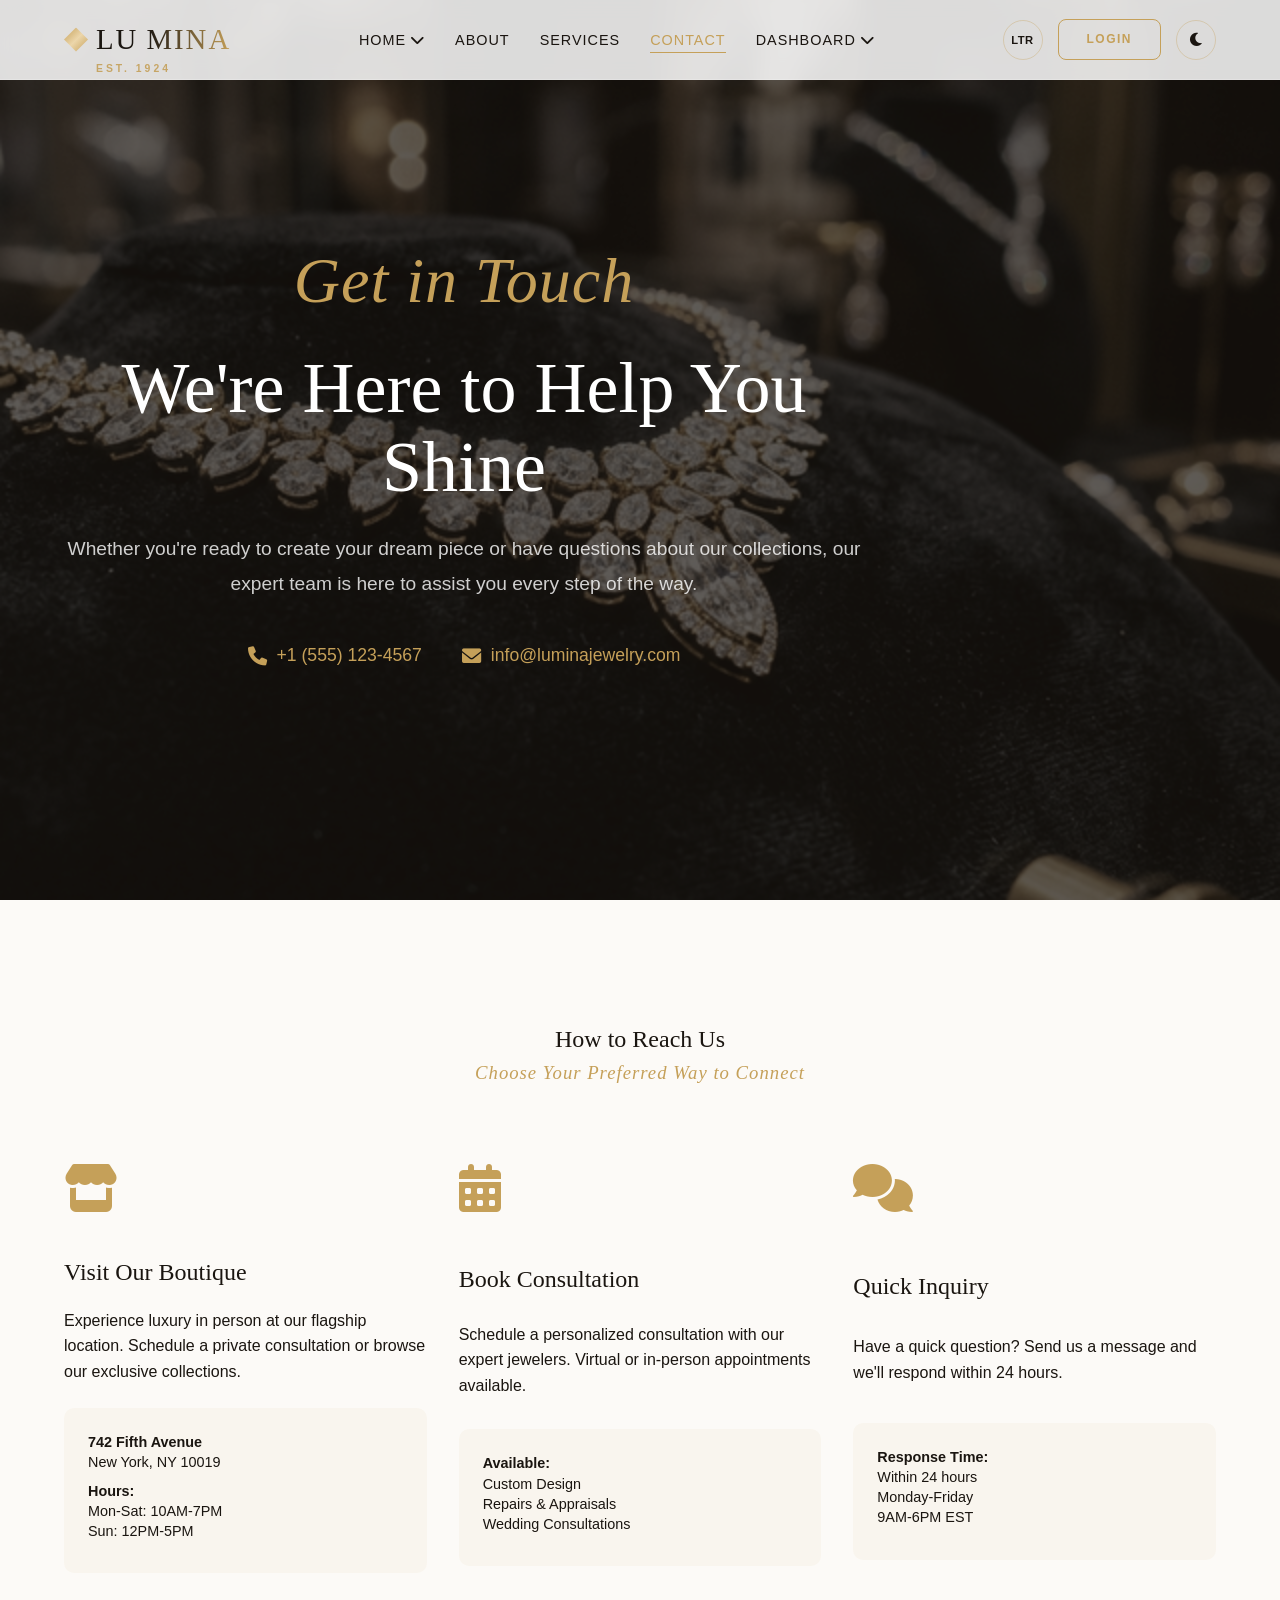
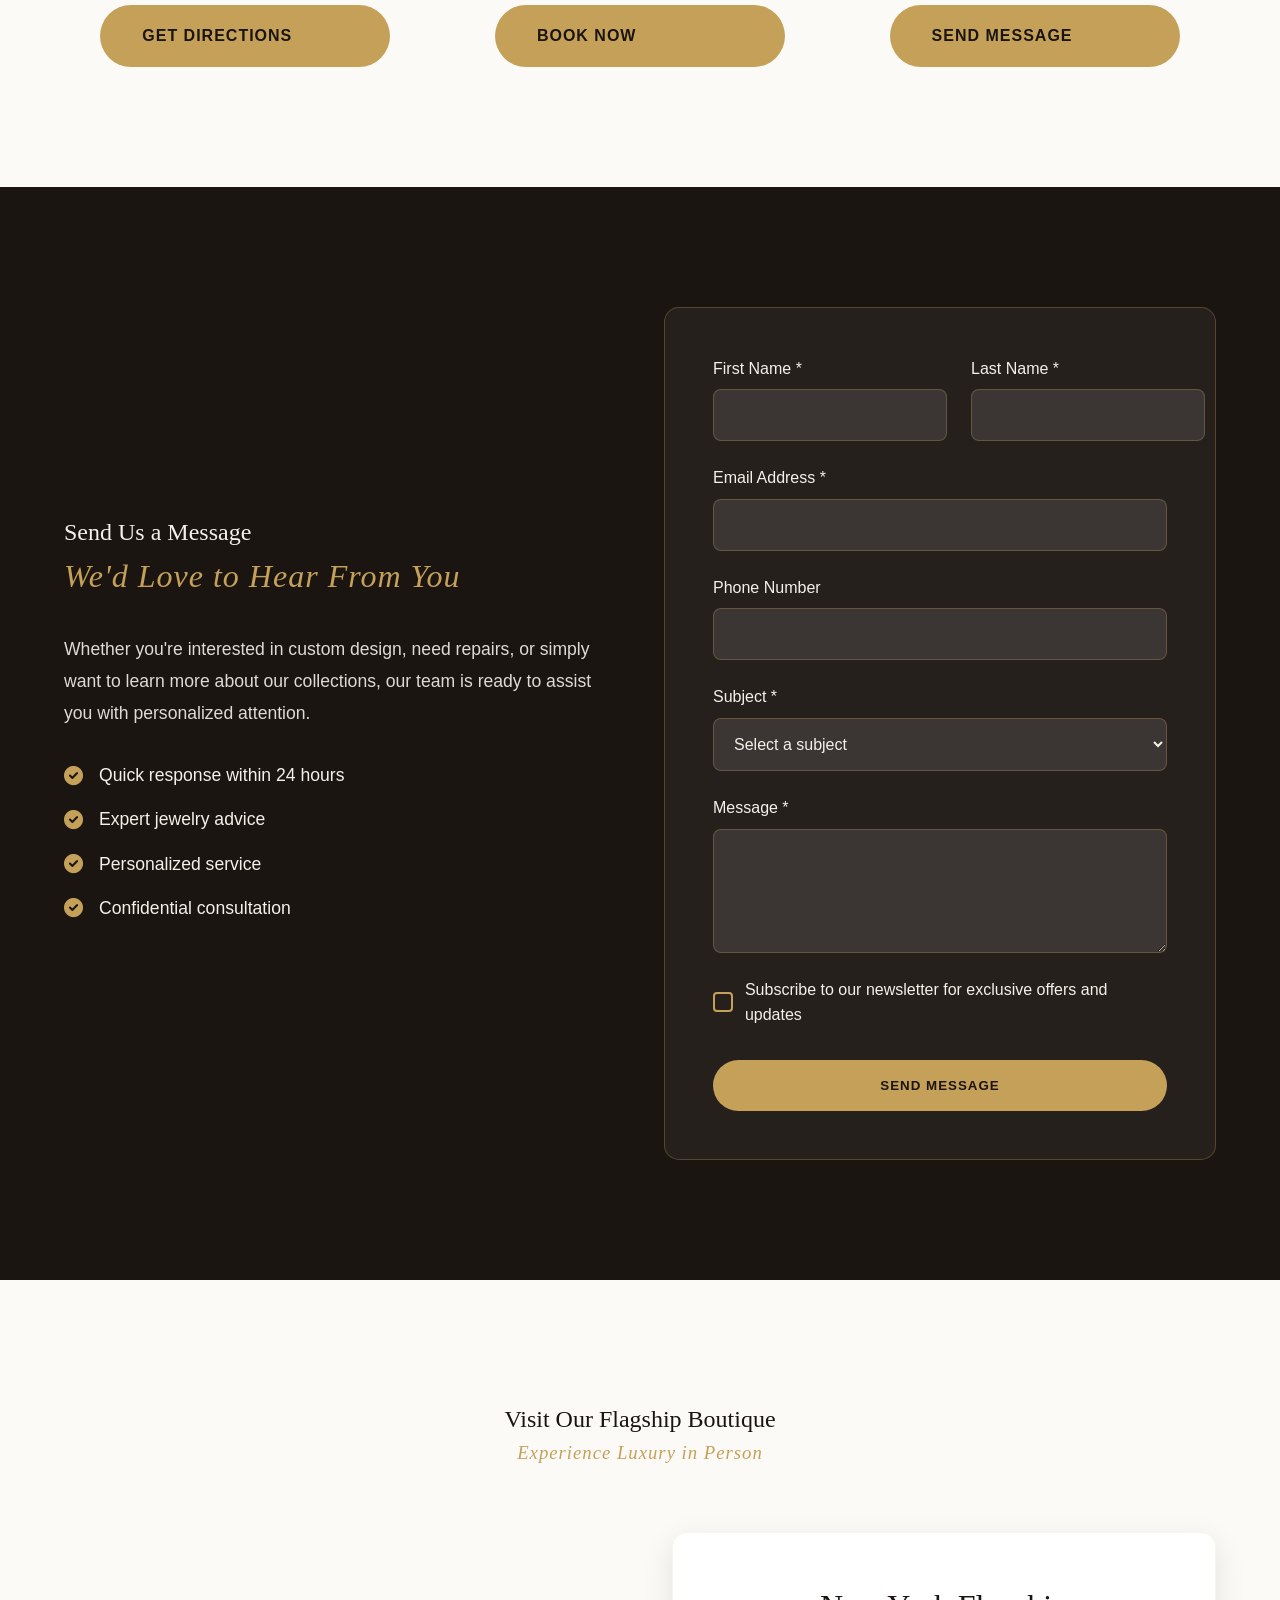
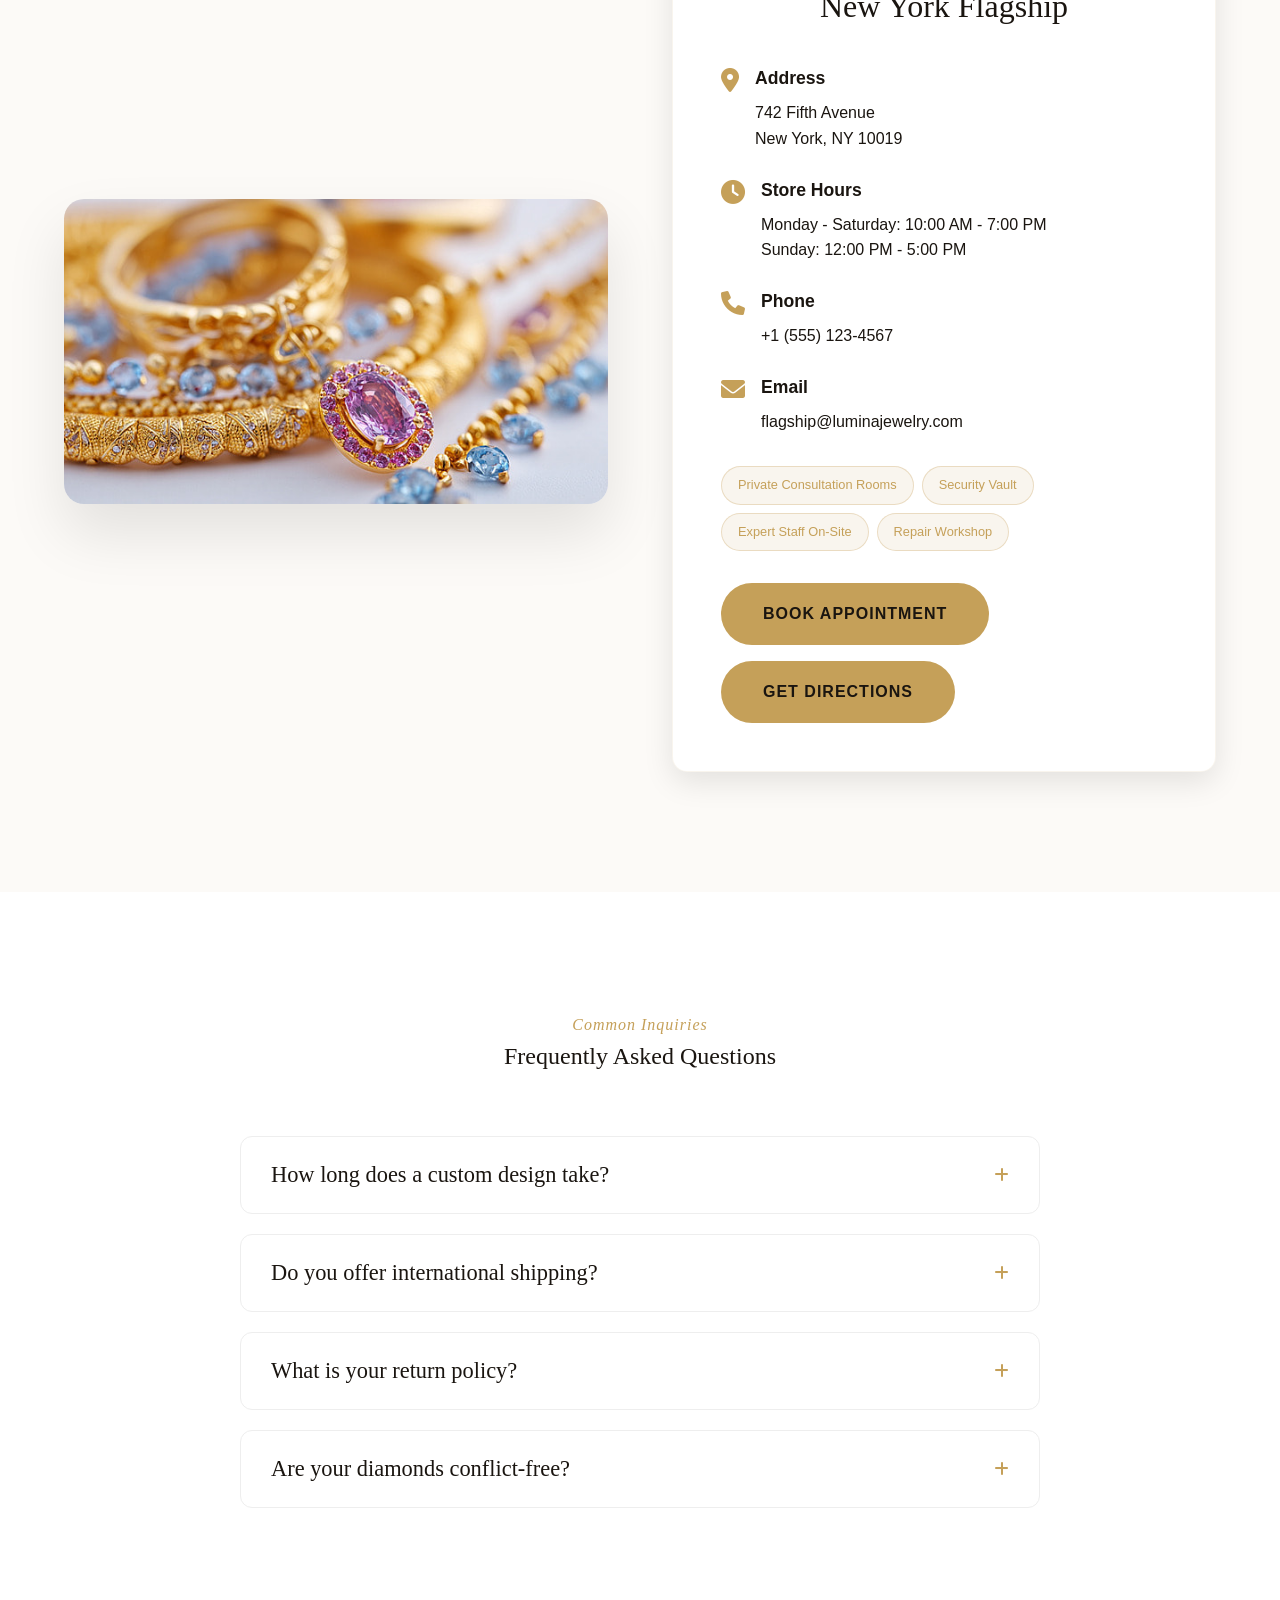
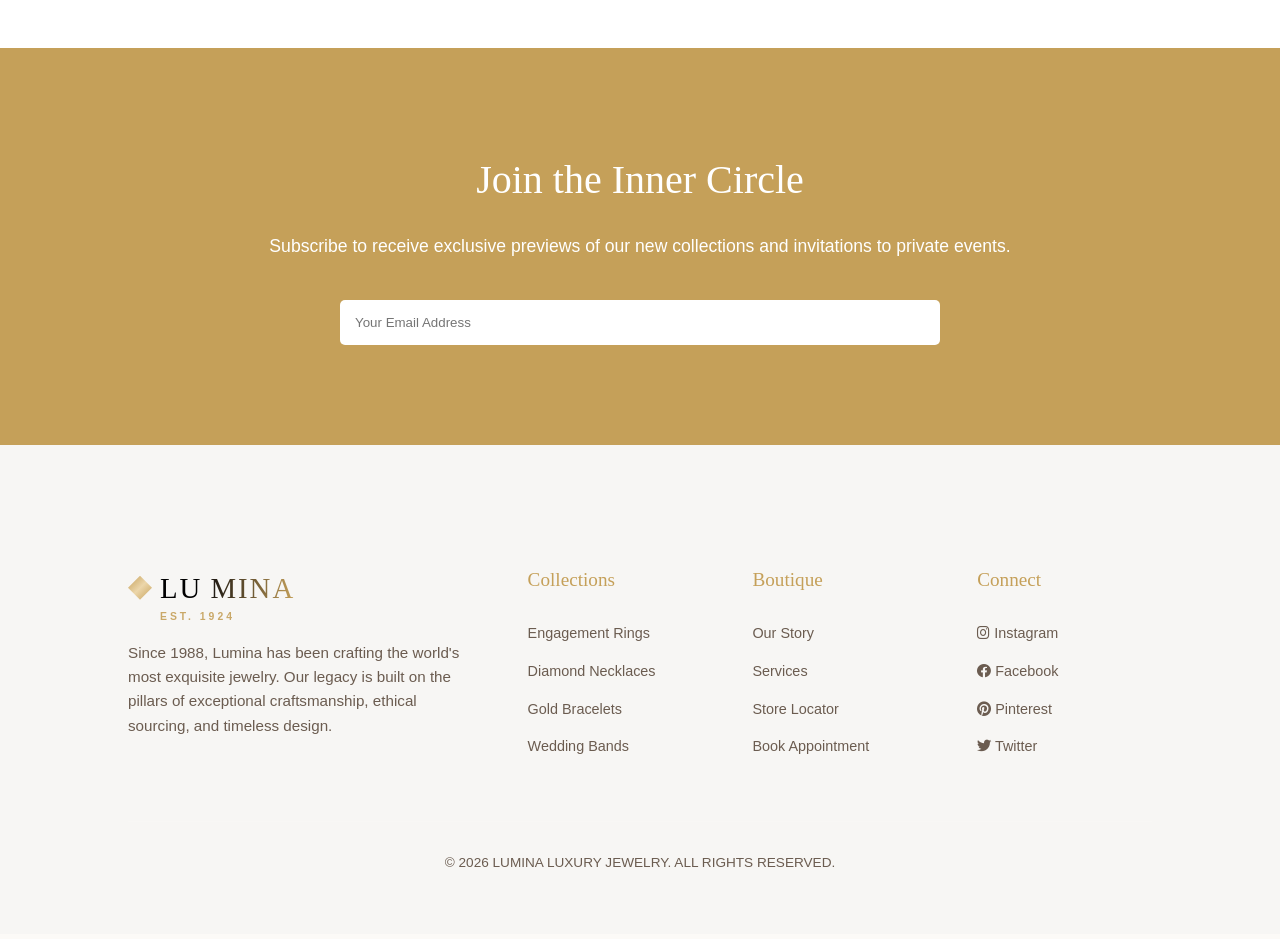
<file: contact.html>
<!DOCTYPE html>
<html lang="en" dir="ltr">

<head>
    <meta charset="UTF-8">
    <meta name="viewport" content="width=device-width, initial-scale=1.0">
    <title>Contact | LUMINA Luxury Jewelry</title>

    <!-- Favicon -->
    <link rel="icon" type="image/svg+xml" href="favicon.svg">
    <link rel="icon" type="image/png" sizes="32x32" href="favicon.png">
    <link rel="apple-touch-icon" sizes="180x180" href="favicon.png">

    <meta name="description"
        content="Contact LUMINA Luxury Jewelry. Visit our boutique, schedule a consultation, or reach out to our expert team.">
    <!-- CSS Links -->
    <link rel="stylesheet" href="css/style.css">
    <link rel="stylesheet" href="css/animations.css">
    <link rel="stylesheet" href="css/rtl.css">
    <link rel="stylesheet" href="css/mobile-nav.css">
    <link rel="stylesheet" href="css/contact.css">
    <link rel="stylesheet" href="css/contact-faq.css">
    <link rel="stylesheet" href="css/theme.css">

    <!-- Font Awesome for Icons -->
    <link rel="stylesheet" href="https://cdnjs.cloudflare.com/ajax/libs/font-awesome/6.0.0/css/all.min.css">
</head>

<body>

    <!-- Header -->
    <header id="main-header">
        <a href="home1.html" class="logo">LU<span>MINA</span></a>

        <nav>
            <ul>
                <li class="dropdown">
                    <a href="#" class="nav-link">Home <i class="fas fa-chevron-down"></i></a>
                    <ul class="dropdown-menu">
                        <li><a href="home1.html">Home 1</a></li>
                        <li><a href="home2.html">Home 2</a></li>
                    </ul>
                </li>
                <li><a href="about.html" class="nav-link">About</a></li>
                <li><a href="services.html" class="nav-link">Services</a></li>
                <li><a href="contact.html" class="nav-link active">Contact</a></li>
                <li class="dropdown">
                    <a href="#" class="nav-link">Dashboard <i class="fas fa-chevron-down"></i></a>
                    <ul class="dropdown-menu">
                        <li><a href="user-dashboard.html">User Dashboard</a></li>
                        <li><a href="admin-dashboard.html">Admin Dashboard</a></li>
                    </ul>
                </li>
                <li class="mobile-only">
                    <a href="login.html" class="nav-login-btn">Login</a>
                </li>
            </ul>
        </nav>

        <div class="header-utils">
            <div class="desktop-only">
                <button class="lang-toggle" title="Toggle RTL/LTR">LTR</button>
            </div>
            <a href="login.html" class="login-btn desktop-only">Login</a>
            <div class="mobile-globe">
                <button class="lang-toggle" title="Toggle RTL/LTR">LTR</button>
            </div>
            <button class="theme-toggle" id="theme-toggle" aria-label="Toggle dark/light mode" title="Toggle theme">
                <i class="fas fa-moon icon-moon"></i>
                <i class="fas fa-sun icon-sun"></i>
            </button>
            <button class="mobile-menu-toggle" id="menu-toggle" aria-label="Open navigation menu" aria-expanded="false">
                <span class="bar"></span>
                <span class="bar"></span>
                <span class="bar"></span>
            </button>
        </div>

    </header>

    <main>
        <!-- Section 1: Hero Banner -->
        <section class="contact-hero">
            <div class="hero-background"></div>
            <div class="container">
                <div class="hero-layout-centered">
                    <div class="hero-content text-center">
                        <span class="accent-font reveal-up">Get in Touch</span>
                        <h1 class="reveal-up">We're Here to Help You Shine</h1>
                        <p class="reveal-up">Whether you're ready to create your dream piece or have questions about
                            our collections, our expert team is here to assist you every step of the way.</p>
                        <div class="contact-info-row reveal-up">
                            <div class="info-item">
                                <i class="fas fa-phone"></i>
                                <span>+1 (555) 123-4567</span>
                            </div>
                            <div class="info-item">
                                <i class="fas fa-envelope"></i>
                                <span>info@luminajewelry.com</span>
                            </div>
                        </div>
                    </div>
                </div>
            </div>
        </section>

        <!-- Section 2: Contact Options -->
        <section class="contact-options">
            <div class="container">
                <h2 class="section-title text-center fade-in-up">How to Reach Us</h2>
                <h3 class="accent-font text-center fade-in-up">Choose Your Preferred Way to Connect</h3>
                <div class="options-grid">
                    <div class="option-card hover-lift">
                        <div class="option-icon">
                            <i class="fas fa-store"></i>
                        </div>
                        <h4>Visit Our Boutique</h4>
                        <p>Experience luxury in person at our flagship location. Schedule a private consultation or
                            browse our exclusive collections.</p>
                        <div class="option-details">
                            <p><strong>742 Fifth Avenue</strong><br>New York, NY 10019</p>
                            <p><strong>Hours:</strong><br>Mon-Sat: 10AM-7PM<br>Sun: 12PM-5PM</p>
                        </div>
                        <a href="#boutique" class="btn btn-primary">Get Directions</a>
                    </div>
                    <div class="option-card hover-lift">
                        <div class="option-icon">
                            <i class="fas fa-calendar-alt"></i>
                        </div>
                        <h4>Book Consultation</h4>
                        <p>Schedule a personalized consultation with our expert jewelers. Virtual or in-person
                            appointments available.</p>
                        <div class="option-details">
                            <p><strong>Available:</strong><br>Custom Design<br>Repairs & Appraisals<br>Wedding
                                Consultations</p>
                        </div>
                        <a href="#consultation" class="btn btn-primary">Book Now</a>
                    </div>
                    <div class="option-card hover-lift">
                        <div class="option-icon">
                            <i class="fas fa-comments"></i>
                        </div>
                        <h4>Quick Inquiry</h4>
                        <p>Have a quick question? Send us a message and we'll respond within 24 hours.</p>
                        <div class="option-details">
                            <p><strong>Response Time:</strong><br>Within 24 hours<br>Monday-Friday<br>9AM-6PM EST</p>
                        </div>
                        <a href="#inquiry" class="btn btn-primary">Send Message</a>
                    </div>
                </div>
            </div>
        </section>

        <!-- Section 3: Contact Form -->
        <section class="contact-form-section" id="inquiry">
            <div class="container">
                <div class="row">
                    <div class="col-md-6">
                        <div class="form-content fade-in-up">
                            <h2 class="section-title">Send Us a Message</h2>
                            <h3 class="accent-font">We'd Love to Hear From You</h3>
                            <p>Whether you're interested in custom design, need repairs, or simply want to learn more
                                about our collections, our team is ready to assist you with personalized attention.</p>
                            <div class="contact-features">
                                <div class="feature-item">
                                    <i class="fas fa-check-circle"></i>
                                    <span>Quick response within 24 hours</span>
                                </div>
                                <div class="feature-item">
                                    <i class="fas fa-check-circle"></i>
                                    <span>Expert jewelry advice</span>
                                </div>
                                <div class="feature-item">
                                    <i class="fas fa-check-circle"></i>
                                    <span>Personalized service</span>
                                </div>
                                <div class="feature-item">
                                    <i class="fas fa-check-circle"></i>
                                    <span>Confidential consultation</span>
                                </div>
                            </div>
                        </div>
                    </div>
                    <div class="col-md-6">
                        <div class="form-wrapper fade-in-right">
                            <form class="contact-form" id="contactForm">
                                <div class="form-row">
                                    <div class="form-group">
                                        <label for="firstName">First Name *</label>
                                        <input type="text" id="firstName" name="firstName" required>
                                    </div>
                                    <div class="form-group">
                                        <label for="lastName">Last Name *</label>
                                        <input type="text" id="lastName" name="lastName" required>
                                    </div>
                                </div>
                                <div class="form-group">
                                    <label for="email">Email Address *</label>
                                    <input type="email" id="email" name="email" required>
                                </div>
                                <div class="form-group">
                                    <label for="phone">Phone Number</label>
                                    <input type="tel" id="phone" name="phone">
                                </div>
                                <div class="form-group">
                                    <label for="subject">Subject *</label>
                                    <select id="subject" name="subject" required>
                                        <option value="">Select a subject</option>
                                        <option value="custom-design">Custom Design Inquiry</option>
                                        <option value="repair">Jewelry Repair</option>
                                        <option value="appraisal">Appraisal Service</option>
                                        <option value="wedding">Wedding & Engagement</option>
                                        <option value="general">General Question</option>
                                        <option value="feedback">Feedback</option>
                                    </select>
                                </div>
                                <div class="form-group">
                                    <label for="message">Message *</label>
                                    <textarea id="message" name="message" rows="5" required></textarea>
                                </div>
                                <div class="form-group checkbox-group">
                                    <label class="checkbox-label">
                                        <input type="checkbox" id="newsletter" name="newsletter">
                                        <span class="checkmark"></span>
                                        Subscribe to our newsletter for exclusive offers and updates
                                    </label>
                                </div>
                                <button type="submit" class="btn btn-primary">Send Message</button>
                            </form>
                        </div>
                    </div>
                </div>
            </div>
        </section>

        <!-- Section 4: Boutique Information -->
        <section class="boutique-section" id="boutique">
            <div class="container">
                <h2 class="section-title text-center fade-in-up">Visit Our Flagship Boutique</h2>
                <h3 class="accent-font text-center fade-in-up">Experience Luxury in Person</h3>
                <div class="boutique-showcase">
                    <div class="boutique-image fade-in-left">
                        <img src="assets/h8.jpg" alt="LUMINA Boutique">
                    </div>
                    <div class="boutique-info fade-in-right">
                        <div class="location-card">
                            <h4>New York Flagship</h4>
                            <div class="location-details">
                                <div class="detail-item">
                                    <i class="fas fa-map-marker-alt"></i>
                                    <div class="detail-content">
                                        <h5>Address</h5>
                                        <p>742 Fifth Avenue<br>New York, NY 10019</p>
                                    </div>
                                </div>
                                <div class="detail-item">
                                    <i class="fas fa-clock"></i>
                                    <div class="detail-content">
                                        <h5>Store Hours</h5>
                                        <p>Monday - Saturday: 10:00 AM - 7:00 PM<br>Sunday: 12:00 PM - 5:00 PM</p>
                                    </div>
                                </div>
                                <div class="detail-item">
                                    <i class="fas fa-phone"></i>
                                    <div class="detail-content">
                                        <h5>Phone</h5>
                                        <p>+1 (555) 123-4567</p>
                                    </div>
                                </div>
                                <div class="detail-item">
                                    <i class="fas fa-envelope"></i>
                                    <div class="detail-content">
                                        <h5>Email</h5>
                                        <p>flagship@luminajewelry.com</p>
                                    </div>
                                </div>
                            </div>
                            <div class="boutique-features">
                                <div class="feature-tag">Private Consultation Rooms</div>
                                <div class="feature-tag">Security Vault</div>
                                <div class="feature-tag">Expert Staff On-Site</div>
                                <div class="feature-tag">Repair Workshop</div>
                            </div>
                            <div class="boutique-actions">
                                <a href="#consultation" class="btn btn-primary">Book Appointment</a>
                                <a href="#" class="btn btn-primary">Get Directions</a>
                            </div>
                        </div>
                    </div>
                </div>
            </div>
        </section>

        <!-- Section 5: FAQ Section -->
        <section class="contact-faq-section">
            <div class="container">
                <div class="section-header text-center">
                    <span class="accent-font">Common Inquiries</span>
                    <h2>Frequently Asked Questions</h2>
                </div>
                
                <div class="accordion-container">
                    <div class="accordion-item">
                        <button class="accordion-header">
                            <span>How long does a custom design take?</span>
                            <i class="fas fa-plus"></i>
                        </button>
                        <div class="accordion-content">
                            <p>Typically, the process takes 4-6 weeks from the initial consultation to final delivery, depending on the complexity of the design and stone sourcing.</p>
                        </div>
                    </div>

                    <div class="accordion-item">
                        <button class="accordion-header">
                            <span>Do you offer international shipping?</span>
                            <i class="fas fa-plus"></i>
                        </button>
                        <div class="accordion-content">
                            <p>Yes, we offer fully insured international shipping to most countries worldwide via our premium logistics partners like Ferrari Group and Malca-Amit.</p>
                        </div>
                    </div>

                    <div class="accordion-item">
                        <button class="accordion-header">
                            <span>What is your return policy?</span>
                            <i class="fas fa-plus"></i>
                        </button>
                        <div class="accordion-content">
                            <p>We offer a 30-day return policy for all ready-to-wear collections in original condition. Custom pieces are non-refundable but include a lifetime craftsmanship guarantee.</p>
                        </div>
                    </div>

                    <div class="accordion-item">
                        <button class="accordion-header">
                            <span>Are your diamonds conflict-free?</span>
                            <i class="fas fa-plus"></i>
                        </button>
                        <div class="accordion-content">
                            <p>Absolutely. Every diamond in our collection is sourced through the Kimberley Process, ensuring they are 100% conflict-free and ethically mined.</p>
                        </div>
                    </div>
                </div>
            </div>
        </section>

        <!-- Section 6: Newsletter Section -->
        <section class="contact-newsletter" style="padding: 100px 0; background: var(--accent-gold); color: #fff; text-align: center;">
            <div class="container">
                <h2 style="font-size: 2.5rem; margin-bottom: 20px;">Join the Inner Circle</h2>
                <p style="margin-bottom: 40px; font-size: 1.1rem;">Subscribe to receive exclusive previews of our new collections and invitations to private events.</p>
                <form style="max-width: 600px; margin: 0 auto;">
                    <input type="email" placeholder="Your Email Address" style="width: 100%; padding: 15px; border: none; border-radius: 5px;">
                </form>
            </div>
        </section>

    </main>

    <!-- Footer -->
    <footer style="background: #0f0d0c; padding: 120px 10% 60px; color: white;">
        <div class="footer-grid">
            <div class="footer-brand">
                <a href="home1.html" class="logo">LU<span>MINA</span></a>
                <p>Since 1988, Lumina has been crafting the world's most exquisite jewelry. Our legacy is built on
                    the pillars of exceptional craftsmanship, ethical sourcing, and timeless design.</p>
            </div>
            <div class="footer-links">
                <h4>Collections</h4>
                <ul>
                    <li><a href="#">Engagement Rings</a></li>
                    <li><a href="#">Diamond Necklaces</a></li>
                    <li><a href="#">Gold Bracelets</a></li>
                    <li><a href="#">Wedding Bands</a></li>
                </ul>
            </div>
            <div class="footer-links">
                <h4>Boutique</h4>
                <ul>
                    <li><a href="about.html">Our Story</a></li>
                    <li><a href="services.html">Services</a></li>
                    <li><a href="contact.html">Store Locator</a></li>
                    <li><a href="#">Book Appointment</a></li>
                </ul>
            </div>
            <div class="footer-links">
                <h4>Connect</h4>
                <ul>
                    <li><a href="#"><i class="fab fa-instagram"></i> Instagram</a></li>
                    <li><a href="#"><i class="fab fa-facebook"></i> Facebook</a></li>
                    <li><a href="#"><i class="fab fa-pinterest"></i> Pinterest</a></li>
                    <li><a href="#"><i class="fab fa-twitter"></i> Twitter</a></li>
                </ul>
            </div>
        </div>
        <div class="footer-bottom">
            &copy; 2026 LUMINA LUXURY JEWELRY. ALL RIGHTS RESERVED.
        </div>
    </footer>

    <script src="js/script.js"></script>

</body>

</html>
</file>
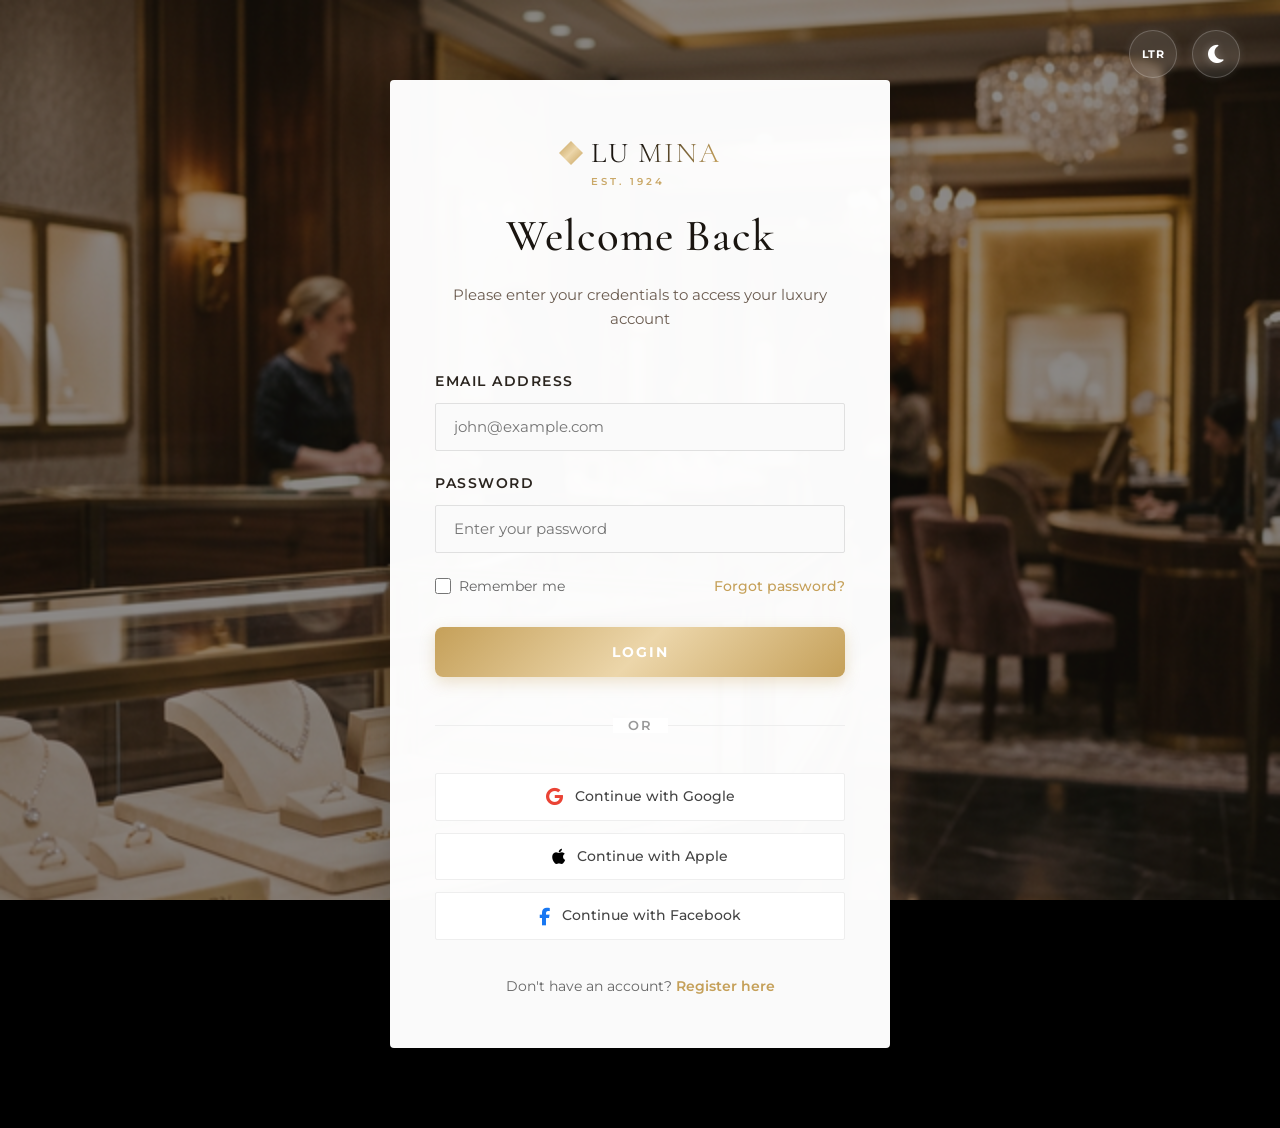
<file: login.html>
<!DOCTYPE html>
<html lang="en" dir="ltr" class="auth-active">

<head>
    <meta charset="UTF-8">
    <meta name="viewport" content="width=device-width, initial-scale=1.0">
    <title>Login | LUMINA Premium Jewelry</title>
    <!-- Fonts -->
    <link rel="preconnect" href="https://fonts.googleapis.com">
    <link rel="preconnect" href="https://fonts.gstatic.com" crossorigin>
    <!-- Favicon -->
    <link rel="icon" type="image/svg+xml" href="favicon.svg">
    <link rel="icon" type="image/png" sizes="32x32" href="favicon.png">
    <link rel="apple-touch-icon" sizes="180x180" href="favicon.png">
    <link
        href="https://fonts.googleapis.com/css2?family=Cormorant+Garamond:wght@400;500;600&family=Montserrat:wght@300;400;500;600;700&display=swap"
        rel="stylesheet">
    <!-- Font Awesome -->
    <link rel="stylesheet" href="https://cdnjs.cloudflare.com/ajax/libs/font-awesome/6.4.0/css/all.min.css">
    <!-- Custom CSS -->
    <link rel="stylesheet" href="css/style.css">
    <link rel="stylesheet" href="css/auth.css">
    <link rel="stylesheet" href="css/theme.css">
</head>

<body class="auth-active">

    <div class="auth-page">
        <!-- Background Layer -->
        <div class="auth-bg-image"></div>

        <!-- Top Utilities -->
        <div class="auth-header-utils">
            <button class="lang-toggle" title="Toggle RTL/LTR">LTR</button>
            <button class="theme-toggle" id="theme-toggle" aria-label="Toggle dark/light mode" title="Toggle theme">
                <i class="fas fa-moon icon-moon"></i>
                <i class="fas fa-sun icon-sun"></i>
            </button>
        </div>

        <div class="auth-card">
            <!-- Branding -->
            <div class="auth-brand">
                <div class="logo-wrapper">
                    <a href="home1.html" class="logo">LU<span>MINA</span></a>
                </div>
                <h1 class="auth-title">Welcome Back</h1>
                <p class="auth-subtitle">Please enter your credentials to access your luxury account</p>
            </div>

            <form action="user-dashboard.html" class="auth-form">
                <!-- Email Address -->
                <div class="auth-form-group">
                    <label for="email">Email Address</label>
                    <div class="auth-input-wrapper">
                        <input type="email" id="email" class="auth-input" placeholder="john@example.com" required>
                    </div>
                </div>

                <!-- Password -->
                <div class="auth-form-group">
                    <label for="password">Password</label>
                    <div class="auth-input-wrapper">
                        <input type="password" id="password" class="auth-input" placeholder="Enter your password"
                            required>
                    </div>
                </div>

                <!-- Remember me / Forgot password -->
                <div class="auth-form-row">
                    <label class="remember-me">
                        <input type="checkbox">
                        Remember me
                    </label>
                    <a href="#" class="forgot-link">Forgot password?</a>
                </div>

                <!-- Login Button -->
                <button type="submit" class="auth-btn-submit">LOGIN</button>

                <!-- Divider -->
                <div class="auth-divider">
                    <span>OR</span>
                </div>

                <!-- Social Logins -->
                <div class="auth-social-btns">
                    <a href="#" class="social-btn">
                        <i class="fab fa-google google-icon"></i>
                        Continue with Google
                    </a>
                    <a href="#" class="social-btn">
                        <i class="fab fa-apple apple-icon"></i>
                        Continue with Apple
                    </a>
                    <a href="#" class="social-btn">
                        <i class="fab fa-facebook-f fb-icon"></i>
                        Continue with Facebook
                    </a>
                </div>

                <!-- Register Link -->
                <div class="auth-footer">
                    Don't have an account? <a href="register.html">Register here</a>
                </div>
            </form>
        </div>
    </div>

    <!-- JS Scripts -->
    <script src="js/script.js"></script>
</body>

</html>
</file>
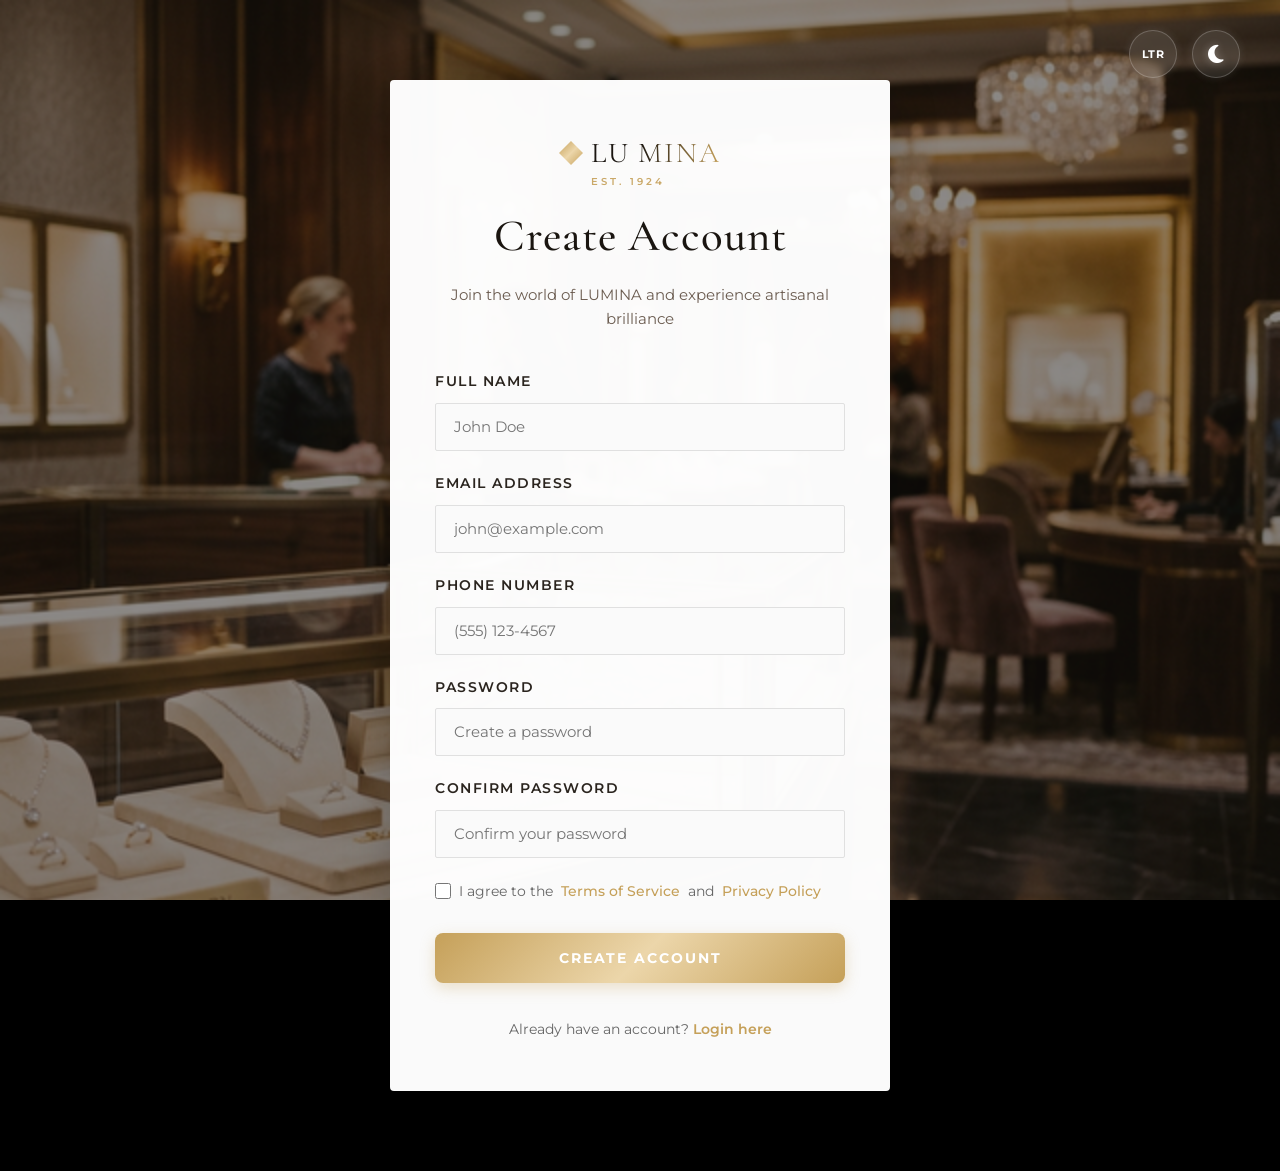
<file: register.html>
<!DOCTYPE html>
<html lang="en" dir="ltr" class="auth-active">

<head>
    <meta charset="UTF-8">
    <meta name="viewport" content="width=device-width, initial-scale=1.0">
    <title>Register | LUMINA Premium Jewelry</title>
    <!-- Fonts -->
    <link rel="preconnect" href="https://fonts.googleapis.com">
    <link rel="preconnect" href="https://fonts.gstatic.com" crossorigin>

    <!-- Favicon -->
    <link rel="icon" type="image/svg+xml" href="favicon.svg">
    <link rel="icon" type="image/png" sizes="32x32" href="favicon.png">
    <link rel="apple-touch-icon" sizes="180x180" href="favicon.png">

    <link
        href="https://fonts.googleapis.com/css2?family=Cormorant+Garamond:wght@400;500;600&family=Montserrat:wght@300;400;500;600;700&display=swap"
        rel="stylesheet">
    <!-- Font Awesome -->
    <link rel="stylesheet" href="https://cdnjs.cloudflare.com/ajax/libs/font-awesome/6.4.0/css/all.min.css">
    <!-- Custom CSS -->
    <link rel="stylesheet" href="css/style.css">
    <link rel="stylesheet" href="css/auth.css">
    <link rel="stylesheet" href="css/theme.css">
</head>

<body class="auth-active">

    <div class="auth-page">
        <!-- Background Layer -->
        <div class="auth-bg-image"></div>

        <!-- Top Utilities -->
        <div class="auth-header-utils">
            <button class="lang-toggle" title="Toggle RTL/LTR">LTR</button>
            <button class="theme-toggle" id="theme-toggle" aria-label="Toggle dark/light mode" title="Toggle theme">
                <i class="fas fa-moon icon-moon"></i>
                <i class="fas fa-sun icon-sun"></i>
            </button>
        </div>

        <div class="auth-card">
            <!-- Branding -->
            <div class="auth-brand">
                <div class="logo-wrapper">
                    <a href="home1.html" class="logo">LU<span>MINA</span></a>
                </div>
                <h1 class="auth-title">Create Account</h1>
                <p class="auth-subtitle">Join the world of LUMINA and experience artisanal brilliance</p>
            </div>

            <form action="user-dashboard.html" class="auth-form">
                <!-- Full Name -->
                <div class="auth-form-group">
                    <label for="name">Full Name</label>
                    <div class="auth-input-wrapper">
                        <input type="text" id="name" class="auth-input" placeholder="John Doe" required>
                    </div>
                </div>

                <!-- Email Address -->
                <div class="auth-form-group">
                    <label for="email">Email Address</label>
                    <div class="auth-input-wrapper">
                        <input type="email" id="email" class="auth-input" placeholder="john@example.com" required>
                    </div>
                </div>

                <!-- Phone Number -->
                <div class="auth-form-group">
                    <label for="phone">Phone Number</label>
                    <div class="auth-input-wrapper">
                        <input type="tel" id="phone" class="auth-input" placeholder="(555) 123-4567" required>
                    </div>
                </div>

                <!-- Password -->
                <div class="auth-form-group">
                    <label for="password">Password</label>
                    <div class="auth-input-wrapper">
                        <input type="password" id="password" class="auth-input" placeholder="Create a password"
                            required>
                    </div>
                </div>

                <!-- Confirm Password -->
                <div class="auth-form-group">
                    <label for="confirm-password">Confirm Password</label>
                    <div class="auth-input-wrapper">
                        <input type="password" id="confirm-password" class="auth-input"
                            placeholder="Confirm your password" required>
                    </div>
                </div>

                <!-- Terms -->
                <div class="auth-form-row">
                    <label class="remember-me">
                        <input type="checkbox" required>
                        I agree to the <a href="#" class="forgot-link">Terms of Service</a> and <a href="#"
                            class="forgot-link">Privacy Policy</a>
                    </label>
                </div>

                <!-- Create Button -->
                <button type="submit" class="auth-btn-submit">CREATE ACCOUNT</button>

                <!-- Login Link -->
                <div class="auth-footer">
                    Already have an account? <a href="login.html">Login here</a>
                </div>
            </form>
        </div>
    </div>

    <!-- JS Scripts -->
    <script src="js/script.js"></script>
</body>

</html>
</file>
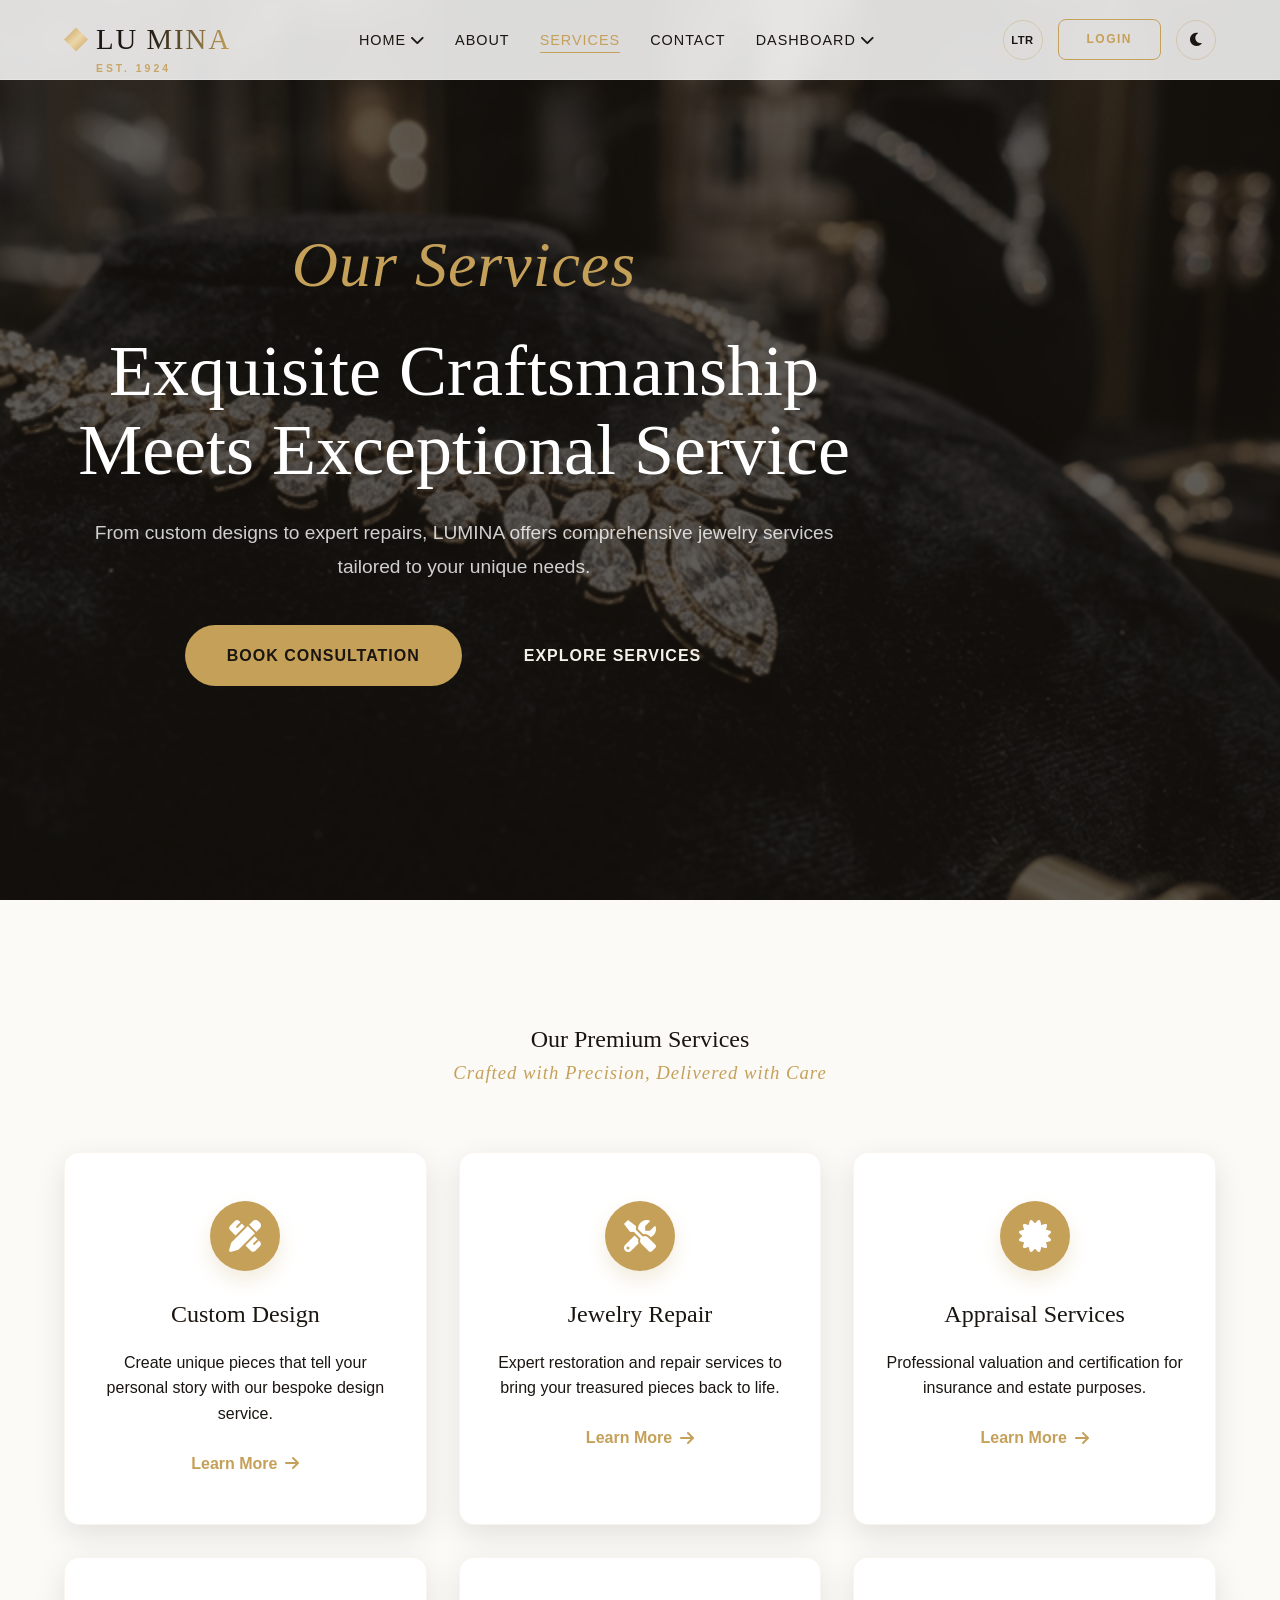
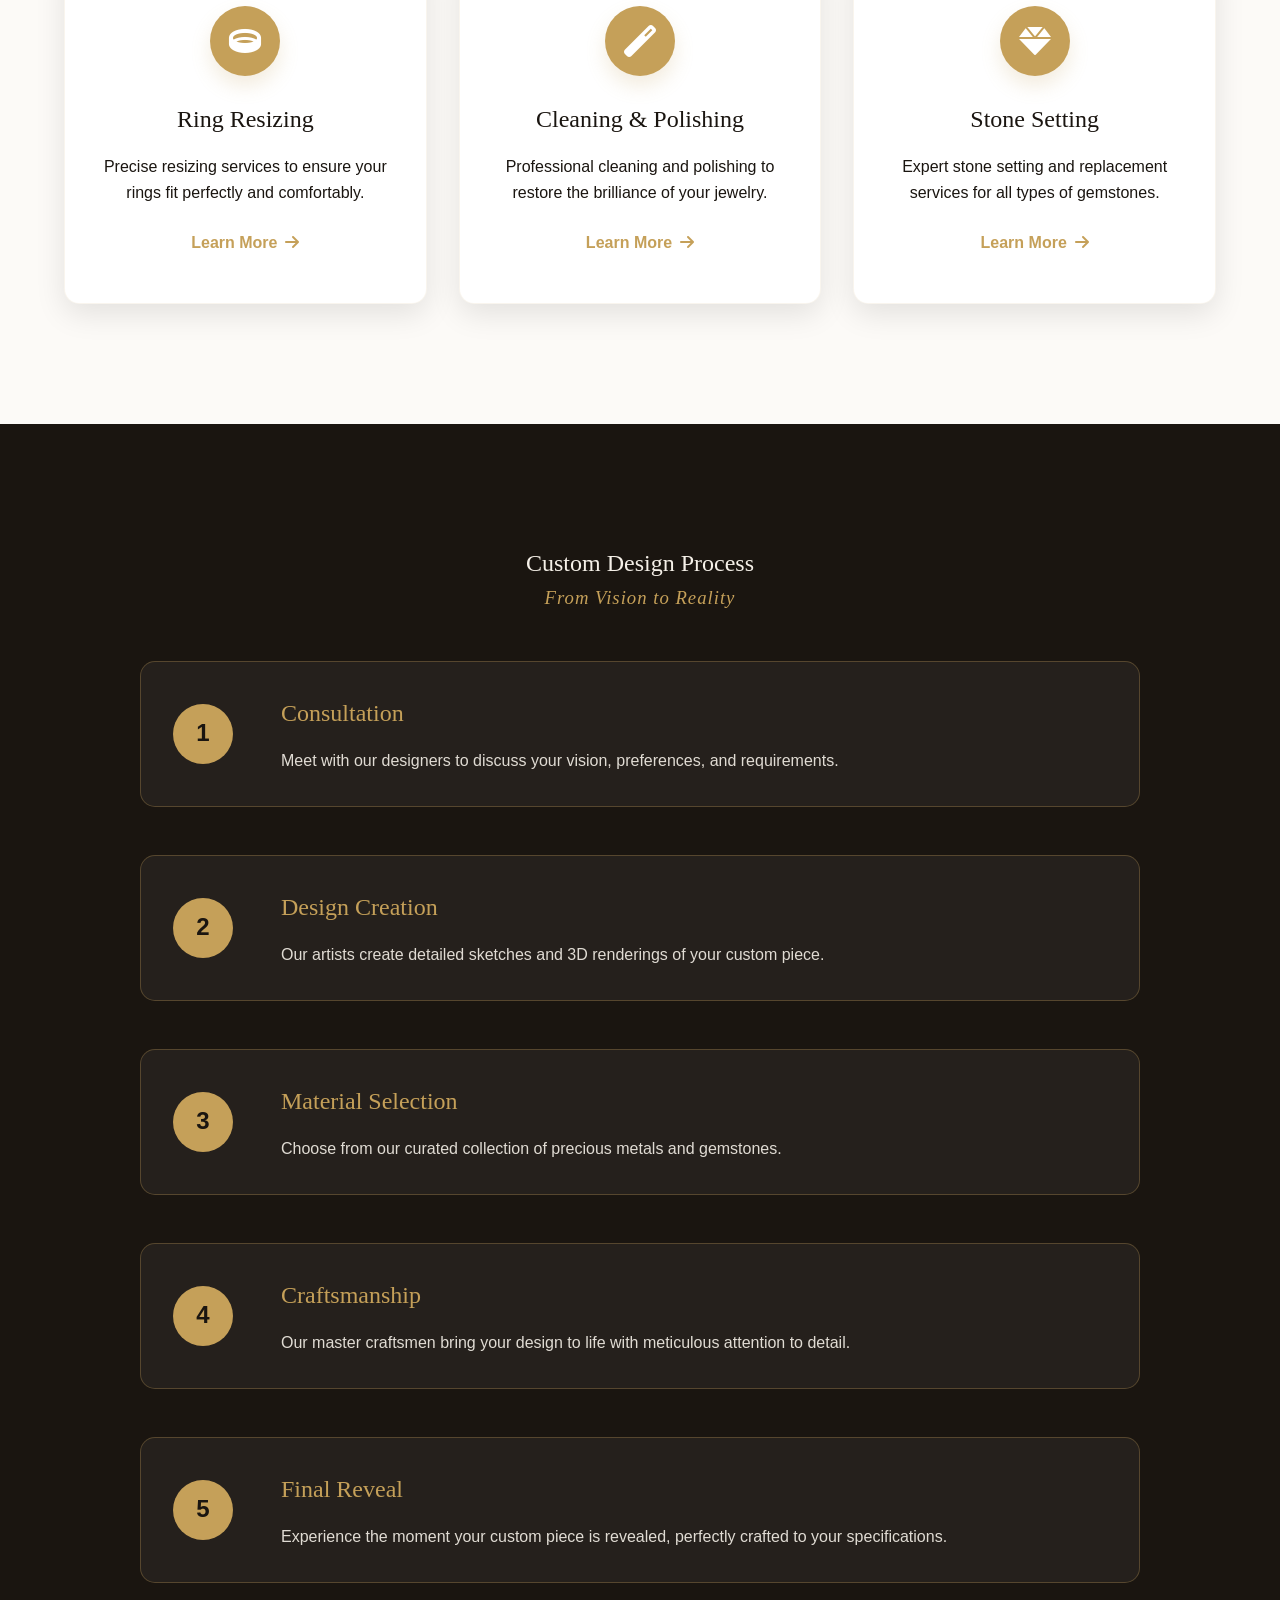
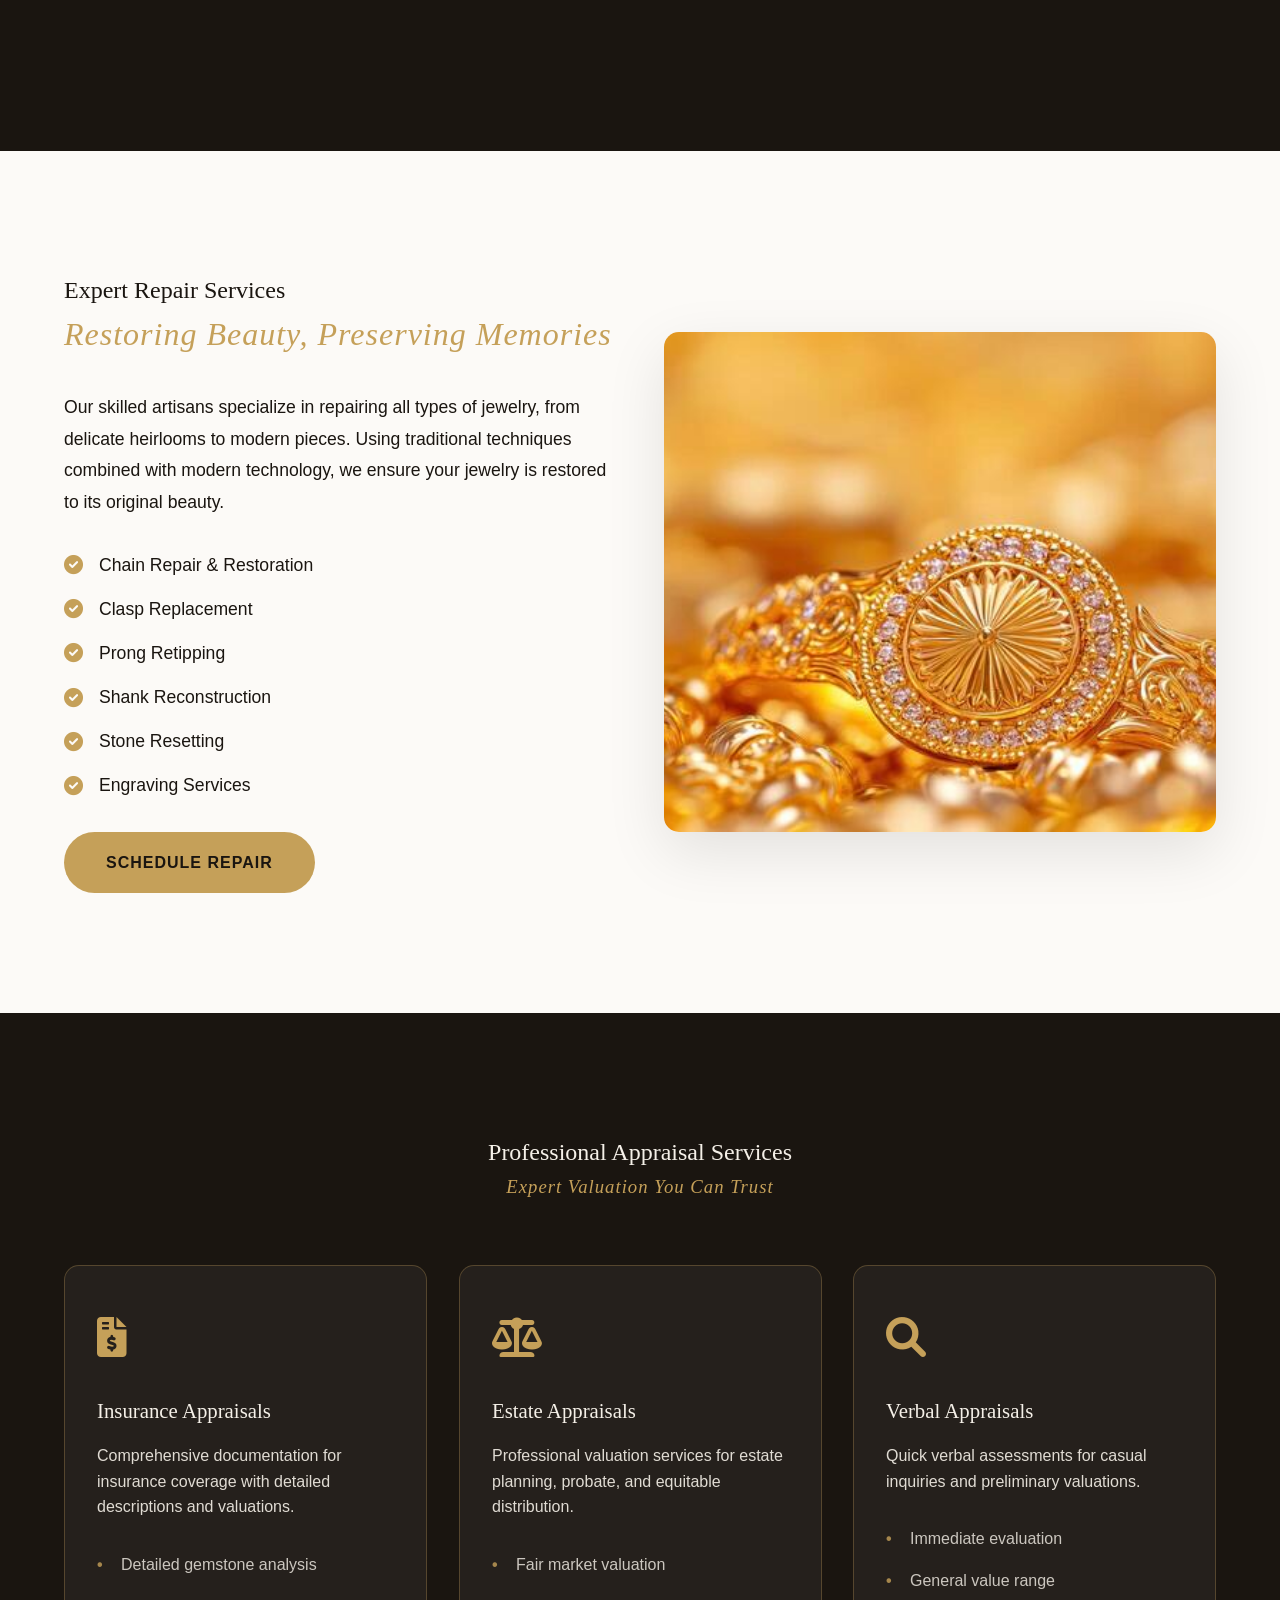
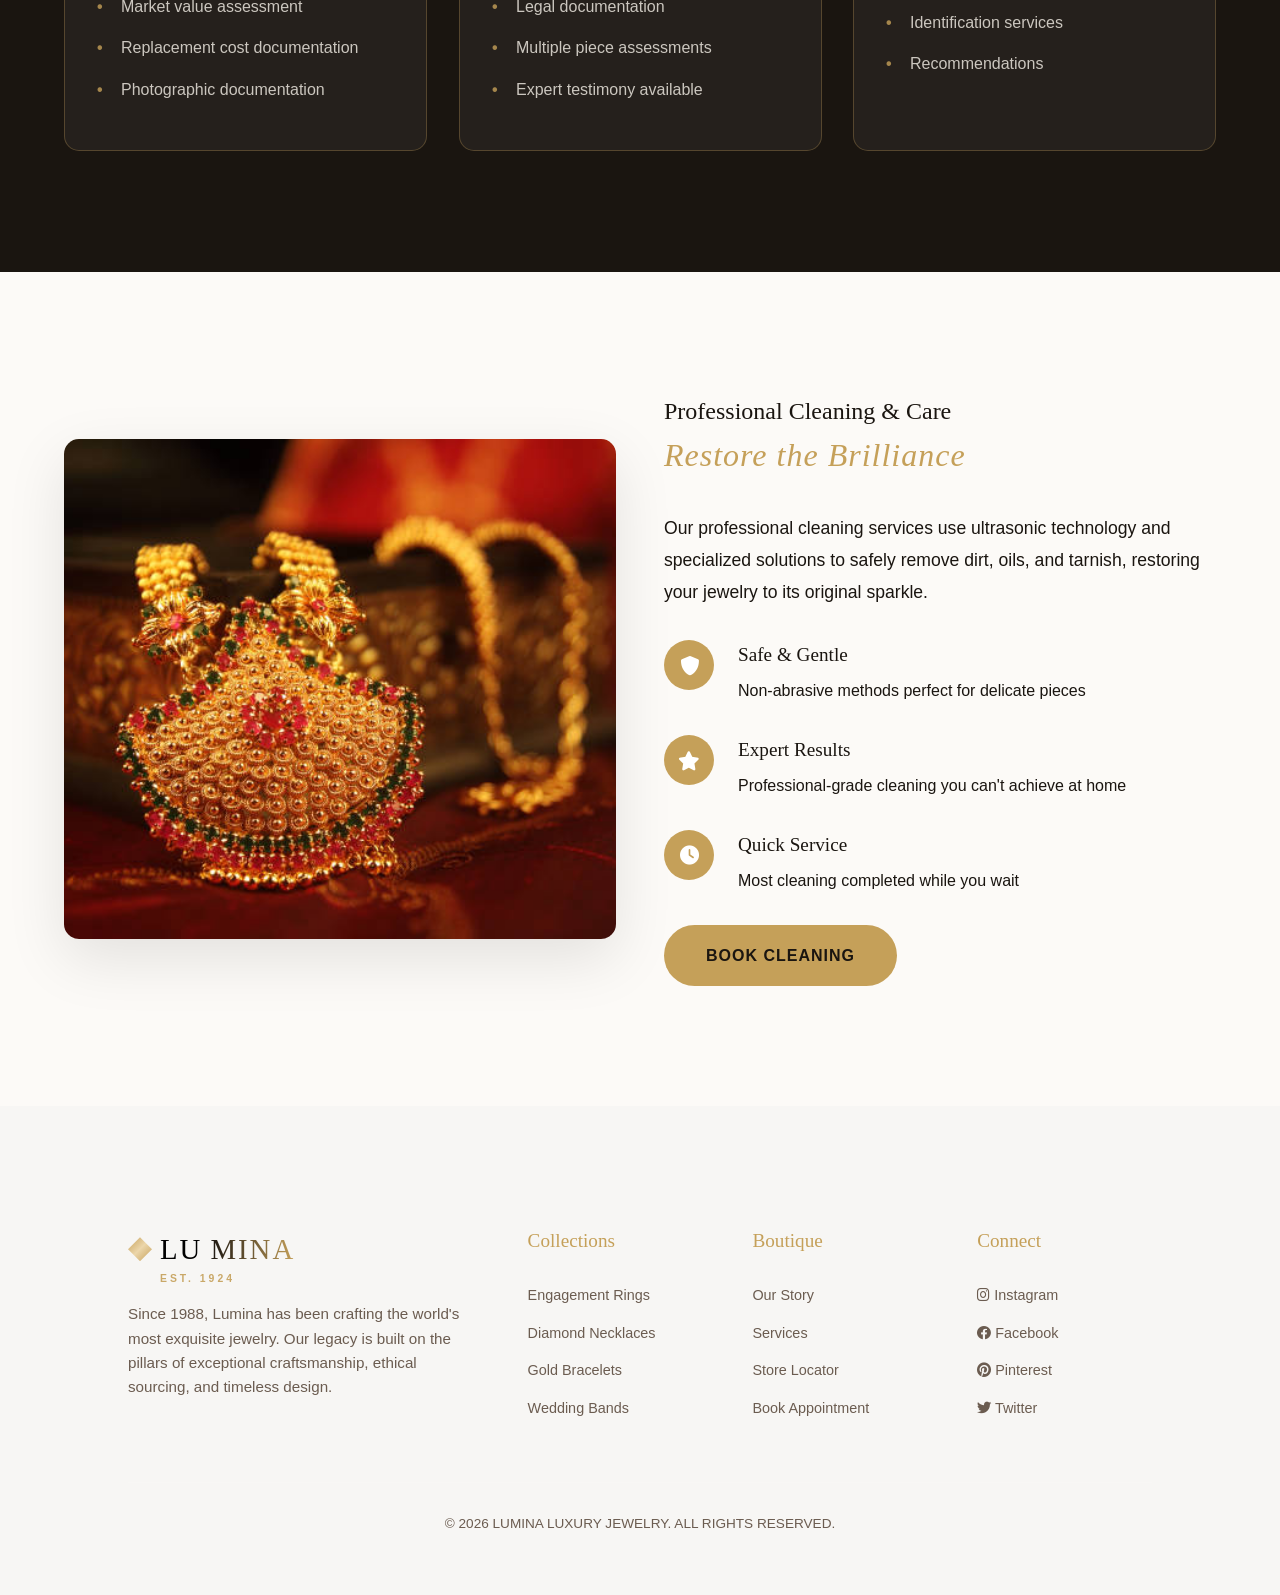
<file: services.html>
<!DOCTYPE html>
<html lang="en" dir="ltr">

<head>
    <meta charset="UTF-8">
    <meta name="viewport" content="width=device-width, initial-scale=1.0">
    <title>Services | LUMINA Luxury Jewelry</title>
    <meta name="description"
        content="Discover LUMINA's premium jewelry services including custom design, repairs, appraisals, and more.">

    <!-- Favicon -->
    <link rel="icon" type="image/svg+xml" href="favicon.svg">
    <link rel="icon" type="image/png" sizes="32x32" href="favicon.png">
    <link rel="apple-touch-icon" sizes="180x180" href="favicon.png">

    <!-- CSS Links -->
    <link rel="stylesheet" href="css/style.css">
    <link rel="stylesheet" href="css/animations.css">
    <link rel="stylesheet" href="css/rtl.css">
    <link rel="stylesheet" href="css/mobile-nav.css">
    <link rel="stylesheet" href="css/services.css">
    <link rel="stylesheet" href="css/theme.css">

    <!-- Font Awesome for Icons -->
    <link rel="stylesheet" href="https://cdnjs.cloudflare.com/ajax/libs/font-awesome/6.0.0/css/all.min.css">
</head>

<body>

    <!-- Header -->
    <header id="main-header">
        <a href="home1.html" class="logo">LU<span>MINA</span></a>

        <nav>
            <ul>
                <li class="dropdown">
                    <a href="#" class="nav-link">Home <i class="fas fa-chevron-down"></i></a>
                    <ul class="dropdown-menu">
                        <li><a href="home1.html">Home 1</a></li>
                        <li><a href="home2.html">Home 2</a></li>
                    </ul>
                </li>
                <li><a href="about.html" class="nav-link">About</a></li>
                <li><a href="services.html" class="nav-link active">Services</a></li>
                <li><a href="contact.html" class="nav-link">Contact</a></li>
                <li class="dropdown">
                    <a href="#" class="nav-link">Dashboard <i class="fas fa-chevron-down"></i></a>
                    <ul class="dropdown-menu">
                        <li><a href="user-dashboard.html">User Dashboard</a></li>
                        <li><a href="admin-dashboard.html">Admin Dashboard</a></li>
                    </ul>
                </li>
                <li class="mobile-only">
                    <a href="login.html" class="nav-login-btn">Login</a>
                </li>
            </ul>
        </nav>

        <div class="header-utils">
            <div class="desktop-only">
                <button class="lang-toggle" title="Toggle RTL/LTR">LTR</button>
            </div>
            <a href="login.html" class="login-btn desktop-only">Login</a>
            <div class="mobile-globe">
                <button class="lang-toggle" title="Toggle RTL/LTR">LTR</button>
            </div>
            <button class="theme-toggle" id="theme-toggle" aria-label="Toggle dark/light mode" title="Toggle theme">
                <i class="fas fa-moon icon-moon"></i>
                <i class="fas fa-sun icon-sun"></i>
            </button>
            <button class="mobile-menu-toggle" id="menu-toggle" aria-label="Open navigation menu" aria-expanded="false">
                <span class="bar"></span>
                <span class="bar"></span>
                <span class="bar"></span>
            </button>
        </div>

    </header>

    <main>
        <!-- Section 1: Hero Banner -->
        <section class="services-hero">
            <div class="hero-background"></div>
            <div class="container">
                <div class="hero-layout-centered">
                    <div class="hero-content text-center">
                        <span class="accent-font reveal-up">Our Services</span>
                        <h1 class="reveal-up">Exquisite Craftsmanship Meets Exceptional Service</h1>
                        <p class="reveal-up">From custom designs to expert repairs, LUMINA offers comprehensive jewelry
                            services tailored to your unique needs.</p>
                        <div class="hero-buttons-centered reveal-up">
                            <a href="#consultation" class="btn btn-primary">Book Consultation</a>
                            <a href="#services" class="btn btn-outline">Explore Services</a>
                        </div>
                    </div>
                </div>
            </div>
        </section>

        <!-- Section 2: Services Overview -->
        <section class="services-overview">
            <div class="container">
                <h2 class="section-title text-center fade-in-up">Our Premium Services</h2>
                <h3 class="accent-font text-center fade-in-up">Crafted with Precision, Delivered with Care</h3>
                <div class="services-grid">
                    <div class="service-card hover-lift">
                        <div class="service-icon">
                            <i class="fas fa-pencil-ruler"></i>
                        </div>
                        <h4>Custom Design</h4>
                        <p>Create unique pieces that tell your personal story with our bespoke design service.</p>
                        <a href="#" class="service-link">Learn More <i class="fas fa-arrow-right"></i></a>
                    </div>
                    <div class="service-card hover-lift">
                        <div class="service-icon">
                            <i class="fas fa-tools"></i>
                        </div>
                        <h4>Jewelry Repair</h4>
                        <p>Expert restoration and repair services to bring your treasured pieces back to life.</p>
                        <a href="#" class="service-link">Learn More <i class="fas fa-arrow-right"></i></a>
                    </div>
                    <div class="service-card hover-lift">
                        <div class="service-icon">
                            <i class="fas fa-certificate"></i>
                        </div>
                        <h4>Appraisal Services</h4>
                        <p>Professional valuation and certification for insurance and estate purposes.</p>
                        <a href="#" class="service-link">Learn More <i class="fas fa-arrow-right"></i></a>
                    </div>
                    <div class="service-card hover-lift">
                        <div class="service-icon">
                            <i class="fas fa-ring"></i>
                        </div>
                        <h4>Ring Resizing</h4>
                        <p>Precise resizing services to ensure your rings fit perfectly and comfortably.</p>
                        <a href="#" class="service-link">Learn More <i class="fas fa-arrow-right"></i></a>
                    </div>
                    <div class="service-card hover-lift">
                        <div class="service-icon">
                            <i class="fas fa-magic"></i>
                        </div>
                        <h4>Cleaning & Polishing</h4>
                        <p>Professional cleaning and polishing to restore the brilliance of your jewelry.</p>
                        <a href="#" class="service-link">Learn More <i class="fas fa-arrow-right"></i></a>
                    </div>
                    <div class="service-card hover-lift">
                        <div class="service-icon">
                            <i class="fas fa-gem"></i>
                        </div>
                        <h4>Stone Setting</h4>
                        <p>Expert stone setting and replacement services for all types of gemstones.</p>
                        <a href="#" class="service-link">Learn More <i class="fas fa-arrow-right"></i></a>
                    </div>
                </div>
            </div>
        </section>

        <!-- Section 3: Custom Design Process -->
        <section class="design-process">
            <div class="container">
                <h2 class="section-title text-center fade-in-up">Custom Design Process</h2>
                <h3 class="accent-font text-center fade-in-up">From Vision to Reality</h3>
                <div class="process-timeline">
                    <div class="process-step slide-in-left">
                        <div class="step-number">1</div>
                        <div class="step-content">
                            <h4>Consultation</h4>
                            <p>Meet with our designers to discuss your vision, preferences, and requirements.</p>
                        </div>
                    </div>
                    <div class="process-step slide-in-right">
                        <div class="step-number">2</div>
                        <div class="step-content">
                            <h4>Design Creation</h4>
                            <p>Our artists create detailed sketches and 3D renderings of your custom piece.</p>
                        </div>
                    </div>
                    <div class="process-step slide-in-left">
                        <div class="step-number">3</div>
                        <div class="step-content">
                            <h4>Material Selection</h4>
                            <p>Choose from our curated collection of precious metals and gemstones.</p>
                        </div>
                    </div>
                    <div class="process-step slide-in-right">
                        <div class="step-number">4</div>
                        <div class="step-content">
                            <h4>Craftsmanship</h4>
                            <p>Our master craftsmen bring your design to life with meticulous attention to detail.</p>
                        </div>
                    </div>
                    <div class="process-step slide-in-left">
                        <div class="step-number">5</div>
                        <div class="step-content">
                            <h4>Final Reveal</h4>
                            <p>Experience the moment your custom piece is revealed, perfectly crafted to your
                                specifications.</p>
                        </div>
                    </div>
                </div>
            </div>
        </section>

        <!-- Section 4: Repair Services -->
        <section class="repair-services">
            <div class="container">
                <div class="row">
                    <div class="col-md-6">
                        <div class="repair-content fade-in-up">
                            <h2 class="section-title">Expert Repair Services</h2>
                            <h3 class="accent-font">Restoring Beauty, Preserving Memories</h3>
                            <p>Our skilled artisans specialize in repairing all types of jewelry, from delicate
                                heirlooms to modern pieces. Using traditional techniques combined with modern
                                technology, we ensure your jewelry is restored to its original beauty.</p>
                            <div class="repair-types">
                                <div class="repair-type">
                                    <i class="fas fa-check-circle"></i>
                                    <span>Chain Repair & Restoration</span>
                                </div>
                                <div class="repair-type">
                                    <i class="fas fa-check-circle"></i>
                                    <span>Clasp Replacement</span>
                                </div>
                                <div class="repair-type">
                                    <i class="fas fa-check-circle"></i>
                                    <span>Prong Retipping</span>
                                </div>
                                <div class="repair-type">
                                    <i class="fas fa-check-circle"></i>
                                    <span>Shank Reconstruction</span>
                                </div>
                                <div class="repair-type">
                                    <i class="fas fa-check-circle"></i>
                                    <span>Stone Resetting</span>
                                </div>
                                <div class="repair-type">
                                    <i class="fas fa-check-circle"></i>
                                    <span>Engraving Services</span>
                                </div>
                            </div>
                            <a href="#consultation" class="btn btn-primary">Schedule Repair</a>
                        </div>
                    </div>
                    <div class="col-md-6">
                        <div class="repair-image fade-in-right">
                            <img src="assets/h2.jpeg" alt="Jewelry Repair">
                        </div>
                    </div>
                </div>
            </div>
        </section>

        <!-- Section 5: Appraisal Services -->
        <section class="appraisal-services">
            <div class="container">
                <h2 class="section-title text-center fade-in-up">Professional Appraisal Services</h2>
                <h3 class="accent-font text-center fade-in-up">Expert Valuation You Can Trust</h3>
                <div class="appraisal-grid">
                    <div class="appraisal-card scale-in">
                        <div class="card-icon">
                            <i class="fas fa-file-invoice-dollar"></i>
                        </div>
                        <h4>Insurance Appraisals</h4>
                        <p>Comprehensive documentation for insurance coverage with detailed descriptions and valuations.
                        </p>
                        <ul class="appraisal-features">
                            <li>Detailed gemstone analysis</li>
                            <li>Market value assessment</li>
                            <li>Replacement cost documentation</li>
                            <li>Photographic documentation</li>
                        </ul>
                    </div>
                    <div class="appraisal-card scale-in">
                        <div class="card-icon">
                            <i class="fas fa-balance-scale"></i>
                        </div>
                        <h4>Estate Appraisals</h4>
                        <p>Professional valuation services for estate planning, probate, and equitable distribution.</p>
                        <ul class="appraisal-features">
                            <li>Fair market valuation</li>
                            <li>Legal documentation</li>
                            <li>Multiple piece assessments</li>
                            <li>Expert testimony available</li>
                        </ul>
                    </div>
                    <div class="appraisal-card scale-in">
                        <div class="card-icon">
                            <i class="fas fa-search"></i>
                        </div>
                        <h4>Verbal Appraisals</h4>
                        <p>Quick verbal assessments for casual inquiries and preliminary valuations.</p>
                        <ul class="appraisal-features">
                            <li>Immediate evaluation</li>
                            <li>General value range</li>
                            <li>Identification services</li>
                            <li>Recommendations</li>
                        </ul>
                    </div>
                </div>
            </div>
        </section>

        <!-- Section 6: Cleaning & Care -->
        <section class="cleaning-services">
            <div class="container">
                <div class="row">
                    <div class="col-md-6">
                        <div class="cleaning-image fade-in-left">
                            <img src="assets/h3.jpg" alt="Jewelry Cleaning">
                        </div>
                    </div>
                    <div class="col-md-6">
                        <div class="cleaning-content fade-in-up">
                            <h2 class="section-title">Professional Cleaning & Care</h2>
                            <h3 class="accent-font">Restore the Brilliance</h3>
                            <p>Our professional cleaning services use ultrasonic technology and specialized solutions to
                                safely remove dirt, oils, and tarnish, restoring your jewelry to its original sparkle.
                            </p>
                            <div class="cleaning-benefits">
                                <div class="benefit-item">
                                    <div class="benefit-icon">
                                        <i class="fas fa-shield-alt"></i>
                                    </div>
                                    <div class="benefit-text">
                                        <h4>Safe & Gentle</h4>
                                        <p>Non-abrasive methods perfect for delicate pieces</p>
                                    </div>
                                </div>
                                <div class="benefit-item">
                                    <div class="benefit-icon">
                                        <i class="fas fa-star"></i>
                                    </div>
                                    <div class="benefit-text">
                                        <h4>Expert Results</h4>
                                        <p>Professional-grade cleaning you can't achieve at home</p>
                                    </div>
                                </div>
                                <div class="benefit-item">
                                    <div class="benefit-icon">
                                        <i class="fas fa-clock"></i>
                                    </div>
                                    <div class="benefit-text">
                                        <h4>Quick Service</h4>
                                        <p>Most cleaning completed while you wait</p>
                                    </div>
                                </div>
                            </div>
                            <a href="#consultation" class="btn btn-primary">Book Cleaning</a>
                        </div>
                    </div>
                </div>
            </div>
        </section>

    </main>

    <!-- Footer -->
    <footer style="background: #0f0d0c; padding: 120px 10% 60px; color: white;">
        <div class="footer-grid">
            <div class="footer-brand">
                <a href="home1.html" class="logo">LU<span>MINA</span></a>
                <p>Since 1988, Lumina has been crafting the world's most exquisite jewelry. Our legacy is built on
                    the pillars of exceptional craftsmanship, ethical sourcing, and timeless design.</p>
            </div>
            <div class="footer-links">
                <h4>Collections</h4>
                <ul>
                    <li><a href="#">Engagement Rings</a></li>
                    <li><a href="#">Diamond Necklaces</a></li>
                    <li><a href="#">Gold Bracelets</a></li>
                    <li><a href="#">Wedding Bands</a></li>
                </ul>
            </div>
            <div class="footer-links">
                <h4>Boutique</h4>
                <ul>
                    <li><a href="about.html">Our Story</a></li>
                    <li><a href="services.html">Services</a></li>
                    <li><a href="contact.html">Store Locator</a></li>
                    <li><a href="#">Book Appointment</a></li>
                </ul>
            </div>
            <div class="footer-links">
                <h4>Connect</h4>
                <ul>
                    <li><a href="#"><i class="fab fa-instagram"></i> Instagram</a></li>
                    <li><a href="#"><i class="fab fa-facebook"></i> Facebook</a></li>
                    <li><a href="#"><i class="fab fa-pinterest"></i> Pinterest</a></li>
                    <li><a href="#"><i class="fab fa-twitter"></i> Twitter</a></li>
                </ul>
            </div>
        </div>
        <div class="footer-bottom">
            &copy; 2026 LUMINA LUXURY JEWELRY. ALL RIGHTS RESERVED.
        </div>
    </footer>

    <script src="js/script.js"></script>
</body>

</html>
</file>
<file: css/style.css>
footer {
    background-color: #f7f6f4 !important;
    /* Match header background */
}



/* 
   Jewelry Store - Premium Design System
   Colors: Gold, Ivory, Deep Dark, Rose Gold
   Fonts: Cormorant Garamond (Serif), Montserrat (Sans), Great Vibes (Signature)
*/

@import url('https://fonts.googleapis.com/css2?family=Cormorant+Garamond:ital,wght@0,300;0,400;0,500;0,600;0,700;1,400&family=Great+Vibes&family=Montserrat:wght@200;300;400;500;600&display=swap');

/* Import About Page Styles */
@import url('about.css');

:root {
    --primary-bg: #fcfaf7; /* Slightly more vibrant ivory */
    --secondary-bg: #1a1510;
    --accent-gold: #c5a059;
    --accent-gold-light: #e6c98c;
    --text-dark: #1a1510; /* Shared Hero Centered Layout */
.hero-layout-centered {
    display: flex;
    justify-content: center;
    align-items: center;
    min-height: 70vh;
    padding: 100px 0;
    position: relative;
    z-index: 2;
}

.hero-layout-centered .hero-content {
    max-width: 800px;
}

.hero-layout-centered h1 {
    font-size: clamp(3rem, 6vw, 4.5rem);
    font-family: var(--font-serif);
    color: white;
    margin-bottom: 25px;
    line-height: 1.1;
}

.hero-layout-centered p {
    font-size: 1.2rem;
    color: rgba(255, 255, 255, 0.8);
    margin-bottom: 40px;
    line-height: 1.8;
}

.hero-buttons-centered {
    display: flex;
    gap: 20px;
    justify-content: center;
}

.contact-info-row {
    display: flex;
    gap: 40px;
    justify-content: center;
    margin-top: 30px;
    color: var(--accent-gold);
}

.contact-info-row .info-item {
    display: flex;
    align-items: center;
    gap: 10px;
    font-size: 1.1rem;
}

/* Page Heros Backgrounds */
.services-hero, .contact-hero, .about-hero {
    position: relative;
    background: var(--secondary-bg);
    overflow: hidden;
}

.services-hero .hero-background,
.contact-hero .hero-background,
.about-hero .hero-background {
    position: absolute;
    inset: 0;
    background: url('../assets/hero-bg.png') center/cover no-repeat;
    opacity: 0.3;
    filter: grayscale(0.5);
}
    --text-light: #f5f0e8;
    --text-muted: #6b5c50; /* Improved contrast */
    --glass-bg: rgba(255, 255, 255, 0.85);
    --glass-border: rgba(255, 255, 255, 0.2);
    --font-serif: 'Cormorant Garamond', serif;
    --font-sans: 'Montserrat', sans-serif;
    --font-accent: 'Montserrat', sans-serif; /* Replaced Great Vibes with clean font */
    --header-height: 80px;
    --transition-slow: 0.6s cubic-bezier(0.4, 0, 0.2, 1);
    --transition-fast: 0.3s ease;
    --border-radius: 8px; /* Standardized corner radius */
}

[dir="rtl"] {
    --font-serif: 'Cormorant Garamond', serif;
    /* Would ideally use a premium Arabic font if text was Arabic */
}

* {
    margin: 0;
    padding: 0;
    box-sizing: border-box;
}

html {
    scroll-behavior: smooth;
    font-size: 16px;
}

body {
    background-color: var(--primary-bg);
    color: var(--text-dark);
    font-family: var(--font-sans);
    line-height: 1.6;
    overflow-x: hidden;
}

h1,
h2,
h3,
h4,
.serif {
    font-family: var(--font-serif);
    font-weight: 500;
}

.accent-font {
    font-family: var(--font-serif); /* Changed to serif for elegant look */
    font-weight: 400;
    font-style: italic;
    color: var(--accent-gold);
    letter-spacing: 1px;
}

a {
    text-decoration: none;
    color: inherit;
    transition: var(--transition-fast);
}

ul {
    list-style: none;
}

img {
    max-width: 100%;
    display: block;
}

section {
    padding: 100px 5%;
    position: relative;
    overflow: hidden;
}

/* RTL Header Layout - Only swap logo and globe, keep nav centered */
[dir="rtl"] header {
    flex-direction: row;
    transition: all 0.3s ease;
}

[dir="rtl"] header .logo {
    order: 3;
    transition: order 0.3s ease;
}

[dir="rtl"] header .header-utils {
    order: 1;
    transition: order 0.3s ease;
}

[dir="rtl"] header nav {
    order: 2;
    transition: order 0.3s ease;
}

/* RTL Desktop Navigation */
[dir="rtl"] nav>ul {
    flex-direction: row-reverse;
    transition: flex-direction 0.3s ease;
}

[dir="rtl"] .nav-link {
    text-align: right;
    transition: text-align 0.3s ease;
}

[dir="rtl"] .nav-link::after {
    left: auto;
    right: 0;
    transition: all 0.3s ease;
}

[dir="rtl"] .nav-link:hover::after {
    width: 100%;
}

/* RTL Desktop Dropdown Menu */
[dir="rtl"] .dropdown-menu {
    left: auto;
    right: 50%;
    transform: translateX(50%) translateY(10px);
    transition: all 0.3s ease;
}

[dir="rtl"] .dropdown:hover .dropdown-menu {
    transform: translateX(50%) translateY(0);
}

/* RTL Desktop Chevron Positioning */
[dir="rtl"] .nav-link .fa-chevron-down {
    margin-left: 5px;
    margin-right: 0;
    transition: all 0.3s ease;
}

/* Smooth transitions for all header elements */
header {
    transition: all 0.3s ease;
}

header .logo {
    transition: all 0.3s ease;
}

header .header-utils {
    transition: all 0.3s ease;
}

header nav {
    transition: all 0.3s ease;
}

nav>ul {
    transition: all 0.3s ease;
}

.nav-link {
    transition: all 0.3s ease;
}

.nav-link::after {
    transition: all 0.3s ease;
}

.dropdown-menu {
    transition: all 0.3s ease;
}

.nav-link .fa-chevron-down {
    transition: all 0.3s ease;
}

/* RTL Content Direction - affects all sections with smooth transitions */
[dir="rtl"] body,
[dir="rtl"] main,
[dir="rtl"] section {
    direction: rtl;
    text-align: right;
    transition: direction 0.3s ease, text-align 0.3s ease;
}

[dir="rtl"] h1,
[dir="rtl"] h2,
[dir="rtl"] h3,
[dir="rtl"] h4,
[dir="rtl"] p {
    text-align: right;
    transition: text-align 0.3s ease;
}

[dir="rtl"] .container,
[dir="rtl"] .row {
    direction: rtl;
    transition: direction 0.3s ease;
}

/* Smooth transitions for all text elements */
h1,
h2,
h3,
h4,
h5,
h6,
p,
span,
div {
    transition: text-align 0.3s ease, direction 0.3s ease;
}

/* Smooth transitions for layout containers */
.container,
.row,
.col-md-6,
.col-md-4,
.col-md-8 {
    transition: direction 0.3s ease, text-align 0.3s ease;
}

/* Smooth transitions for sections */
section {
    transition: direction 0.3s ease, text-align 0.3s ease;
}

/* Smooth transitions for body */
body {
    transition: direction 0.3s ease;
}

/* Smooth transitions for main content */
main {
    transition: direction 0.3s ease;
}

/* RTL About Section */
[dir="rtl"] .about-section {
    direction: rtl;
    text-align: right;
}

[dir="rtl"] .about-section .container {
    direction: rtl;
}

[dir="rtl"] .about-section .row {
    direction: rtl;
    justify-content: flex-end;
}

[dir="rtl"] .about-section h2,
[dir="rtl"] .about-section h3,
[dir="rtl"] .about-section p {
    text-align: right;
    direction: rtl;
}

[dir="rtl"] .about-section .text-content {
    text-align: right;
    direction: rtl;
}

[dir="rtl"] .about-section .image-content {
    order: 1;
}

[dir="rtl"] .about-section .text-content {
    order: 2;
}

/* RTL Features Section */
[dir="rtl"] .features-section {
    direction: rtl;
    text-align: right;
}

[dir="rtl"] .features-section h2,
[dir="rtl"] .features-section h3,
[dir="rtl"] .features-section p {
    text-align: right;
    direction: rtl;
}

[dir="rtl"] .features-section .feature-item {
    text-align: right;
    direction: rtl;
}

/* RTL Services Section */
[dir="rtl"] .services-section {
    direction: rtl;
    text-align: right;
}

[dir="rtl"] .services-section h2,
[dir="rtl"] .services-section h3,
[dir="rtl"] .services-section p {
    text-align: right;
    direction: rtl;
}

[dir="rtl"] .services-section .service-item {
    text-align: right;
    direction: rtl;
}

/* RTL Contact Section */
[dir="rtl"] .contact-section {
    direction: rtl;
    text-align: right;
}

[dir="rtl"] .contact-section h2,
[dir="rtl"] .contact-section h3,
[dir="rtl"] .contact-section p {
    text-align: right;
    direction: rtl;
}

[dir="rtl"] .contact-section .contact-form {
    text-align: right;
    direction: rtl;
}

[dir="rtl"] .contact-section input,
[dir="rtl"] .contact-section textarea {
    text-align: right;
    direction: rtl;
}

/* RTL Footer */
[dir="rtl"] footer {
    direction: rtl;
    text-align: right;
}

[dir="rtl"] footer h4,
[dir="rtl"] footer p,
[dir="rtl"] footer a {
    text-align: right;
    direction: rtl;
}

[dir="rtl"] .footer-grid {
    direction: rtl;
}

[dir="rtl"] .footer-brand {
    text-align: right;
    direction: rtl;
}

/* Header & Navigation */
header {
    position: fixed;
    top: 0;
    left: 0;
    width: 100%;
    height: var(--header-height);
    background: var(--glass-bg);
    backdrop-filter: blur(10px);
    border-bottom: 1px solid var(--glass-border);
    z-index: 1000;
    display: flex;
    justify-content: space-between;
    align-items: center;
    padding: 0 5%;
    transition: var(--transition-fast);
}

header.scrolled {
    height: 70px;
    background: rgba(255, 255, 255, 0.9);
    box-shadow: 0 5px 20px rgba(0, 0, 0, 0.05);
}

.logo {
    display: flex;
    align-items: center;
    gap: 8px; /* Reduced gap */
    font-family: var(--font-serif);
    font-size: 1.8rem; /* Slightly reduced size */
    font-weight: 400;
    letter-spacing: 2px; /* Reduced letter spacing */
    text-transform: uppercase;
    color: inherit;
    text-decoration: none;
    position: relative;
}

/* Stylized Diamond Icon */
.logo::before {
    content: '';
    width: 24px;
    height: 24px;
    background: linear-gradient(135deg, #c5a059 0%, #ecd6aa 50%, #c5a059 100%);
    clip-path: polygon(50% 0%, 100% 50%, 50% 100%, 0% 50%);
    display: inline-block;
    animation: goldShimmer 3s infinite linear;
    box-shadow: 0 0 10px rgba(197, 160, 89, 0.4);
}

.logo span {
    font-weight: 300;
    background: linear-gradient(90deg, #1a1510 0%, #c5a059 50%, #1a1510 100%);
    background-size: 200% auto;
    -webkit-background-clip: text;
    background-clip: text;
    -webkit-text-fill-color: transparent;
    animation: textShimmer 5s infinite linear;
}

@keyframes goldShimmer {
    0% {
        transform: scale(1) rotate(0deg);
        opacity: 0.8;
    }

    50% {
        transform: scale(1.1) rotate(45deg);
        opacity: 1;
    }

    100% {
        transform: scale(1) rotate(0deg);
        opacity: 0.8;
    }
}

@keyframes textShimmer {
    to {
        background-position: 200% center;
    }
}

/* Optional tagline for a very premium feel */
.logo::after {
    content: 'EST. 1924';
    position: absolute;
    bottom: -15px;
    left: 32px;
    font-size: 0.65rem; /* Increased size for clarity */
    letter-spacing: 3px;
    color: var(--accent-gold); /* Darker gold for better visibility */
    font-weight: 600;
    opacity: 0.9;
    font-family: var(--font-sans);
}

@media (max-width: 480px) {
    .logo::after {
        left: 0;
        width: 100%;
        text-align: center;
    }
}

nav>ul {
    display: flex;
    gap: 30px;
    align-items: center;
}

.nav-link {
    font-size: 0.9rem;
    font-weight: 500;
    text-transform: uppercase;
    letter-spacing: 1px;
    position: relative;
}

.nav-link::after {
    content: '';
    position: absolute;
    bottom: -5px;
    left: 0;
    width: 0;
    height: 1px;
    background: var(--accent-gold);
    transition: var(--transition-fast);
}

.nav-link:hover::after,
.nav-link.active::after {
    width: 100%;
}

.nav-link.active {
    color: var(--accent-gold);
}

/* Dropdowns */
.dropdown {
    position: relative;
}

.dropdown-menu {
    display: flex;
    flex-direction: column;
    gap: 0;
    position: absolute;
    top: 100%;
    left: 50%;
    transform: translateX(-50%) translateY(10px);
    background: white;
    box-shadow: 0 10px 30px rgba(0, 0, 0, 0.1);
    padding: 15px 0;
    min-width: 200px;
    opacity: 0;
    visibility: hidden;
    transition: var(--transition-fast);
    border-top: 2px solid var(--accent-gold);
}

.dropdown:hover .dropdown-menu {
    opacity: 1;
    visibility: visible;
    transform: translateX(-50%) translateY(0);
}

.dropdown-menu li a {
    display: block;
    padding: 10px 25px;
    font-size: 0.85rem;
    text-transform: capitalize;
}

.dropdown-menu li a:hover,
.dropdown-menu li a.active {
    background: var(--primary-bg);
    color: var(--accent-gold);
}

/* Desktop Globe Icon */
.globe-icon {
    cursor: pointer;
    font-size: 1.4rem;
    color: var(--text-dark);
    padding: 8px;
    border-radius: 0;
    transition: color 0.3s ease;
    background: transparent;
    border: none;
    min-width: auto;
    min-height: auto;
    display: flex;
    align-items: center;
    justify-content: center;
    position: relative;
}



.globe-icon:active {
    transform: none;
}

.globe-icon::before {
    display: none;
}

.globe-icon i {
    color: var(--text-dark);
    text-shadow: none;
    transition: color 0.3s ease;
}



/* Desktop vs Mobile Utilities */
.desktop-only {
    display: inline-block;
}

.mobile-globe {
    display: none;
}

.mobile-globe .globe-icon {
    position: relative;
    z-index: 10001;
    pointer-events: auto;
    -webkit-tap-highlight-color: transparent;
    touch-action: manipulation;
}

@media (max-width: 768px) {
    .desktop-only {
        display: none !important;
    }

    .mobile-globe {
        display: block;
    }
}

/* ── Header Utilities Container ── */
.header-utils {
    display: flex;
    align-items: center;
    gap: 15px;
    z-index: 10002;
    /* Above nav */
}

/* ── Desktop Header Login Button ── */
.login-btn {
    display: none;
    align-items: center;
    gap: 6px;
    padding: 10px 28px;
    border: 1px solid var(--accent-gold);
    color: var(--accent-gold);
    font-family: var(--font-sans);
    font-size: 0.75rem;
    font-weight: 600;
    letter-spacing: 1.5px;
    text-transform: uppercase;
    text-decoration: none;
    background: transparent;
    cursor: pointer;
    white-space: nowrap;
    transition: all 0.3s ease;
    position: relative;
    overflow: hidden;
    border-radius: var(--border-radius); /* Applied consistent radius */
}

.login-btn:hover {
    background: var(--accent-gold);
    color: white;
    box-shadow: 0 4px 15px rgba(197, 160, 89, 0.25);
}

@media (min-width: 769px) {
    .login-btn {
        display: flex;
    }
}

/* ── Hamburger Toggle Button ── */
.mobile-menu-toggle {
    display: none;
    width: 44px;
    height: 44px;
    min-width: 44px;
    min-height: 44px;
    flex-direction: column;
    justify-content: center;
    align-items: center;
    gap: 6px;
    cursor: pointer;
    z-index: 10000;
    /* Higher than header z-index */
    position: relative;
    pointer-events: all;
    /* Ensure clickable */
    /* Reset native <button> styles */
    background: none;
    border: none;
    padding: 0;
    outline: none;
    -webkit-tap-highlight-color: transparent;
    /* Ensure proper touch target size */
    touch-action: manipulation;
}

.mobile-menu-toggle .bar {
    display: block;
    width: 24px;
    height: 2px;
    background: var(--text-dark);
    border-radius: 2px;
    transition: transform 0.4s cubic-bezier(0.4, 0, 0.2, 1),
        opacity 0.3s ease,
        width 0.3s ease;
    transform-origin: center;
}

/* Morph to × when active */
.mobile-menu-toggle.active .bar:nth-child(1) {
    transform: translateY(8px) rotate(45deg);
    background: #8B4513;
    box-shadow: 0 0 10px rgba(139, 69, 19, 0.5);
}

.mobile-menu-toggle.active .bar:nth-child(2) {
    opacity: 0;
    width: 0;
}

.mobile-menu-toggle.active .bar:nth-child(3) {
    transform: translateY(-8px) rotate(-45deg);
    background: #8B4513;
    box-shadow: 0 0 10px rgba(139, 69, 19, 0.5);
}

@media (max-width: 768px) {
    .mobile-menu-toggle {
        display: flex;
        /* Ensure proper spacing on mobile */
    }

    /* Prevent zoom on tap for iOS */
    .mobile-menu-toggle:active {
        transform: scale(0.95);
    }

    /* Hide desktop nav on mobile */
    nav {
        display: none !important;
    }
}

/* Header Adjustments */
@media (max-width: 768px) {
    header {
        padding: 0 15px;
        justify-content: space-between;
        align-items: center;
    }

    .logo {
        font-size: 1.4rem;
        order: 1;
        color: var(--secondary-bg);
        transition: all 0.3s ease;
    }

    /* Mobile RTL Header Layout - Logo moves right, globe+hamburger move left */
    [dir="rtl"] header {
        flex-direction: row;
        justify-content: space-between;
        align-items: center;
        transition: all 0.3s ease;
    }

    [dir="rtl"] header .logo {
        order: 3 !important;
        transition: order 0.3s ease;
    }

    [dir="rtl"] header .header-utils {
        order: 1 !important;
        display: flex;
        align-items: center;
        gap: 8px;
        transition: order 0.3s ease;
    }

    [dir="rtl"] header .mobile-globe {
        order: 1 !important;
        transition: order 0.3s ease;
    }

    [dir="rtl"] header .mobile-menu-toggle {
        order: 2 !important;
        transition: order 0.3s ease;
    }

    /* Ensure proper spacing for header utils */
    .header-utils {
        display: flex;
        align-items: center;
        gap: 8px;
        order: 2;
        transition: all 0.3s ease;
    }

    /* Additional RTL specificity */
    html[dir="rtl"] header .logo {
        order: 3 !important;
        transition: order 0.3s ease;
    }

    html[dir="rtl"] header .header-utils {
        order: 1 !important;
        transition: order 0.3s ease;
    }

    html[dir="rtl"] header .mobile-globe {
        order: 1 !important;
        transition: order 0.3s ease;
    }

    html[dir="rtl"] header .mobile-menu-toggle {
        order: 2 !important;
        transition: order 0.3s ease;
    }
}

/* ── Mobile nav panel, dropdowns & RTL handled in css/mobile-nav.css ── */


.footer-grid {
    display: grid;
    grid-template-columns: 2fr 1fr 1fr 1fr;
    gap: 50px;
    margin-bottom: 50px;
}

.footer-brand .logo {
    color: #000000 !important;
    margin-bottom: 30px;
}

.footer-brand p {
    color: var(--text-muted);
    font-size: 0.95rem;
}

.footer-links h4 {
    color: var(--accent-gold);
    margin-bottom: 25px;
    font-size: 1.2rem;
}

.footer-links ul li {
    margin-bottom: 12px;
}

.footer-links ul li a {
    color: var(--text-muted);
    font-size: 0.9rem;
}

.footer-links ul li a:hover {
    color: var(--accent-gold);
    padding-left: 5px;
}

.footer-bottom {
    padding-top: 30px;
    border-top: 1px solid rgba(255, 255, 255, 0.1);
    text-align: center;
    font-size: 0.85rem;
    color: var(--text-muted);
}

/* Responsive */
@media (max-width: 1024px) {
    .footer-grid {
        grid-template-columns: 1fr 1fr;
    }

    section {
        padding: 80px 5%;
    }
}

@media (max-width: 768px) {
    section {
        padding: 60px 20px;
    }

    h1 {
        font-size: 2.8rem !important; /* Slightly smaller for mobile */
    }

    .hero-layout-centered {
        min-height: 60vh;
        padding: 80px 20px;
    }

    .hero-buttons-centered {
        flex-direction: column;
        width: 100%;
        gap: 15px;
    }

    .hero-buttons-centered .btn {
        width: 100%;
    }

    .contact-info-row {
        flex-direction: column;
        gap: 15px;
        align-items: center;
    }

    .logo {
        font-size: 1.5rem;
    }
    
    .logo::after {
        display: none; /* Hide tagline on small mobile to avoid overlap */
    }

    .btn-gold {
        padding: 12px 30px;
        width: 100%;
        text-align: center;
    }

    .footer-grid {
        grid-template-columns: 1fr;
        gap: 30px;
    }

    /* Global width protection */
    body {
        width: 100%;
        overflow-x: hidden;
    }
}
</file>
<file: css/animations.css>
/* 
   Jewelry Store - Animation System
   Sections are always visible. Animations are purely CSS entrance effects.
*/

/* === ENTRANCE ANIMATIONS via CSS (no JS required) === */

/* Fade up — used on most sections */
.reveal {
    opacity: 1;
    transform: translateY(0);
    animation: fadeUp 0.9s ease both;
}

/* Slide from left */
.reveal-left {
    opacity: 1;
    transform: translateX(0);
    animation: slideLeft 0.9s ease both;
}

/* Slide from right */
.reveal-right {
    opacity: 1;
    transform: translateX(0);
    animation: slideRight 0.9s ease both;
}

/* Cinematic Reveal Up */
.reveal-up {
    opacity: 0;
    animation: heroFadeUp 1.2s cubic-bezier(0.22, 1, 0.36, 1) forwards;
}

/* Stagger delays using --order CSS custom property */
.reveal,
.reveal-left,
.reveal-right {
    animation-delay: calc(var(--order, 0) * 0.15s);
}

/* Hover Zoom */
.hover-zoom {
    overflow: hidden;
}

.hover-zoom img,
.hover-zoom>img {
    transition: transform 0.6s ease;
}

.hover-zoom:hover img,
.hover-zoom:hover>img {
    transform: scale(1.08);
}

/* Gold Glow on hover */
.gold-glow {
    transition: box-shadow 0.3s ease;
}

.gold-glow:hover {
    box-shadow: 0 0 30px rgba(197, 160, 89, 0.5);
}

/* Shimmer for cards */
.shimmer {
    position: relative;
    overflow: hidden;
}

.shimmer::after {
    content: '';
    position: absolute;
    top: -50%;
    left: -75%;
    width: 50%;
    height: 200%;
    background: linear-gradient(to right, transparent, rgba(255, 255, 255, 0.3), transparent);
    transform: skewX(-20deg);
    animation: shimmer 3s infinite;
}

/* Marquee ribbon */
.marquee-track {
    display: flex;
    gap: 60px;
    animation: marquee 25s linear infinite;
    white-space: nowrap;
}

/* Float effect for icons */
.float-icon {
    animation: float 3s ease-in-out infinite;
}

/* ======================== KEYFRAMES ======================== */

@keyframes fadeUp {
    from {
        opacity: 0;
        transform: translateY(40px);
    }

    to {
        opacity: 1;
        transform: translateY(0);
    }
}

@keyframes slideLeft {
    from {
        opacity: 0;
        transform: translateX(-60px);
    }

    to {
        opacity: 1;
        transform: translateX(0);
    }
}

@keyframes slideRight {
    from {
        opacity: 0;
        transform: translateX(60px);
    }

    to {
        opacity: 1;
        transform: translateX(0);
    }
}

@keyframes shimmer {
    0% {
        left: -75%;
    }

    100% {
        left: 125%;
    }
}

@keyframes marquee {
    from {
        transform: translateX(0);
    }

    to {
        transform: translateX(-50%);
    }
}

@keyframes float {

    0%,
    100% {
        transform: translateY(0);
    }

    50% {
        transform: translateY(-12px);
    }
}

@keyframes countUp {
    from {
        opacity: 0;
    }

    to {
        opacity: 1;
    }
}

/* ======================== HERO CINEMATIC KEYFRAMES ======================== */

/* Ken Burns — slow zoom on background image */
@keyframes heroBgZoom {
    from {
        transform: scale(1.12);
    }

    to {
        transform: scale(1);
    }
}

/* Gold shimmer sweep across the full hero */
@keyframes heroShimmerSweep {
    from {
        left: -100%;
    }

    to {
        left: 200%;
    }
}

/* Gold lines expand from center outward */
@keyframes lineExpand {
    from {
        width: 0;
        opacity: 0;
    }

    to {
        width: 120px;
        opacity: 1;
    }
}

/* Script tagline drops in from above */
@keyframes heroFadeDown {
    from {
        opacity: 0;
        transform: translateY(-20px);
    }

    to {
        opacity: 1;
        transform: translateY(0);
    }
}

/* h1 rises dramatically from below */
@keyframes heroRiseUp {
    from {
        opacity: 0;
        transform: translateY(60px) scale(0.96);
    }

    to {
        opacity: 1;
        transform: translateY(0) scale(1);
    }
}

/* tagline / buttons fade up */
@keyframes heroFadeUp {
    from {
        opacity: 0;
        transform: translateY(25px);
    }

    to {
        opacity: 1;
        transform: translateY(0);
    }
}

/* Scroll indicator pulse */
@keyframes scrollPulse {

    0%,
    100% {
        opacity: 1;
        transform: scaleY(1);
    }

    50% {
        opacity: 0.3;
        transform: scaleY(0.7);
    }
}
</file>
<file: css/rtl.css>
/* 
   Jewelry Store - RTL (Right-to-Left) Styles
*/

[dir="rtl"] {
    text-align: right;
}

[dir="rtl"] header {
    flex-direction: row-reverse;
}

[dir="rtl"] nav ul {
    flex-direction: row-reverse;
}

[dir="rtl"] .dropdown-menu {
    left: auto;
    right: 50%;
    transform: translateX(50%) translateY(10px);
}

[dir="rtl"] .dropdown:hover .dropdown-menu {
    transform: translateX(50%) translateY(0);
}

[dir="rtl"] .header-utils {
    flex-direction: row-reverse;
}

[dir="rtl"] .footer-grid {
    text-align: right;
}

/* Mirror icons if necessary */
[dir="rtl"] .fa-chevron-right {
    transform: rotate(180deg);
}

[dir="rtl"] .reveal-left {
    transform: translateX(50px);
}

[dir="rtl"] .reveal-right {
    transform: translateX(-50px);
}

/* Flex alignments */
[dir="rtl"] .flex-align-end {
    justify-content: flex-start;
}

/* Grid alignments */
[dir="rtl"] .grid-cols-2 {
    direction: rtl;
}
</file>
<file: css/mobile-nav.css>
/*
 * mobile-nav.css
 * ─────────────────────────────────────────────────────────────────────
 * Premium Mobile Navigation — Self-contained, conflict-free
 * Works for BOTH LTR and RTL with no desktop side-effects.
 * ─────────────────────────────────────────────────────────────────────
 * KEY PRINCIPLE:
 *   Every text property (color, direction, text-align) inside the nav
 *   panel is explicitly declared so nothing is ever inherited from the
 *   global [dir="rtl"] body/section rules. RTL is handled only by
 *   flipping the slide direction and the gold-bar side — nothing else.
 * ─────────────────────────────────────────────────────────────────────
 */

/* Hidden on desktop — only shown inside hamburger panel via media query */
.nav-login-btn,
.mobile-only {
    display: none;
}

/* ════════════════════════════════════════════════════
   1. HAMBURGER BUTTON  (redesigned — premium thin lines)
   ════════════════════════════════════════════════════ */
.mobile-menu-toggle {
    display: none;
    /* hidden by default, shown via media query */
    position: relative;
    width: 44px;
    height: 44px;
    min-width: 44px;
    min-height: 44px;
    flex-direction: column;
    justify-content: center;
    align-items: center;
    gap: 0;
    cursor: pointer;
    z-index: 10001;
    background: none;
    border: none;
    padding: 0;
    outline: none;
    -webkit-tap-highlight-color: transparent;
    touch-action: manipulation;
}

/* Three premium thin lines */
.mobile-menu-toggle .bar {
    display: block;
    height: 1.5px;
    background: #2a241e;
    border-radius: 2px;
    transform-origin: center;
    transition:
        transform 0.42s cubic-bezier(0.4, 0, 0.2, 1),
        opacity 0.28s ease,
        width 0.28s ease,
        background 0.28s ease;
    position: absolute;
}

.mobile-menu-toggle .bar:nth-child(1) {
    width: 24px;
    top: calc(50% - 8px);
}

.mobile-menu-toggle .bar:nth-child(2) {
    width: 18px;
    top: 50%;
    margin-top: -0.75px;
}

.mobile-menu-toggle .bar:nth-child(3) {
    width: 24px;
    top: calc(50% + 7px);
}

/* ── Active state: morph to ×  in gold ── */
.mobile-menu-toggle.active .bar:nth-child(1) {
    transform: translateY(8px) rotate(45deg);
    background: #c5a059;
    width: 24px;
}

.mobile-menu-toggle.active .bar:nth-child(2) {
    opacity: 0;
    width: 0;
}

.mobile-menu-toggle.active .bar:nth-child(3) {
    transform: translateY(-7px) rotate(-45deg);
    background: #c5a059;
    width: 24px;
}

/* ════════════════════════════════════════════════════
   2. SHOW HAMBURGER ON MOBILE ONLY
   ════════════════════════════════════════════════════ */
@media (max-width: 768px) {
    .mobile-menu-toggle {
        display: flex;
    }

    .mobile-menu-toggle:active {
        transform: scale(0.92);
    }
}

/* ════════════════════════════════════════════════════
   3. MOBILE NAV PANEL
   ════════════════════════════════════════════════════ */
@media (max-width: 768px) {

    /* Panel shell */
    nav {
        /* Layout */
        display: block !important;
        position: fixed !important;
        top: 0 !important;
        right: -100% !important;
        /* LTR: slides in from right */
        left: auto !important;
        width: 82% !important;
        max-width: 340px !important;
        height: 100vh !important;
        padding: 88px 0 60px !important;
        overflow-y: auto !important;
        overflow-x: hidden !important;

        /* Visuals */
        background: #fdfbf7 !important;
        border-left: 1px solid rgba(197, 160, 89, .25) !important;
        border-right: none !important;
        box-shadow: -14px 0 50px rgba(0, 0, 0, .10) !important;

        /* Stacking */
        z-index: 9000 !important;

        /* Slide animation */
        transition: right .46s cubic-bezier(.4, 0, .2, 1) !important;

        /* ── CRITICAL: isolate this panel from body direction ── */
        direction: ltr !important;
    }

    /* RTL: panel slides in from LEFT */
    [dir="rtl"] nav {
        right: auto !important;
        left: -100% !important;
        border-right: 1px solid rgba(197, 160, 89, .25) !important;
        border-left: none !important;
        box-shadow: 14px 0 50px rgba(0, 0, 0, .10) !important;
        transition: left .46s cubic-bezier(.4, 0, .2, 1) !important;
        direction: ltr !important;
        /* still keeps content LTR */
    }

    /* ── Open states ── */
    nav.active {
        right: 0 !important;
    }

    [dir="rtl"] nav.active {
        right: auto !important;
        left: 0 !important;
    }

    /* ── Gold top stripe ── */
    nav::after {
        content: '' !important;
        position: absolute !important;
        top: 0 !important;
        left: 0 !important;
        width: 100% !important;
        height: 2px !important;
        background: linear-gradient(90deg, #c5a059, #e6c98c, #c5a059) !important;
        pointer-events: none !important;
    }

    /* ── Backdrop dimmer (click outside to close) ── */
    nav::before {
        content: '' !important;
        position: fixed !important;
        inset: 0 !important;
        left: -100vw !important;
        background: rgba(0, 0, 0, 0) !important;
        transition: background .46s ease, left 0s .46s !important;
        z-index: -1 !important;
        pointer-events: none !important;
    }

    nav.active::before {
        left: 0 !important;
        background: rgba(0, 0, 0, .28) !important;
        transition: background .46s ease !important;
        pointer-events: auto !important;
    }

    /* ════════════════════════════════════════════════════
       4. NAV ITEM LIST
       ════════════════════════════════════════════════════ */
    nav>ul {
        display: flex !important;
        flex-direction: column !important;
        align-items: stretch !important;
        justify-content: flex-start !important;
        gap: 0 !important;
        padding: 0 26px !important;
        margin: 0 !important;
        list-style: none !important;
        width: 100% !important;
        overflow: visible !important;
    }

    /* ════════════════════════════════════════════════════
       5. NAV ITEMS — stagger entrance
       ════════════════════════════════════════════════════ */
    nav>ul>li {
        border-bottom: 1px solid rgba(197, 160, 89, .1) !important;
        opacity: 0 !important;
        transform: translateX(18px) !important;
        /* LTR: slide in from right */
        transition: opacity .4s ease, transform .4s ease !important;
    }

    [dir="rtl"] nav>ul>li {
        transform: translateX(-18px) !important;
        /* RTL: slide in from left */
    }

    nav>ul>li:last-child {
        border-bottom: none !important;
    }

    /* Shown */
    nav.active>ul>li {
        opacity: 1 !important;
        transform: translateX(0) !important;
    }

    /* Stagger delays */
    nav.active>ul>li:nth-child(1) {
        transition-delay: .10s !important;
    }

    nav.active>ul>li:nth-child(2) {
        transition-delay: .17s !important;
    }

    nav.active>ul>li:nth-child(3) {
        transition-delay: .24s !important;
    }

    nav.active>ul>li:nth-child(4) {
        transition-delay: .31s !important;
    }

    nav.active>ul>li:nth-child(5) {
        transition-delay: .38s !important;
    }

    nav.active>ul>li:nth-child(6) {
        transition-delay: .45s !important;
    }

    /* Reset on close */
    nav:not(.active)>ul>li {
        opacity: 0 !important;
        transform: translateX(18px) !important;
        transition: opacity .15s ease, transform .15s ease !important;
        transition-delay: 0s !important;
    }

    [dir="rtl"] nav:not(.active)>ul>li {
        transform: translateX(-18px) !important;
    }

    /* ════════════════════════════════════════════════════
       6. TOP-LEVEL NAV LINKS
       ════════════════════════════════════════════════════ */
    .nav-link {
        /* Explicitly set EVERYTHING — no CSS inheritance allowed */
        display: flex !important;
        flex-direction: row !important;
        align-items: center !important;
        justify-content: space-between !important;
        width: 100% !important;
        padding: 17px 0 !important;
        margin: 0 !important;

        font-family: 'Montserrat', sans-serif !important;
        font-size: 0.78rem !important;
        font-weight: 600 !important;
        letter-spacing: 3px !important;
        text-transform: uppercase !important;
        color: #2a241e !important;
        text-align: left !important;
        direction: ltr !important;

        background: transparent !important;
        border: none !important;
        cursor: pointer !important;
        gap: 8px !important;
    }

    .nav-link.active {
        color: #c5a059 !important;
    }

    /* Hide the underline pseudo */
    .nav-link::after {
        display: none !important;
    }

    /* Chevron icon */
    .nav-link .fa-chevron-down {
        font-size: .6rem !important;
        color: #c5a059 !important;
        flex-shrink: 0 !important;
        margin: 0 !important;
        transition: transform .35s cubic-bezier(.4, 0, .2, 1) !important;
        transform-origin: center !important;
    }

    /* Rotate chevron when dropdown open */
    .dropdown.open>.nav-link .fa-chevron-down {
        transform: rotate(180deg) !important;
    }

    /* ════════════════════════════════════════════════════
       7. DROPDOWN PANEL (accordion)
       ════════════════════════════════════════════════════ */
    .dropdown-menu {
        /* Override ALL desktop positioning */
        position: static !important;
        top: auto !important;
        left: auto !important;
        right: auto !important;
        transform: none !important;
        opacity: 1 !important;
        visibility: visible !important;
        display: block !important;
        pointer-events: auto !important;

        /* Accordion: hidden by default */
        max-height: 0 !important;
        overflow: hidden !important;

        /* Bleed to full panel width beyond 26px padding */
        width: calc(100% + 52px) !important;
        margin-left: -26px !important;
        margin-right: 0 !important;

        /* Visuals */
        background: rgba(197, 160, 89, .045) !important;
        box-shadow: none !important;
        border-top: none !important;
        border-radius: 0 !important;
        padding: 0 !important;
        list-style: none !important;

        /* LTR: gold accent bar on LEFT */
        border-left: 2px solid #c5a059 !important;
        border-right: none !important;

        transition:
            max-height .42s cubic-bezier(.4, 0, .2, 1),
            padding .3s ease !important;
    }

    /* RTL: gold accent bar on RIGHT */
    [dir="rtl"] .dropdown-menu {
        border-left: none !important;
        border-right: 2px solid #c5a059 !important;
        margin-left: 0 !important;
        margin-right: -26px !important;
    }

    /* Open state */
    .dropdown-menu.active {
        max-height: 400px !important;
        padding: 4px 0 14px !important;
    }

    /* ════════════════════════════════════════════════════
       8. DROPDOWN ITEMS — stagger reveal
       ════════════════════════════════════════════════════ */
    .dropdown-menu>li {
        list-style: none !important;
        opacity: 0;
        transform: translateY(-5px);
        transition: opacity .3s ease, transform .3s ease;
    }

    .dropdown-menu.active>li {
        opacity: 1;
        transform: translateY(0);
    }

    .dropdown-menu.active>li:nth-child(1) {
        transition-delay: .06s;
    }

    .dropdown-menu.active>li:nth-child(2) {
        transition-delay: .13s;
    }

    .dropdown-menu.active>li:nth-child(3) {
        transition-delay: .20s;
    }

    .dropdown-menu.active>li:nth-child(4) {
        transition-delay: .27s;
    }

    /* ════════════════════════════════════════════════════
       9. DROPDOWN ITEM LINKS
          All values EXPLICIT — no inheritance whatsoever.
          This is the fix for blank text in RTL mode.
       ════════════════════════════════════════════════════ */
    .dropdown-menu>li>a {
        /* Layout */
        display: flex !important;
        flex-direction: row !important;
        align-items: center !important;
        justify-content: flex-start !important;
        gap: 10px !important;
        width: 100% !important;
        padding: 12px 26px !important;

        /* Typography — never let body/section RTL bleed in */
        font-family: 'Montserrat', sans-serif !important;
        font-size: .74rem !important;
        font-weight: 500 !important;
        letter-spacing: 2px !important;
        text-transform: uppercase !important;
        color: #7d6b5e !important;
        text-align: left !important;
        direction: ltr !important;

        /* Reset */
        text-decoration: none !important;
        background: transparent !important;
        border: none !important;
        white-space: nowrap;

        transition:
            color .22s ease,
            padding-left .22s ease !important;
    }

    /* Gold em-dash prefix */
    .dropdown-menu>li>a::before {
        content: '—' !important;
        color: #c5a059 !important;
        font-size: .5rem !important;
        flex-shrink: 0 !important;
        line-height: 1.2 !important;
        display: inline-block !important;
    }

    /* Hover: indent and gold tint */
    .dropdown-menu>li>a:hover,
    .dropdown-menu>li>a.active {
        color: #c5a059 !important;
        padding-left: 34px !important;
    }

    /* ════════════════════════════════════════════════════
       10. CLOSE "×" BUTTON inside panel (optional quality-of-life)
       ════════════════════════════════════════════════════ */
    .nav-close-btn {
        display: flex !important;
        align-items: center !important;
        justify-content: flex-end !important;
        padding: 22px 22px 0 !important;
        cursor: pointer !important;
        color: #c5a059 !important;
        font-size: 1.4rem !important;
        position: absolute !important;
        top: 0 !important;
        right: 0 !important;
        z-index: 1 !important;
        background: transparent !important;
        border: none !important;
    }

    [dir="rtl"] .nav-close-btn {
        right: auto !important;
        left: 0 !important;
        justify-content: flex-start !important;
    }

    /* ════════════════════════════════════════════════════
       11. LOGIN BUTTON inside mobile hamburger panel
           Presented as a list item for consistent stagger.
       ════════════════════════════════════════════════════ */
    .mobile-only {
        display: block !important;
        border-bottom: none !important;
        margin-top: 15px !important;
    }

    .nav-login-btn {
        display: block !important;
        margin: 10px 0 !important;
        padding: 16px !important;
        text-align: center !important;
        text-decoration: none !important;

        /* Typography */
        font-family: 'Montserrat', sans-serif !important;
        font-size: 0.75rem !important;
        font-weight: 600 !important;
        letter-spacing: 3px !important;
        text-transform: uppercase !important;
        color: #c5a059 !important;
        direction: ltr !important;

        /* Box */
        border: 1px solid #c5a059 !important;
        background: transparent !important;
        transition: all 0.3s ease !important;
    }

    /* Transition managed by the parent <li> stagger, 
       but we can add a specific sub-animation if needed. */
    .nav-login-btn:hover {
        background: #c5a059 !important;
        color: #fff !important;
        box-shadow: 0 4px 20px rgba(197, 160, 89, 0.3) !important;
    }
}

/* ─── End of mobile-nav.css ─── */
</file>
<file: css/contact.css>
/* Contact Us Page Styles */
/* Inherits all styles from style.css */

/* Section 1: Hero Banner */
.contact-hero {
    min-height: 100vh;
    background: linear-gradient(135deg, var(--secondary-bg) 0%, rgba(26, 21, 16, 0.9) 50%, var(--primary-bg) 100%);
    display: flex;
    align-items: center;
    position: relative;
    overflow: hidden;
}

.hero-background {
    position: absolute;
    top: 0;
    left: 0;
    right: 0;
    bottom: 0;
    background: url('https://images.unsplash.com/photo-1511551203524-9a4a4ad2b5f0?w=1920&q=80') center/cover;
    opacity: 0.15;
    z-index: 0;
}

.floating-gems {
    position: absolute;
    top: 0;
    left: 0;
    right: 0;
    bottom: 0;
    z-index: 1;
    pointer-events: none;
}

.gem {
    position: absolute;
    font-size: 2rem;
    opacity: 0.3;
    animation: float 6s ease-in-out infinite;
}

.gem-1 {
    top: 20%;
    left: 10%;
    animation-delay: 0s;
}

.gem-2 {
    top: 60%;
    left: 80%;
    animation-delay: 1.5s;
}

.gem-3 {
    top: 80%;
    left: 20%;
    animation-delay: 3s;
}

.gem-4 {
    top: 30%;
    left: 70%;
    animation-delay: 4.5s;
}

@keyframes float {
    0%, 100% { transform: translateY(0px) rotate(0deg); }
    50% { transform: translateY(-20px) rotate(180deg); }
}

.hero-layout {
    display: flex;
    align-items: center;
    gap: 4rem;
    max-width: 1200px;
    margin: 0 auto;
    position: relative;
    z-index: 2;
}

.hero-content {
    flex: 1;
    color: var(--text-light);
    min-width: 0;
}

.hero-image {
    flex: 1;
    min-width: 0;
    max-width: 500px;
}

.hero-image img {
    width: 100%;
    height: auto;
    border-radius: 20px;
    box-shadow: 0 30px 60px rgba(0, 0, 0, 0.3);
    transition: transform 0.3s ease;
}

.hero-image:hover img {
    transform: scale(1.05);
}

.hero-content .accent-font {
    font-size: 4rem;
    margin-bottom: 1rem;
    color: var(--accent-gold);
    display: block;
}

.hero-content h2 {
    font-size: 3rem;
    margin-bottom: 2rem;
    font-weight: 300;
    letter-spacing: 2px;
}

.hero-content p {
    font-size: 1.2rem;
    line-height: 1.8;
    margin-bottom: 3rem;
    opacity: 0.9;
}

.contact-info {
    display: flex;
    gap: 2rem;
    flex-wrap: wrap;
}

.info-item {
    display: flex;
    align-items: center;
    gap: 0.5rem;
    font-size: 1.1rem;
}

.info-item i {
    color: var(--accent-gold);
    font-size: 1.2rem;
}

/* Section 2: Contact Options */
.contact-options {
    padding: 120px 5%;
    background: var(--primary-bg);
}

.options-grid {
    display: grid;
    grid-template-columns: repeat(auto-fit, minmax(350px, 1fr));
    gap: 2rem;
    margin-top: 4rem;
}

@media (min-width: 992px) {
    .options-grid {
        align-items: stretch;
    }
    .option-card {
        display: flex;
        flex-direction: column;
        justify-content: space-between;
        height: 100%;
    }
    .option-card .btn {
        width: 80%;
        max-width: 320px;
        margin: 0 auto 0  auto;
        align-self: flex-end;
    }
}
}

.option-card {
    background: white;
    padding: 3rem 2rem;
    border-radius: 15px;
    text-align: center;
    box-shadow: 0 10px 30px rgba(0, 0, 0, 0.1);
    transition: all 0.3s ease;
    border: 1px solid rgba(197, 160, 89, 0.1);
}

.option-card:hover {
    /* Hover animation removed */
    /* No transform, shadow, or border color change */
}

.option-icon {
    font-size: 3rem;
    color: var(--accent-gold);
    margin-bottom: 1.5rem;
}

.option-card h4 {
    font-size: 1.5rem;
    margin-bottom: 1rem;
    color: var(--secondary-bg);
}

.option-card p {
    line-height: 1.6;
    margin-bottom: 1.5rem;
    color: var(--text-dark);
}

.option-details {
    background: rgba(197, 160, 89, 0.05);
    padding: 1.5rem;
    border-radius: 10px;
    margin-bottom: 2rem;
    text-align: left;
}

.option-details p {
    margin-bottom: 0.5rem;
    font-size: 0.9rem;
    line-height: 1.4;
}

.option-details strong {
    color: var(--secondary-bg);
}

/* Section 3: Contact Form */
.contact-form-section {
    padding: 120px 5%;
    background: var(--secondary-bg);
    color: var(--text-light);
}

.contact-form-section .section-title {
    color: var(--text-light);
}

.contact-form-section .accent-font {
    color: var(--accent-gold);
}

.form-content h3 {
    font-size: 2rem;
    color: var(--accent-gold);
    margin-bottom: 2rem;
    font-weight: 400;
}

.form-content p {
    font-size: 1.1rem;
    line-height: 1.8;
    margin-bottom: 2rem;
    opacity: 0.9;
}

.contact-features {
    margin: 2rem 0;
}

.feature-item {
    display: flex;
    align-items: center;
    gap: 1rem;
    margin-bottom: 1rem;
}

.feature-item i {
    color: var(--accent-gold);
    font-size: 1.2rem;
}

.feature-item span {
    font-size: 1.1rem;
}

.form-wrapper {
    background: rgba(255, 255, 255, 0.05);
    padding: 3rem;
    border-radius: 15px;
    border: 1px solid rgba(197, 160, 89, 0.3);
}

.contact-form {
    display: flex;
    flex-direction: column;
    gap: 1.5rem;
}

.form-row {
    display: grid;
    grid-template-columns: 1fr 1fr;
    gap: 1.5rem;
}

.form-group {
    display: flex;
    flex-direction: column;
}

.form-group label {
    font-size: 1rem;
    margin-bottom: 0.5rem;
    color: var(--text-light);
    font-weight: 500;
}

.form-group input,
.form-group select,
.form-group textarea {
    padding: 1rem;
    border: 1px solid rgba(197, 160, 89, 0.3);
    border-radius: 8px;
    background: rgba(255, 255, 255, 0.1);
    color: var(--text-light);
    font-size: 1rem;
    transition: all 0.3s ease;
}

.form-group input:focus,
.form-group select:focus,
.form-group textarea:focus {
    outline: none;
    border-color: var(--accent-gold);
    background: rgba(255, 255, 255, 0.15);
}

.form-group input::placeholder,
.form-group textarea::placeholder {
    color: rgba(255, 255, 255, 0.5);
}

.checkbox-group {
    flex-direction: row;
    align-items: center;
}

.checkbox-label {
    display: flex;
    align-items: center;
    gap: 0.75rem;
    cursor: pointer;
    font-size: 0.9rem;
    color: var(--text-light);
}

.checkbox-label input[type="checkbox"] {
    display: none;
}

.checkmark {
    width: 20px;
    height: 20px;
    border: 2px solid var(--accent-gold);
    border-radius: 4px;
    display: flex;
    align-items: center;
    justify-content: center;
    transition: all 0.3s ease;
}

.checkbox-label input[type="checkbox"]:checked + .checkmark {
    background: var(--accent-gold);
}

.checkbox-label input[type="checkbox"]:checked + .checkmark::after {
    content: '✓';
    color: var(--secondary-bg);
    font-size: 0.8rem;
}

/* Section 4: Boutique Information */
.boutique-section {
    padding: 120px 5%;
    background: var(--primary-bg);
}

.boutique-showcase {
    display: flex;
    align-items: center;
    gap: 4rem;
    margin-top: 4rem;
}

.boutique-image {
    flex: 1;
    min-width: 0;
}

.boutique-image img {
    width: 100%;
    height: auto;
    border-radius: 20px;
    box-shadow: 0 30px 60px rgba(0, 0, 0, 0.1);
    transition: transform 0.3s ease;
}

.boutique-image:hover img {
    transform: scale(1.05);
}

.boutique-info {
    flex: 1;
    min-width: 0;
}

.location-card {
    background: white;
    padding: 3rem;
    border-radius: 15px;
    box-shadow: 0 10px 30px rgba(0, 0, 0, 0.1);
    border: 1px solid rgba(197, 160, 89, 0.1);
}

.location-card h4 {
    font-size: 2rem;
    color: var(--secondary-bg);
    margin-bottom: 2rem;
    text-align: center;
}

.location-details {
    margin-bottom: 2rem;
}

.detail-item {
    display: flex;
    align-items: flex-start;
    gap: 1rem;
    margin-bottom: 1.5rem;
}

.detail-item i {
    color: var(--accent-gold);
    font-size: 1.5rem;
    margin-top: 0.25rem;
    flex-shrink: 0;
}

.detail-content h5 {
    font-size: 1.1rem;
    color: var(--secondary-bg);
    margin-bottom: 0.5rem;
}

.detail-content p {
    color: var(--text-dark);
    line-height: 1.6;
    margin: 0;
}

.boutique-features {
    display: flex;
    flex-wrap: wrap;
    gap: 0.5rem;
    margin-bottom: 2rem;
}

.feature-tag {
    background: rgba(197, 160, 89, 0.1);
    color: var(--accent-gold);
    padding: 0.5rem 1rem;
    border-radius: 20px;
    font-size: 0.8rem;
    border: 1px solid rgba(197, 160, 89, 0.3);
}

.boutique-actions {
    display: flex;
    gap: 1rem;
    flex-wrap: wrap;
}

/* Section 5: Consultation Booking */
.consultation-section {
    padding: 120px 5%;
    background: var(--secondary-bg);
    color: var(--text-light);
}

.consultation-section .section-title {
    color: var(--text-light);
}

.consultation-section .accent-font {
    color: var(--accent-gold);
}

.consultation-types {
    display: grid;
    grid-template-columns: repeat(auto-fit, minmax(300px, 1fr));
    gap: 2rem;
    margin-top: 4rem;
}

.consultation-card {
    background: rgba(255, 255, 255, 0.05);
    border-radius: 15px;
    overflow: hidden;
    border: 1px solid rgba(197, 160, 89, 0.3);
    transition: all 0.3s ease;
}

.consultation-card:hover {
    transform: translateY(-5px);
    border-color: var(--accent-gold);
    box-shadow: 0 20px 40px rgba(0, 0, 0, 0.2);
}

.card-header {
    background: rgba(197, 160, 89, 0.1);
    padding: 2rem;
    text-align: center;
    border-bottom: 1px solid rgba(197, 160, 89, 0.3);
}

.card-icon {
    font-size: 2.5rem;
    color: var(--accent-gold);
    margin-bottom: 1rem;
}

.card-header h4 {
    font-size: 1.3rem;
    color: var(--text-light);
    margin: 0;
}

.card-content {
    padding: 2rem;
}

.card-content p {
    line-height: 1.6;
    margin-bottom: 1.5rem;
    opacity: 0.9;
}

.consultation-features {
    list-style: none;
    padding: 0;
    margin-bottom: 1.5rem;
}

.consultation-features li {
    padding: 0.5rem 0;
    color: var(--text-light);
    opacity: 0.8;
    position: relative;
    padding-left: 1.5rem;
}

.consultation-features li::before {
    content: '•';
    color: var(--accent-gold);
    position: absolute;
    left: 0;
    font-weight: bold;
}

.card-footer {
    display: flex;
    justify-content: space-between;
    align-items: center;
    margin-bottom: 1.5rem;
    padding-top: 1rem;
    border-top: 1px solid rgba(197, 160, 89, 0.3);
}

.duration,
.price {
    font-size: 0.9rem;
    color: var(--accent-gold);
}

/* Section 6: FAQ Section */
.faq-section {
    padding: 120px 5%;
    background: var(--primary-bg);
}

.faq-grid {
    max-width: 800px;
    margin: 4rem auto 0;
}

.faq-item {
    background: white;
    border-radius: 10px;
    margin-bottom: 1rem;
    border: 1px solid rgba(197, 160, 89, 0.1);
    overflow: hidden;
    transition: all 0.3s ease;
}

.faq-item:hover {
    border-color: var(--accent-gold);
    box-shadow: 0 10px 30px rgba(0, 0, 0, 0.1);
}

.faq-question {
    padding: 1.5rem;
    display: flex;
    justify-content: space-between;
    align-items: center;
    cursor: pointer;
    transition: all 0.3s ease;
}

.faq-question:hover {
    background: rgba(197, 160, 89, 0.05);
}

.faq-question h4 {
    font-size: 1.1rem;
    color: var(--secondary-bg);
    margin: 0;
    flex: 1;
}

.faq-question i {
    color: var(--accent-gold);
    transition: transform 0.3s ease;
}

.faq-item.active .faq-question i {
    transform: rotate(180deg);
}

.faq-answer {
    max-height: 0;
    overflow: hidden;
    transition: max-height 0.3s ease;
}

.faq-item.active .faq-answer {
    max-height: 300px;
}

.faq-answer p {
    padding: 0 1.5rem 1.5rem;
    color: var(--text-dark);
    line-height: 1.6;
    margin: 0;
}

/* Section 7: Social Media */
.social-section {
    padding: 120px 5%;
    background: var(--secondary-bg);
    color: var(--text-light);
}

.social-section .section-title {
    color: var(--text-light);
}

.social-section .accent-font {
    color: var(--accent-gold);
}

.social-content {
    text-align: center;
    max-width: 800px;
    margin: 0 auto;
}

.social-content p {
    font-size: 1.1rem;
    line-height: 1.8;
    margin-bottom: 3rem;
    opacity: 0.9;
}

.social-grid {
    display: grid;
    grid-template-columns: repeat(auto-fit, minmax(200px, 1fr));
    gap: 2rem;
    margin-top: 3rem;
}

.social-card {
    background: rgba(255, 255, 255, 0.05);
    padding: 2.5rem 2rem;
    border-radius: 15px;
    text-align: center;
    border: 1px solid rgba(197, 160, 89, 0.3);
    text-decoration: none;
    color: var(--text-light);
    transition: all 0.3s ease;
    display: block;
}

.social-card:hover {
    transform: translateY(-10px);
    border-color: var(--accent-gold);
    box-shadow: 0 20px 40px rgba(0, 0, 0, 0.2);
    color: var(--text-light);
}

.social-icon {
    font-size: 2.5rem;
    color: var(--accent-gold);
    margin-bottom: 1rem;
}

.social-card h4 {
    font-size: 1.2rem;
    margin-bottom: 0.5rem;
}

.social-card p {
    margin-bottom: 0.5rem;
    opacity: 0.8;
}

.follower-count {
    font-size: 0.8rem;
    color: var(--accent-gold);
    opacity: 0.8;
}

/* Section 8: Emergency Contact */
.emergency-section {
    padding: 120px 5%;
    background: linear-gradient(135deg, var(--accent-gold) 0%, var(--accent-gold-light) 100%);
    color: var(--secondary-bg);
    text-align: center;
}

.emergency-content {
    max-width: 800px;
    margin: 0 auto;
}

.emergency-icon {
    font-size: 4rem;
    color: var(--secondary-bg);
    margin-bottom: 2rem;
}

.emergency-content h2 {
    font-size: 2.5rem;
    margin-bottom: 1rem;
}

.emergency-content h3 {
    font-size: 1.8rem;
    margin-bottom: 2rem;
    font-weight: 300;
}

.emergency-content p {
    font-size: 1.1rem;
    line-height: 1.8;
    margin-bottom: 3rem;
    opacity: 0.9;
}

.emergency-contact {
    display: grid;
    grid-template-columns: repeat(auto-fit, minmax(250px, 1fr));
    gap: 2rem;
}

.contact-item {
    display: flex;
    align-items: center;
    gap: 1rem;
    background: rgba(255, 255, 255, 0.1);
    padding: 2rem;
    border-radius: 10px;
    backdrop-filter: blur(10px);
}

.contact-item i {
    font-size: 2rem;
    color: var(--secondary-bg);
}

.contact-info h4 {
    font-size: 1.2rem;
    margin-bottom: 0.5rem;
}

.contact-info p {
    font-size: 1.1rem;
    margin-bottom: 0.25rem;
}

.contact-info span {
    font-size: 0.9rem;
    opacity: 0.8;
}

/* Button Styles */
.btn {
    padding: 1rem 2.5rem;
    border-radius: 50px;
    text-decoration: none;
    font-weight: 600;
    text-transform: uppercase;
    letter-spacing: 1px;
    transition: all 0.3s ease;
    border: 2px solid transparent;
    display: inline-block;
    cursor: pointer;
}

.btn-primary {
    background: var(--accent-gold);
    color: var(--secondary-bg);
}

.btn-primary:hover {
    background: var(--accent-gold-light);
    transform: translateY(-2px);
    box-shadow: 0 10px 20px rgba(197, 160, 89, 0.3);
}

.btn-secondary {
    background: transparent;
    color: var(--text-light);
    border-color: var(--accent-gold);
}

.btn-secondary:hover {
    background: var(--accent-gold);
    color: var(--secondary-bg);
    transform: translateY(-2px);
}

/* Animation Classes */
.fade-in-up {
    opacity: 0;
    transform: translateY(30px);
    animation: fadeInUp 0.8s ease forwards;
}

.slide-in-left {
    opacity: 0;
    transform: translateX(-50px);
    animation: slideInLeft 0.8s ease forwards;
}

.slide-in-right {
    opacity: 0;
    transform: translateX(50px);
    animation: slideInRight 0.8s ease forwards;
}

.scale-in {
    opacity: 0;
    transform: scale(0.8);
    animation: scaleIn 0.8s ease forwards;
}

.hover-lift {
    transition: transform 0.3s ease;
}

.hover-lift:hover {
    transform: translateY(-10px);
}

/* Animation Keyframes */
@keyframes fadeInUp {
    to {
        opacity: 1;
        transform: translateY(0);
    }
}

@keyframes slideInLeft {
    to {
        opacity: 1;
        transform: translateX(0);
    }
}

@keyframes slideInRight {
    to {
        opacity: 1;
        transform: translateX(0);
    }
}

@keyframes scaleIn {
    to {
        opacity: 1;
        transform: scale(1);
    }
}

/* Utility Classes */
.text-center {
    text-align: center;
}

.row {
    display: flex;
    gap: 3rem;
    align-items: center;
    flex-wrap: wrap;
}

.col-md-6 {
    flex: 1;
    min-width: 300px;
}

/* Mobile Responsive Styles */
@media (max-width: 768px) {
    .contact-hero {
        min-height: 100vh;
        padding: 100px 5% 50px;
    }
    
    .hero-layout {
        flex-direction: column;
        text-align: center;
        gap: 3rem;
    }
    
    .hero-content {
        text-align: center !important;
        order: 2;
    }
    
    .hero-image {
        order: 1;
        max-width: 400px;
        margin: 0 auto;
    }
    
    .hero-image img {
        width: 100%;
        height: auto;
        max-height: 300px;
        object-fit: cover;
    }
    
    .hero-content .accent-font {
        font-size: 2.5rem;
        text-align: center;
    }
    
    .hero-content h2 {
        font-size: 1.8rem;
        text-align: center;
    }
    
    .hero-content p {
        font-size: 1rem;
        text-align: center;
    }
    
    .contact-info {
        flex-direction: column;
        gap: 1rem;
        justify-content: center;
    }
    
    .contact-options,
    .contact-form-section,
    .boutique-section,
    .consultation-section,
    .faq-section,
    .social-section,
    .emergency-section {
        padding: 80px 5%;
    }
    
    .section-title {
        font-size: 2rem;
        text-align: center;
    }
    
    .options-grid,
    .consultation-types,
    .social-grid,
    .emergency-contact {
        grid-template-columns: 1fr;
        gap: 2rem;
    }
    
    .option-card,
    .consultation-card,
    .social-card {
        padding: 2rem 1.5rem;
        text-align: center;
    }
    
    .form-wrapper {
        padding: 2rem;
    }
    
    .form-row {
        grid-template-columns: 1fr;
        gap: 1rem;
    }
    
    .boutique-showcase {
        flex-direction: column;
        gap: 2rem;
    }
    
    .location-card {
        padding: 2rem;
    }
    
    .boutique-actions {
        flex-direction: column;
    }
    
    .btn {
        width: 100%;
        text-align: center;
    }
    
    .row {
        flex-direction: column;
        gap: 2rem;
    }
}

@media (max-width: 480px) {
    .hero-content .accent-font {
        font-size: 2rem;
    }
    
    .hero-content h2 {
        font-size: 1.5rem;
    }
    
    .section-title {
        font-size: 1.8rem;
    }
    
    .option-card,
    .consultation-card,
    .social-card {
        padding: 1.5rem 1rem;
    }
    
    .form-wrapper {
        padding: 1.5rem;
    }
    
    .location-card {
        padding: 1.5rem;
    }
    
    .emergency-content h2 {
        font-size: 2rem;
    }
    
    .emergency-content h3 {
        font-size: 1.5rem;
    }
}

/* RTL Support */
[dir="rtl"] .contact-hero {
    direction: rtl;
    text-align: right;
    transition: direction 0.3s ease, text-align 0.3s ease;
}

[dir="rtl"] .hero-content {
    text-align: right;
    direction: rtl;
    transition: text-align 0.3s ease, direction 0.3s ease;
}

[dir="rtl"] .contact-options,
[dir="rtl"] .contact-form-section,
[dir="rtl"] .boutique-section,
[dir="rtl"] .consultation-section,
[dir="rtl"] .faq-section,
[dir="rtl"] .social-section,
[dir="rtl"] .emergency-section {
    direction: rtl;
    text-align: right;
    transition: direction 0.3s ease, text-align 0.3s ease;
}

[dir="rtl"] .contact-options h2,
[dir="rtl"] .contact-options h3,
[dir="rtl"] .contact-options p,
[dir="rtl"] .contact-form-section h2,
[dir="rtl"] .contact-form-section h3,
[dir="rtl"] .contact-form-section p,
[dir="rtl"] .boutique-section h2,
[dir="rtl"] .boutique-section h3,
[dir="rtl"] .boutique-section p,
[dir="rtl"] .consultation-section h2,
[dir="rtl"] .consultation-section h3,
[dir="rtl"] .consultation-section p,
[dir="rtl"] .faq-section h2,
[dir="rtl"] .faq-section h3,
[dir="rtl"] .faq-section p,
[dir="rtl"] .social-section h2,
[dir="rtl"] .social-section h3,
[dir="rtl"] .social-section p,
[dir="rtl"] .emergency-section h2,
[dir="rtl"] .emergency-section h3,
[dir="rtl"] .emergency-section p {
    text-align: right;
    direction: rtl;
    transition: text-align 0.3s ease, direction 0.3s ease;
}

[dir="rtl"] .options-grid,
[dir="rtl"] .form-content,
[dir="rtl"] .boutique-showcase,
[dir="rtl"] .consultation-types,
[dir="rtl"] .faq-grid,
[dir="rtl"] .social-grid,
[dir="rtl"] .emergency-contact {
    direction: rtl;
    transition: direction 0.3s ease;
}

[dir="rtl"] .option-card,
[dir="rtl"] .form-wrapper,
[dir="rtl"] .location-card,
[dir="rtl"] .consultation-card,
[dir="rtl"] .faq-item,
[dir="rtl"] .social-card,
[dir="rtl"] .contact-item {
    text-align: right;
    direction: rtl;
    transition: text-align 0.3s ease, direction 0.3s ease;
}

[dir="rtl"] .contact-info {
    flex-direction: row-reverse;
    transition: flex-direction 0.3s ease;
}

[dir="rtl"] .contact-features,
[dir="rtl"] .detail-item,
[dir="rtl"] .contact-item {
    flex-direction: row-reverse;
    transition: flex-direction 0.3s ease;
}

[dir="rtl"] .boutique-actions {
    flex-direction: row-reverse;
    transition: flex-direction 0.3s ease;
}

[dir="rtl"] .faq-question {
    flex-direction: row-reverse;
    transition: flex-direction 0.3s ease;
}

/* Smooth transitions for all Contact page elements */
.contact-hero,
.hero-content,
.contact-options,
.contact-form-section,
.boutique-section,
.consultation-section,
.faq-section,
.social-section,
.emergency-section {
    transition: direction 0.3s ease, text-align 0.3s ease;
}

.options-grid,
.form-content,
.boutique-showcase,
.consultation-types,
.faq-grid,
.social-grid,
.emergency-contact {
    transition: direction 0.3s ease;
}

.option-card,
.form-wrapper,
.location-card,
.consultation-card,
.faq-item,
.social-card,
.contact-item {
    transition: text-align 0.3s ease, direction 0.3s ease;
}

.contact-info,
.contact-features,
.detail-item,
.contact-item,
.boutique-actions,
.faq-question {
    transition: flex-direction 0.3s ease;
}
</file>
<file: css/contact-faq.css>
/* FAQ Section Styles */
.contact-faq-section {
    padding: 120px 0;
    background: #fff;
}

html.dark-mode .contact-faq-section {
    background: var(--primary-bg);
}

.accordion-container {
    max-width: 800px;
    margin: 60px auto 0;
}

.accordion-item {
    margin-bottom: 20px;
    border: 1px solid #eee;
    border-radius: 12px;
    overflow: hidden;
    transition: all 0.3s ease;
}

html.dark-mode .accordion-item {
    border-color: rgba(197, 160, 89, 0.2);
    background: var(--dash-card-bg);
}

.accordion-header {
    width: 100%;
    padding: 25px 30px;
    display: flex;
    justify-content: space-between;
    align-items: center;
    background: transparent;
    border: none;
    cursor: pointer;
    text-align: left;
    transition: all 0.3s ease;
}

.accordion-header span {
    font-family: var(--font-serif);
    font-size: 1.4rem;
    color: var(--text-dark);
    font-weight: 500;
}

.accordion-header i {
    color: var(--accent-gold);
    font-size: 1rem;
    transition: transform 0.3s ease;
}

.accordion-content {
    max-height: 0;
    overflow: hidden;
    transition: max-height 0.4s cubic-bezier(0.4, 0, 0.2, 1);
    background: #fdfaf5;
}

html.dark-mode .accordion-content {
    background: rgba(197, 160, 89, 0.05);
}

.accordion-content p {
    padding: 0 30px 30px;
    color: var(--text-muted);
    line-height: 1.8;
    margin: 0;
}

/* Active State */
.accordion-item.active {
    border-color: var(--accent-gold);
    box-shadow: 0 15px 40px rgba(197, 160, 89, 0.1);
}

.accordion-item.active .accordion-header {
    background: rgba(197, 160, 89, 0.03);
}

.accordion-item.active .accordion-content {
    max-height: 200px; /* Adjust based on content */
}

.accordion-item.active .accordion-header i {
    transform: rotate(45deg);
}

@media (max-width: 768px) {
    .accordion-header {
        padding: 20px;
    }
    .accordion-header span {
        font-size: 1.2rem;
    }
    .accordion-content p {
        padding: 0 20px 20px;
    }
}
</file>
<file: css/theme.css>
/*
 * theme.css — LUMINA Dark / Light Mode
 * Applies when <html> has class "dark-mode"
 * Toggle button styles included.
 */

/* ════════════════════════════════════════════════
   THEME TOGGLE BUTTON
   ════════════════════════════════════════════════ */
.theme-toggle {
    display: flex;
    align-items: center;
    justify-content: center;
    width: 40px;
    height: 40px;
    border-radius: 50%;
    border: 1px solid rgba(197, 160, 89, 0.35);
    background: transparent;
    cursor: pointer;
    transition: background 0.3s ease, border-color 0.3s ease, transform 0.3s ease, box-shadow 0.3s ease;
    -webkit-tap-highlight-color: transparent;
    touch-action: manipulation;
    flex-shrink: 0;
    position: relative;
    overflow: hidden;
}

.lang-toggle {
    display: flex;
    align-items: center;
    justify-content: center;
    width: 40px;
    height: 40px;
    border-radius: 50%;
    border: 1px solid rgba(197, 160, 89, 0.35);
    background: transparent;
    cursor: pointer;
    transition: background 0.3s ease, border-color 0.3s ease, transform 0.3s ease, box-shadow 0.3s ease;
    -webkit-tap-highlight-color: transparent;
    touch-action: manipulation;
    flex-shrink: 0;
    font-size: 0.7rem;
    font-weight: 700;
    color: var(--text-dark, #1a1510);
    text-transform: uppercase;
    letter-spacing: 0.5px;
    font-family: var(--font-sans, sans-serif);
}

html.dark-mode .lang-toggle {
    color: #f0e8dc;
    border-color: rgba(197, 160, 89, 0.4);
}

.lang-toggle:hover {
    border-color: var(--accent-gold);
    background: rgba(197, 160, 89, 0.1);
    transform: scale(1.08);
    box-shadow: 0 0 12px rgba(197, 160, 89, 0.25);
}

.theme-toggle i {
    font-size: 0.95rem;
    color: var(--text-dark);
    transition: color 0.3s ease, transform 0.4s cubic-bezier(0.34, 1.56, 0.64, 1), opacity 0.25s ease;
    position: absolute;
}

/* Sun icon — shown in dark mode */
.theme-toggle .icon-sun {
    opacity: 0;
    transform: rotate(90deg) scale(0.6);
    color: #f5c842;
}

/* Moon icon — shown in light mode */
.theme-toggle .icon-moon {
    opacity: 1;
    transform: rotate(0deg) scale(1);
    color: var(--text-dark);
}

.theme-toggle:hover {
    border-color: var(--accent-gold);
    background: rgba(197, 160, 89, 0.1);
    transform: scale(1.08);
    box-shadow: 0 0 12px rgba(197, 160, 89, 0.25);
}

/* ════════════════════════════════════════════════
   DARK MODE — toggle states
   ════════════════════════════════════════════════ */
html.dark-mode .theme-toggle .icon-sun {
    opacity: 1;
    transform: rotate(0deg) scale(1);
}

html.dark-mode .theme-toggle .icon-moon {
    opacity: 0;
    transform: rotate(-90deg) scale(0.6);
}

html.dark-mode .theme-toggle {
    border-color: rgba(245, 200, 66, 0.4);
    background: rgba(245, 200, 66, 0.06);
}

html.dark-mode .theme-toggle:hover {
    background: rgba(245, 200, 66, 0.15);
    box-shadow: 0 0 12px rgba(245, 200, 66, 0.3);
}

html.dark-mode .lang-toggle {
    border-color: rgba(245, 200, 66, 0.4);
    background: rgba(245, 200, 66, 0.06);
    color: #f0e8dc;
}

html.dark-mode .lang-toggle:hover {
    background: rgba(245, 200, 66, 0.15);
    box-shadow: 0 0 12px rgba(245, 200, 66, 0.3);
}

/* ════════════════════════════════════════════════
   DARK MODE — Global Variables Override
   ════════════════════════════════════════════════ */
html.dark-mode {
    --primary-bg: #0d0b09; /* Slightly deeper dark */
    --secondary-bg: #15120f;
    --text-dark: #f2ede4; /* Brighter ivory for text */
    --text-muted: #8a7a6e;
    --glass-bg: rgba(13, 11, 9, 0.9);
    --glass-border: rgba(197, 160, 89, 0.1);
}

/* ── Body & Base ── */
html.dark-mode body {
    background-color: #0f0d0b;
    color: #f0e8dc;
}

/* ── Header ── */
html.dark-mode header {
    background: rgba(15, 13, 11, 0.9);
    border-bottom-color: rgba(197, 160, 89, 0.15);
    box-shadow: 0 4px 30px rgba(0, 0, 0, 0.4);
}

html.dark-mode header.scrolled {
    background: rgba(15, 13, 11, 0.95);
    box-shadow: 0 5px 25px rgba(0, 0, 0, 0.5);
}

html.dark-mode .logo {
    color: #f0e8dc;
}

html.dark-mode .logo span {
    background: linear-gradient(90deg, #f0e8dc 0%, #c5a059 50%, #f0e8dc 100%);
    background-size: 200% auto;
    -webkit-background-clip: text;
    background-clip: text;
    -webkit-text-fill-color: transparent;
}

html.dark-mode .nav-link {
    color: #c8b89a;
}

html.dark-mode .nav-link:hover,
html.dark-mode .nav-link.active {
    color: #c5a059;
}

html.dark-mode .mobile-menu-toggle .bar {
    background: #c8b89a;
}

html.dark-mode .globe-icon i {
    color: #c8b89a;
}

html.dark-mode .login-btn {
    color: #c5a059;
    border-color: rgba(197, 160, 89, 0.5);
}

html.dark-mode .login-btn:hover {
    background: #c5a059;
    color: #0f0d0b;
}

/* ── Dropdowns ── */
html.dark-mode .dropdown-menu {
    background: #1c1813;
    box-shadow: 0 15px 40px rgba(0, 0, 0, 0.5);
    border-top-color: #c5a059;
}

html.dark-mode .dropdown-menu li a {
    color: #c8b89a;
}

html.dark-mode .dropdown-menu li a:hover,
html.dark-mode .dropdown-menu li a.active {
    background: #25201a;
    color: #c5a059;
}

/* ── Sections & Cards ── */
html.dark-mode section {
    background-color: #0f0d0b;
}

html.dark-mode #collection,
html.dark-mode #arrivals {
    background: #0f0d0b;
    border-color: rgba(197, 160, 89, 0.1);
}

html.dark-mode #timeline,
html.dark-mode #bestsellers,
html.dark-mode #trust {
    background: #0f0d0b;
}

html.dark-mode #craft,
html.dark-mode #gift-finder {
    background: #13100d;
}

html.dark-mode #materials,
html.dark-mode .arrivals-grid div[style] {
    background: var(--secondary-bg);
}

html.dark-mode #stats {
    background: #0f0d0b;
}

/* ── White section overrides ── */
html.dark-mode section[style*="background: #fff"],
html.dark-mode section[style*="background: white"],
html.dark-mode section[style*="background:#fff"],
html.dark-mode section[style*="background: white;"] {
    background: #0f0d0b !important;
}

html.dark-mode section[style*="background: #fdfbf7"],
html.dark-mode section[style*="background: #fdfaf5"],
html.dark-mode section[style*="background: #fafafa"],
html.dark-mode section[style*="background: #fbf8f3"],
html.dark-mode section[style*="background: #fdfaf5"] {
    background: #13100d !important;
}

/* ── Text & Muted Colors ── */
html.dark-mode h1,
html.dark-mode h2,
html.dark-mode h3,
html.dark-mode h4,
html.dark-mode h5,
html.dark-mode h6 {
    color: #f0e8dc;
}

html.dark-mode p {
    color: #9e8e7e;
}

html.dark-mode [style*="color: #888"],
html.dark-mode [style*="color:#888"],
html.dark-mode [style*="color: #999"],
html.dark-mode [style*="color: #aaa"] {
    color: #7a6d60 !important;
}

html.dark-mode [style*="color: #222"],
html.dark-mode [style*="color: #333"],
html.dark-mode [style*="color: #444"] {
    color: #c8b89a !important;
}

html.dark-mode [style*="color: var(--text-muted)"] {
    color: #7a6d60 !important;
}

/* ── Card Elements ── */
html.dark-mode .dropdown-menu li a,
html.dark-mode [style*="background: white; padding"],
html.dark-mode [style*="background: white; box"] {
    background: #1c1813 !important;
    border-color: rgba(197, 160, 89, 0.1) !important;
}

html.dark-mode [style*="background: #fdfbf7; padding"],
html.dark-mode [style*="border: 1px solid #eee"],
html.dark-mode [style*="border: 1px solid #f5f5f5"] {
    border-color: rgba(197, 160, 89, 0.12) !important;
    background: #1c1813 !important;
}

html.dark-mode .collection-item {
    border-color: rgba(197, 160, 89, 0.12) !important;
}

/* ── Footer ── */
html.dark-mode footer {
    background-color: #080706 !important;
    border-top: 1px solid rgba(197, 160, 89, 0.08);
}

html.dark-mode .footer-brand .logo {
    color: #f0e8dc !important; /* Override the black color !important; */
}

/* ── Auth Pages ── */
html.dark-mode .auth-card {
    background: #1c1813;
    box-shadow: 0 20px 60px rgba(0, 0, 0, 0.5);
}

html.dark-mode .auth-brand .logo {
    color: #f0e8dc;
}

html.dark-mode .auth-brand p {
    color: #7a6d60;
}

html.dark-mode .auth-form-group label {
    color: #c8b89a;
}

html.dark-mode .auth-input {
    background: #25201a;
    border-color: #3a3028;
    color: #f0e8dc;
}

html.dark-mode .auth-input::placeholder {
    color: #5a4e44;
}

html.dark-mode .auth-input:focus {
    background: #2c2620;
    border-color: #c5a059;
    box-shadow: 0 0 0 3px rgba(197, 160, 89, 0.15);
}

html.dark-mode .auth-divider::before {
    background: #3a3028;
}

html.dark-mode .auth-divider span {
    background: #1c1813;
    color: #5a4e44;
}

html.dark-mode .social-btn {
    background: #25201a;
    border-color: #3a3028;
    color: #c8b89a;
}

html.dark-mode .social-btn:hover {
    background: #2c2620;
    border-color: #4a3e33;
}

html.dark-mode .auth-footer {
    color: #7a6d60;
}

html.dark-mode .remember-me {
    color: #7a6d60;
}

/* ── About / Services / Contact page sections (class-based) ── */
html.dark-mode .heritage-section,
html.dark-mode .values-section,
html.dark-mode .team-section,
html.dark-mode .craftsmanship-section,
html.dark-mode .testimonials-section,
html.dark-mode .cta-section,
html.dark-mode .luxury-experience,
html.dark-mode .awards-section,
html.dark-mode .process-section,
html.dark-mode .gallery-section,
html.dark-mode .newsletter-section {
    background: #0f0d0b !important;
}

html.dark-mode .about-hero,
html.dark-mode .services-hero {
    background: #13100d !important;
}

html.dark-mode .value-card,
html.dark-mode .craft-card,
html.dark-mode .experience-card {
    background: #1c1813 !important;
    border-color: rgba(197, 160, 89, 0.1) !important;
}

html.dark-mode .testimonial {
    background: #1c1813 !important;
}

html.dark-mode .team-member,
html.dark-mode .award-item {
    background: #1c1813 !important;
}

html.dark-mode .timeline-content {
    background: #1c1813 !important;
    border-color: rgba(197, 160, 89, 0.15) !important;
}

/* ── Mobile Nav Panel ── */
html.dark-mode nav {
    background: #13100d !important;
    border-color: rgba(197, 160, 89, 0.15) !important;
}

html.dark-mode .nav-link {
    color: #c8b89a !important;
}

html.dark-mode .dropdown-menu li a {
    color: #9e8e7e !important;
}

/* ════════════════════════════════════════════════
   DASHBOARD DARK MODE OVERRIDES
   ════════════════════════════════════════════════ */
html.dark-mode {
    /* User Dashboard */
    --dash-sidebar-bg: #0d0b09;
    --dash-primary-text: #f2ede4;
    --dash-muted-text: #8a7a6e;
    --dash-card-bg: #15120f;
    --dash-glass-bg: rgba(21, 18, 15, 0.9);
    --dash-border: rgba(197, 160, 89, 0.1);
    --dash-shadow: 0 15px 50px rgba(0, 0, 0, 0.6);

    /* Admin Dashboard */
    --admin-sidebar-bg: #0d0b09;
    --admin-primary-text: #f2ede4;
    --admin-muted-text: #8a7a6e;
    --admin-card-bg: #15120f;
    --admin-glass-bg: rgba(21, 18, 15, 0.9);
    --admin-border: rgba(197, 160, 89, 0.1);
    --admin-shadow: 0 15px 50px rgba(0, 0, 0, 0.6);
}

html.dark-mode .dashboard-body,
html.dark-mode .admin-body,
html.dark-mode .main-content {
    background-color: #0c0a09 !important;
}

html.dark-mode .sidebar {
    background-color: var(--dash-sidebar-bg) !important;
    border-color: var(--dash-border) !important;
}

html.dark-mode .glass-card,
html.dark-mode .stat-card,
html.dark-mode .chart-card,
html.dark-mode .activity-card,
html.dark-mode .data-table-card {
    background-color: #171411 !important;
    border-color: rgba(197, 160, 89, 0.1) !important;
    box-shadow: 0 15px 45px rgba(0, 0, 0, 0.4) !important;
}

html.dark-mode .dash-header {
    box-shadow: 0 15px 45px rgba(0, 0, 0, 0.5);
}

html.dark-mode .stat-value,
html.dark-mode .large-value,
html.dark-mode .card-details .value {
    color: #f0e8dc !important;
}

html.dark-mode .nav-item a {
    color: #9e8e7e !important;
}

html.dark-mode .nav-item.active a {
    color: var(--accent-gold) !important;
    background-color: rgba(197, 160, 89, 0.12) !important;
}

html.dark-mode .nav-item a:hover {
    background-color: rgba(255, 255, 255, 0.05) !important;
    color: #f0e8dc !important;
}

html.dark-mode .admin-table th {
    border-bottom-color: rgba(197, 160, 89, 0.15);
}

html.dark-mode .admin-table td {
    border-bottom-color: rgba(255, 255, 255, 0.05);
    color: #c8b89a;
}

.sidebar .sidebar-footer {
    padding: 20px;
    margin-top: auto;
    border-top: 1px solid rgba(197, 160, 89, 0.1);
}

.sidebar .sidebar-toggles {
    display: flex !important;
    align-items: center !important;
    justify-content: center !important;
    gap: 25px !important;
    visibility: visible !important;
    opacity: 1 !important;
}

.sidebar .theme-toggle {
    border: 1px solid rgba(0, 0, 0, 0.1) !important;
    background: rgba(0, 0, 0, 0.03) !important;
    width: 44px !important;
    height: 44px !important;
    border-radius: 50% !important;
    display: flex !important;
    align-items: center !important;
    justify-content: center !important;
    position: relative !important;
}

/* Specific for Admin or Dark Mode */
.admin-body .sidebar .sidebar-footer,
html.dark-mode .sidebar .sidebar-footer {
    border-top-color: rgba(197, 160, 89, 0.15);
}

.admin-body .sidebar .theme-toggle,
html.dark-mode .sidebar .theme-toggle {
    background: rgba(255, 255, 255, 0.05) !important;
    border-color: rgba(197, 160, 89, 0.3) !important;
}

/* Icons for Light Sidebar (Default) */
.sidebar .theme-toggle .icon-moon {
    color: #2a241e !important;
    opacity: 1 !important;
}

/* Icons for Dark Sidebar */
.admin-body .sidebar .theme-toggle .icon-moon,
html.dark-mode .sidebar .theme-toggle .icon-moon,
html.dark-mode .sidebar .theme-toggle .icon-sun {
    color: #f0e8dc !important;
    opacity: 1 !important;
}

html.dark-mode .sidebar .theme-toggle .icon-sun {
    color: #f5c842 !important;
}

.sidebar .theme-toggle i {
    position: absolute !important;
    left: 50% !important;
    top: 50% !important;
    transform: translate(-50%, -50%) !important;
    margin: 0 !important;
    font-size: 1.1rem !important;
}

.sidebar .theme-toggle:hover {
    background: rgba(197, 160, 89, 0.12) !important;
    border-color: var(--accent-gold) !important;
    box-shadow: 0 0 12px rgba(197, 160, 89, 0.2) !important;
}

.sidebar .lang-toggle {
    width: 44px !important;
    height: 44px !important;
    display: flex !important;
    align-items: center !important;
    justify-content: center !important;
    border-radius: 50% !important;
    background: rgba(0, 0, 0, 0.03) !important;
    border: 1px solid rgba(0, 0, 0, 0.1) !important;
    padding: 0 !important;
    flex: none !important;
    font-size: 0.75rem !important;
    color: #2a241e !important;
}

.admin-body .sidebar .lang-toggle,
html.dark-mode .sidebar .lang-toggle {
    background: rgba(255, 255, 255, 0.05) !important;
    border: 1px solid rgba(197, 160, 89, 0.3) !important;
    color: #f0e8dc !important;
}

.sidebar .lang-toggle:hover {
    background: rgba(197, 160, 89, 0.12) !important;
    border-color: var(--accent-gold) !important;
}

/* Adjusting sidebar lang toggle for the new text-based style */
.sidebar .lang-toggle {
    width: 44px !important;
    height: 44px !important;
    font-size: 0.75rem !important;
}

/* ════════════════════════════════════════════════
   SMOOTH TRANSITION FOR ALL ELEMENTS
   ════════════════════════════════════════════════ */
body,
header,
nav,
section,
footer,
.sidebar,
.main-content,
.auth-card,
.glass-card,
.stat-card,
.chart-card,
.activity-card,
.data-table-card,
.dash-header,
.auth-input,
.social-btn,
.value-card,
.craft-card,
.experience-card,
.testimonial,
.team-member,
.award-item,
.timeline-content,
.dropdown-menu,
.login-btn,
h1, h2, h3, h4, h5, h6, p, span, a, i, button {
    transition-property: background-color, color, border-color, box-shadow, transform;
    transition-duration: 0.35s;
    transition-timing-function: ease;
}
</file>
<file: css/auth.css>
:root {
    --auth-bg-overlay: rgba(26, 21, 16, 0.5);
    /* Lightened for better image visibility */
    /* Dark sophisticated overlay */
    --card-bg: rgba(255, 255, 255, 0.98);
    --input-border: #e0e0e0;
    --input-focus: #c5a059;
    --btn-gold: linear-gradient(135deg, #c5a059 0%, #ecd6aa 50%, #c5a059 100%);
}

/* Natural Scrolling for Auth Pages */
html.auth-active,
body.auth-active {
    margin: 0;
    padding: 0;
    overflow-x: hidden;
    background: #000;
    /* Solid base */
}

/* ════════════════════════════════════════════════════
   1. AUTH WRAPPER (Full Page)
   ════════════════════════════════════════════════════ */
.auth-page {
    width: 100%;
    min-height: 100vh;
    display: flex;
    align-items: flex-start;
    justify-content: center;
    position: relative;
    padding: 80px 20px;
    pointer-events: none;
    /* Let scroll events pass to body */
    z-index: 1;
}

.auth-card,
.auth-header-utils {
    pointer-events: auto;
    /* Keep card and globe interactive */
    position: relative;
    z-index: 10;
    /* Ensure it stays above background layers */
}

/* Background Image Layer - Fixed to viewport (Desktop/Tablet Only) */
.auth-bg-image {
    display: none;
    /* Hidden by default (mobile) */
}

@media (min-width: 769px) {
    .auth-bg-image {
        display: block;
        position: fixed;
        inset: 0;
        background: url('../assets/auth_bg.png') center/cover no-repeat;
        z-index: 0;
        /* Above black body but below everything else */
        filter: none;
        pointer-events: none;
    }

    /* Dark Overlay as a layer on top of the image */
    .auth-bg-image::after {
        content: '';
        position: absolute;
        inset: 0;
        background: var(--auth-bg-overlay);
        z-index: 1;
    }
}

/* Lang Toggle (Floating in corner) */
.auth-header-utils {
    position: absolute;
    top: 30px;
    right: 40px;
    display: flex;
    gap: 15px;
    align-items: center;
    z-index: 20;
    /* Ensure it's above everything */
}

/* Specific styling for the buttons on the auth background to make them visible */
.auth-header-utils .lang-toggle,
.auth-header-utils .theme-toggle {
    background: rgba(255, 255, 255, 0.1);
    border: 1px solid rgba(255, 255, 255, 0.2);
    backdrop-filter: blur(5px);
    width: 48px;
    height: 48px;
    border-radius: 50%;
    display: flex;
    align-items: center;
    justify-content: center;
    transition: all 0.3s cubic-bezier(0.175, 0.885, 0.32, 1.275);
    /* Subtle white glow shadow */
    box-shadow: 0 0 10px rgba(255, 255, 255, 0.1);
    position: relative;
    cursor: pointer;
    color: #ffffff !important; /* Ensure LTR/RTL text is white */
}

.auth-header-utils .theme-toggle i {
    color: #ffffff !important;
    font-size: 1.3rem !important;
    text-shadow: 0 0 8px rgba(255, 255, 255, 0.3);
    transition: all 0.3s ease;
    position: absolute;
}

.auth-header-utils .lang-toggle:hover,
.auth-header-utils .theme-toggle:hover {
    background: #c5a059;
    /* Transition to gold on hover */
    border-color: #c5a059;
    transform: rotate(15deg) scale(1.1);
    box-shadow: 0 0 25px rgba(197, 160, 89, 0.5);
    color: #ffffff !important;
}


[dir="rtl"] .auth-header-utils {
    right: auto;
    left: 40px;
}

/* ════════════════════════════════════════════════════
   2. AUTH CARD
   ════════════════════════════════════════════════════ */
.auth-card {
    width: 100%;
    max-width: 500px;
    background: var(--card-bg);
    padding: 50px 45px;
    border-radius: 4px;
    box-shadow: 0 15px 50px rgba(0, 0, 0, 0.2);
    position: relative;
    animation: authReveal 0.8s cubic-bezier(0.16, 1, 0.3, 1);
}

@keyframes authReveal {
    from {
        opacity: 0;
        transform: translateY(20px);
    }

    to {
        opacity: 1;
        transform: translateY(0);
    }
}

/* Logo & Branding */
.auth-brand {
    text-align: center;
    margin-bottom: 40px;
}

.logo-wrapper {
    display: flex;
    justify-content: center;
    margin-bottom: 25px;
}

.auth-brand .logo {
    margin: 0;
}

.auth-title {
    font-family: var(--font-serif);
    font-size: 2.8rem;
    color: var(--text-dark);
    margin-bottom: 10px;
    font-weight: 500;
    letter-spacing: 1px;
}

.auth-subtitle {
    font-family: var(--font-sans);
    font-size: 0.95rem;
    color: var(--text-muted);
    font-weight: 400;
}

/* ════════════════════════════════════════════════════
   3. FORM ELEMENTS
   ════════════════════════════════════════════════════ */
.auth-form-group {
    margin-bottom: 22px;
}

.auth-form-group label {
    display: block;
    font-size: 0.85rem;
    font-weight: 600;
    text-transform: uppercase;
    letter-spacing: 1.5px;
    margin-bottom: 10px;
    color: #2a241e;
}

.auth-input-wrapper {
    position: relative;
}

.auth-input {
    width: 100%;
    padding: 14px 18px;
    border: 1px solid var(--input-border);
    border-radius: 2px;
    font-family: 'Montserrat', sans-serif;
    font-size: 0.92rem;
    color: #333;
    transition: all 0.3s ease;
    background: #fafafa;
}

.auth-input:focus {
    outline: none;
    border-color: var(--input-focus);
    background: #fff;
    box-shadow: 0 0 0 3px rgba(197, 160, 89, 0.1);
}

/* Row (Remember me / Forgot) */
.auth-form-row {
    display: flex;
    justify-content: space-between;
    align-items: center;
    margin-bottom: 30px;
    font-size: 0.88rem;
}

.remember-me {
    display: flex;
    align-items: center;
    gap: 8px;
    cursor: pointer;
    color: #666;
}

.remember-me input {
    accent-color: var(--input-focus);
    width: 16px;
    height: 16px;
}

.forgot-link {
    color: var(--input-focus);
    text-decoration: none;
    font-weight: 500;
}

.forgot-link:hover {
    text-decoration: underline;
}

/* ════════════════════════════════════════════════════
   4. BUTTONS
   ════════════════════════════════════════════════════ */
.auth-btn-submit {
    width: 100%;
    padding: 16px;
    background: var(--btn-gold);
    border: none;
    color: white;
    font-family: 'Montserrat', sans-serif;
    font-size: 0.9rem;
    font-weight: 700;
    letter-spacing: 2px;
    text-transform: uppercase;
    border-radius: var(--border-radius);
    cursor: pointer;
    transition: all 0.3s ease;
    box-shadow: 0 5px 15px rgba(197, 160, 89, 0.3);
    text-align: center;
    display: flex;
    justify-content: center;
    align-items: center;
}

.auth-btn-submit:hover {
    transform: translateY(-2px);
    box-shadow: 0 8px 25px rgba(197, 160, 89, 0.4);
}

/* Divider */
.auth-divider {
    text-align: center;
    position: relative;
    margin: 35px 0;
}

.auth-divider::before {
    content: '';
    position: absolute;
    top: 50%;
    left: 0;
    width: 100%;
    height: 1px;
    background: #eee;
    z-index: 1;
}

.auth-divider span {
    position: relative;
    background: var(--card-bg);
    padding: 0 15px;
    color: #999;
    font-size: 0.8rem;
    font-weight: 600;
    text-transform: uppercase;
    letter-spacing: 2px;
    z-index: 2;
}

/* Social Buttons */
.auth-social-btns {
    display: flex;
    flex-direction: column;
    gap: 12px;
}

.social-btn {
    display: flex;
    align-items: center;
    justify-content: center;
    gap: 12px;
    padding: 12px;
    border: 1px solid #eee;
    background: #fff;
    color: #444;
    font-family: 'Montserrat', sans-serif;
    font-size: 0.85rem;
    font-weight: 500;
    text-decoration: none;
    border-radius: 2px;
    transition: all 0.3s ease;
}

.social-btn:hover {
    background: #fcfcfc;
    border-color: #ddd;
    box-shadow: 0 3px 10px rgba(0, 0, 0, 0.05);
}

.social-btn i {
    font-size: 1.1rem;
}

.google-icon {
    color: #ea4335;
}

.apple-icon {
    color: #000;
}

html.dark-mode .apple-icon {
    color: #fff;
}

.fb-icon {
    color: #1877f2;
}

/* Footer Link */
.auth-footer {
    text-align: center;
    margin-top: 35px;
    font-size: 0.9rem;
    color: #666;
}

.auth-footer a {
    color: var(--input-focus);
    text-decoration: none;
    font-weight: 600;
}

.auth-footer a:hover {
    text-decoration: underline;
}

/* ════════════════════════════════════════════════════
   5. RTL OVERRIDES
   ════════════════════════════════════════════════════ */
[dir="rtl"] .auth-card {
    text-align: right;
}

[dir="rtl"] .auth-input {
    text-align: right;
    direction: rtl;
}

[dir="rtl"] .remember-me {
    flex-direction: row-reverse;
}

[dir="rtl"] .auth-brand p {
    direction: rtl;
}

/* ════════════════════════════════════════════════════
   6. RESPONSIVE
   ════════════════════════════════════════════════════ */
@media (max-width: 500px) {

    html.auth-active,
    body.auth-active {
        height: 100%;
        overflow: hidden;
        /* Lock the outer scroller */
        background: #ffffff;
        /* Prevent black bars */
    }

    .auth-page {
        height: 100%;
        overflow-y: auto;
        /* Scroll internally if needed */
        padding: 0;
        align-items: flex-start;
        background: #ffffff;
        -webkit-overflow-scrolling: touch;
        /* Smooth mobile scroll */
    }

    .auth-card {
        padding: 50px 25px;
        border-radius: 0;
        box-shadow: none;
        min-height: 100%;
        /* Fit the internal container */
        display: flex;
        flex-direction: column;
    }

    .auth-header-utils {
        top: 20px;
        right: 20px;
    }

    /* Brown/Gold toggle for mobile visibility */
    .auth-header-utils .lang-toggle,
    .auth-header-utils .theme-toggle {
        background: rgba(197, 160, 89, 0.1);
        border-color: rgba(197, 160, 89, 0.2);
    }

    .auth-header-utils .lang-toggle,
    .auth-header-utils .theme-toggle i {
        color: #c5a059 !important;
        text-shadow: none;
    }
}
</file>
<file: css/services.css>
/* Services Page Styles */
/* Inherits all styles from style.css */

/* Section 1: Hero Banner */
.services-hero {
    min-height: 100vh;
    background: linear-gradient(135deg, var(--secondary-bg) 0%, rgba(26, 21, 16, 0.9) 50%, var(--primary-bg) 100%);
    display: flex;
    align-items: center;
    position: relative;
    overflow: hidden;
}

.hero-background {
    position: absolute;
    top: 0;
    left: 0;
    right: 0;
    bottom: 0;
    background: url('https://images.unsplash.com/photo-1511551203524-9a4a4ad2b5f0?w=1920&q=80') center/cover;
    opacity: 0.15;
    z-index: 0;
}

.floating-gems {
    position: absolute;
    top: 0;
    left: 0;
    right: 0;
    bottom: 0;
    z-index: 1;
    pointer-events: none;
}

.gem {
    position: absolute;
    font-size: 2rem;
    opacity: 0.3;
    animation: float 6s ease-in-out infinite;
}

.gem-1 {
    top: 20%;
    left: 10%;
    animation-delay: 0s;
}

.gem-2 {
    top: 60%;
    left: 80%;
    animation-delay: 1.5s;
}

.gem-3 {
    top: 80%;
    left: 20%;
    animation-delay: 3s;
}

.gem-4 {
    top: 30%;
    left: 70%;
    animation-delay: 4.5s;
}

@keyframes float {

    0%,
    100% {
        transform: translateY(0px) rotate(0deg);
    }

    50% {
        transform: translateY(-20px) rotate(180deg);
    }
}

.hero-layout {
    display: flex;
    align-items: center;
    gap: 4rem;
    max-width: 1200px;
    margin: 0 auto;
    position: relative;
    z-index: 2;
}

.hero-content {
    flex: 1;
    color: var(--text-light);
    min-width: 0;
}

.hero-image {
    flex: 1;
    min-width: 0;
    max-width: 500px;
}

.hero-image img {
    width: 100%;
    height: auto;
    border-radius: 20px;
    box-shadow: 0 30px 60px rgba(0, 0, 0, 0.3);
    transition: transform 0.3s ease;
}

.hero-image:hover img {
    transform: scale(1.05);
}

.hero-content .accent-font {
    font-size: 4rem;
    margin-bottom: 1rem;
    color: var(--accent-gold);
    display: block;
}

.hero-content h2 {
    font-size: 3rem;
    margin-bottom: 2rem;
    font-weight: 300;
    letter-spacing: 2px;
}

.hero-content p {
    font-size: 1.2rem;
    line-height: 1.8;
    margin-bottom: 3rem;
    opacity: 0.9;
}

.hero-buttons {
    display: flex;
    gap: 2rem;
    flex-wrap: wrap;
}

/* Section 2: Services Overview */
.services-overview {
    padding: 120px 5%;
    background: var(--primary-bg);
}

.services-grid {
    display: grid;
    grid-template-columns: repeat(auto-fit, minmax(350px, 1fr));
    gap: 2rem;
    margin-top: 4rem;
}

.service-card {
    background: white;
    padding: 3rem 2rem;
    border-radius: 15px;
    text-align: center;
    box-shadow: 0 10px 30px rgba(0, 0, 0, 0.1);
    transition: all 0.3s ease;
    border: 1px solid rgba(197, 160, 89, 0.1);
}

.service-card:hover {
    transform: translateY(-10px);
    box-shadow: 0 20px 40px rgba(0, 0, 0, 0.15);
    border-color: var(--accent-gold);
}

.service-icon {
    font-size: 2rem;
    color: white;
    background: var(--accent-gold);
    width: 70px;
    height: 70px;
    border-radius: 50%;
    display: flex;
    align-items: center;
    justify-content: center;
    margin: 0 auto 1.5rem;
    box-shadow: 0 10px 20px rgba(197, 160, 89, 0.2);
    transition: transform 0.3s ease;
}

.service-card:hover .service-icon {
    transform: scale(1.1);
}

.service-card h4 {
    font-size: 1.5rem;
    margin-bottom: 1rem;
    color: var(--secondary-bg);
}

.service-card p {
    line-height: 1.6;
    margin-bottom: 1.5rem;
    color: var(--text-dark);
}

.service-link {
    color: var(--accent-gold);
    text-decoration: none;
    font-weight: 600;
    display: inline-flex;
    align-items: center;
    gap: 0.5rem;
    transition: gap 0.3s ease;
}

.service-link:hover {
    gap: 1rem;
}

/* Section 3: Design Process */
.design-process {
    padding: 120px 5%;
    background: var(--secondary-bg);
    color: var(--text-light);
}

.design-process .section-title {
    color: var(--text-light);
}

.design-process .accent-font {
    color: var(--accent-gold);
    margin-bottom: 3rem;
}

.process-timeline {
    max-width: 1000px;
    margin: 0 auto;
}

.process-step {
    display: flex;
    align-items: center;
    gap: 3rem;
    margin-bottom: 3rem;
    padding: 2rem;
    background: rgba(255, 255, 255, 0.05);
    border-radius: 15px;
    border: 1px solid rgba(197, 160, 89, 0.3);
}

.step-number {
    background: var(--accent-gold);
    color: var(--secondary-bg);
    width: 60px;
    height: 60px;
    border-radius: 50%;
    display: flex;
    align-items: center;
    justify-content: center;
    font-weight: 700;
    font-size: 1.5rem;
    flex-shrink: 0;
}

.step-content h4 {
    font-size: 1.5rem;
    margin-bottom: 1rem;
    color: var(--accent-gold);
}

.step-content p {
    line-height: 1.6;
    margin: 0;
    opacity: 0.9;
}

/* Section 4: Repair Services */
.repair-services {
    padding: 120px 5%;
    background: var(--primary-bg);
}

.repair-content h3 {
    font-size: 2rem;
    color: var(--accent-gold);
    margin-bottom: 2rem;
    font-weight: 400;
}

.repair-content p {
    font-size: 1.1rem;
    line-height: 1.8;
    margin-bottom: 2rem;
    color: var(--text-dark);
}

.repair-types {
    margin: 2rem 0;
}

.repair-type {
    display: flex;
    align-items: center;
    gap: 1rem;
    margin-bottom: 1rem;
}

.repair-type i {
    color: var(--accent-gold);
    font-size: 1.2rem;
}

.repair-type span {
    font-size: 1.1rem;
    color: var(--text-dark);
}

.repair-image img {
    width: 100%;
    height: 500px;
    object-fit: cover;
    border-radius: 15px;
    box-shadow: 0 20px 60px rgba(0, 0, 0, 0.1);
}

/* Section 5: Appraisal Services */
.appraisal-services {
    padding: 120px 5%;
    background: var(--secondary-bg);
    color: var(--text-light);
}

.appraisal-services .section-title {
    color: var(--text-light);
}

.appraisal-services .accent-font {
    color: var(--accent-gold);
    margin-bottom: 3rem;
}

.appraisal-grid {
    display: grid;
    grid-template-columns: repeat(auto-fit, minmax(300px, 1fr));
    gap: 2rem;
    margin-top: 4rem;
}

.appraisal-card {
    background: rgba(255, 255, 255, 0.05);
    padding: 2.5rem 2rem;
    border-radius: 15px;
    border: 1px solid rgba(197, 160, 89, 0.3);
    transition: all 0.3s ease;
}

.appraisal-card:hover {
    transform: translateY(-5px);
    border-color: var(--accent-gold);
    box-shadow: 0 20px 40px rgba(0, 0, 0, 0.2);
}

.card-icon {
    font-size: 2.5rem;
    color: var(--accent-gold);
    margin-bottom: 1.5rem;
}

.appraisal-card h4 {
    font-size: 1.3rem;
    margin-bottom: 1rem;
    color: var(--text-light);
}

.appraisal-card p {
    line-height: 1.6;
    margin-bottom: 1.5rem;
    opacity: 0.9;
}

.appraisal-features {
    list-style: none;
    padding: 0;
}

.appraisal-features li {
    padding: 0.5rem 0;
    color: var(--text-light);
    opacity: 0.8;
    position: relative;
    padding-left: 1.5rem;
}

.appraisal-features li::before {
    content: '•';
    color: var(--accent-gold);
    position: absolute;
    left: 0;
    font-weight: bold;
}

/* Section 6: Cleaning Services */
.cleaning-services {
    padding: 120px 5%;
    background: var(--primary-bg);
}

.cleaning-content h3 {
    font-size: 2rem;
    color: var(--accent-gold);
    margin-bottom: 2rem;
    font-weight: 400;
}

.cleaning-content p {
    font-size: 1.1rem;
    line-height: 1.8;
    margin-bottom: 2rem;
    color: var(--text-dark);
}

.cleaning-benefits {
    margin: 2rem 0;
}

.benefit-item {
    display: flex;
    align-items: flex-start;
    gap: 1.5rem;
    margin-bottom: 2rem;
}

.benefit-icon {
    background: var(--accent-gold);
    color: white;
    width: 50px;
    height: 50px;
    border-radius: 50%;
    display: flex;
    align-items: center;
    justify-content: center;
    font-size: 1.2rem;
    flex-shrink: 0;
}

.benefit-text h4 {
    font-size: 1.2rem;
    margin-bottom: 0.5rem;
    color: var(--secondary-bg);
}

.benefit-text p {
    margin: 0;
    font-size: 1rem;
    line-height: 1.5;
}

.cleaning-image img {
    width: 100%;
    height: 500px;
    object-fit: cover;
    border-radius: 15px;
    box-shadow: 0 20px 60px rgba(0, 0, 0, 0.1);
}

/* Section 7: Stone Services */
.stone-services {
    padding: 120px 5%;
    background: var(--secondary-bg);
    color: var(--text-light);
}

.stone-services .section-title {
    color: var(--text-light);
}

.stone-services .accent-font {
    color: var(--accent-gold);
    margin-bottom: 3rem;
}

.stone-showcase {
    display: grid;
    grid-template-columns: repeat(auto-fit, minmax(300px, 1fr));
    gap: 2rem;
    margin-top: 4rem;
}

.stone-service {
    background: rgba(255, 255, 255, 0.05);
    border-radius: 15px;
    overflow: hidden;
    border: 1px solid rgba(197, 160, 89, 0.3);
    transition: all 0.3s ease;
}

.stone-service:hover {
    transform: translateY(-5px);
    border-color: var(--accent-gold);
    box-shadow: 0 20px 40px rgba(0, 0, 0, 0.2);
}

.stone-image {
    height: 200px;
    overflow: hidden;
}

.stone-image img {
    width: 100%;
    height: 100%;
    object-fit: cover;
    transition: transform 0.3s ease;
}

.stone-service:hover .stone-image img {
    transform: scale(1.05);
}

.stone-info {
    padding: 2rem;
}

.stone-info h4 {
    font-size: 1.3rem;
    margin-bottom: 1rem;
    color: var(--text-light);
}

.stone-info p {
    line-height: 1.6;
    margin-bottom: 1.5rem;
    opacity: 0.9;
}

.stone-features {
    display: flex;
    flex-wrap: wrap;
    gap: 0.5rem;
}

.feature-tag {
    background: rgba(197, 160, 89, 0.2);
    color: var(--accent-gold);
    padding: 0.25rem 0.75rem;
    border-radius: 20px;
    font-size: 0.8rem;
    border: 1px solid rgba(197, 160, 89, 0.3);
}

/* Section 8: Engraving Services */
.engraving-services {
    padding: 120px 5%;
    background: var(--primary-bg);
}

.engraving-content h3 {
    font-size: 2rem;
    color: var(--accent-gold);
    margin-bottom: 2rem;
    font-weight: 400;
}

.engraving-content p {
    font-size: 1.1rem;
    line-height: 1.8;
    margin-bottom: 2rem;
    color: var(--text-dark);
}

.engraving-options {
    margin: 2rem 0;
}

.engraving-option {
    display: flex;
    align-items: flex-start;
    gap: 1.5rem;
    margin-bottom: 2rem;
}

.option-icon {
    background: var(--accent-gold);
    color: white;
    width: 50px;
    height: 50px;
    border-radius: 50%;
    display: flex;
    align-items: center;
    justify-content: center;
    font-size: 1.2rem;
    flex-shrink: 0;
}

.engraving-option h4 {
    font-size: 1.2rem;
    margin-bottom: 0.5rem;
    color: var(--secondary-bg);
}

.engraving-option p {
    margin: 0;
    font-size: 1rem;
    line-height: 1.5;
}

.engraving-image img {
    width: 100%;
    height: 500px;
    object-fit: cover;
    border-radius: 15px;
    box-shadow: 0 20px 60px rgba(0, 0, 0, 0.1);
}

/* Section 9: Wedding Services */
.wedding-services {
    padding: 120px 5%;
    background: var(--secondary-bg);
    color: var(--text-light);
}

.wedding-services .section-title {
    color: var(--text-light);
}

.wedding-services .accent-font {
    color: var(--accent-gold);
    margin-bottom: 3rem;
}

.wedding-grid {
    display: grid;
    grid-template-columns: repeat(auto-fit, minmax(300px, 1fr));
    gap: 2rem;
    margin-top: 4rem;
}

.wedding-service {
    background: rgba(255, 255, 255, 0.05);
    border-radius: 15px;
    overflow: hidden;
    border: 1px solid rgba(197, 160, 89, 0.3);
    transition: all 0.3s ease;
    position: relative;
}

.wedding-service:hover {
    transform: translateY(-5px);
    box-shadow: 0 20px 40px rgba(0, 0, 0, 0.2);
}

.service-overlay {
    position: absolute;
    top: 0;
    left: 0;
    right: 0;
    bottom: 0;
    background: rgba(26, 21, 16, 0.9);
    display: flex;
    align-items: center;
    justify-content: center;
    opacity: 0;
    transition: opacity 0.3s ease;
    z-index: 2;
}

.wedding-service:hover .service-overlay {
    opacity: 1;
}

.overlay-content {
    text-align: center;
    padding: 2rem;
}

.overlay-content h4 {
    font-size: 1.5rem;
    margin-bottom: 1rem;
    color: var(--accent-gold);
}

.overlay-content p {
    line-height: 1.6;
    margin-bottom: 2rem;
    color: var(--text-light);
}

.service-image {
    height: 250px;
    overflow: hidden;
}

.service-image img {
    width: 100%;
    height: 100%;
    object-fit: cover;
    transition: transform 0.3s ease;
}

.wedding-service:hover .service-image img {
    transform: scale(1.1);
}

.service-info {
    padding: 2rem;
    text-align: center;
    z-index: 1;
    position: relative;
}

.service-info h4 {
    font-size: 1.3rem;
    margin-bottom: 0.5rem;
    color: var(--text-light);
}

.service-info p {
    margin: 0;
    opacity: 0.8;
}

/* Section 10: Consultation Booking */
.consultation-booking {
    padding: 120px 5%;
    background: linear-gradient(135deg, var(--secondary-bg) 0%, rgba(26, 21, 16, 0.9) 100%);
    text-align: center;
    color: var(--text-light);
    position: relative;
    overflow: hidden;
}

.consultation-booking::before {
    content: '';
    position: absolute;
    top: 0;
    left: 0;
    right: 0;
    bottom: 0;
    background: url('https://images.unsplash.com/photo-1518568470656-f9a5e4d9d1f1?w=1920&q=80') center/cover;
    opacity: 0.1;
    z-index: 0;
}

.booking-content {
    position: relative;
    z-index: 1;
    max-width: 800px;
    margin: 0 auto;
    padding: 0 20px;
}

.booking-content .accent-font {
    font-size: 3rem;
    margin-bottom: 1rem;
    color: var(--accent-gold);
    display: block;
}

.booking-content h3 {
    font-size: 2rem;
    margin-bottom: 2rem;
    font-weight: 300;
}

.booking-content p {
    font-size: 1.1rem;
    line-height: 1.8;
    margin-bottom: 3rem;
    opacity: 0.9;
}

.booking-options {
    display: grid;
    grid-template-columns: repeat(auto-fit, minmax(250px, 1fr));
    gap: 2rem;
}

.booking-option {
    background: rgba(255, 255, 255, 0.05);
    padding: 2.5rem 2rem;
    border-radius: 15px;
    border: 1px solid rgba(197, 160, 89, 0.3);
    transition: all 0.3s ease;
}

.booking-option:hover {
    transform: translateY(-5px);
    border-color: var(--accent-gold);
    background: rgba(255, 255, 255, 0.1);
}

/* Unified Option Icon Style (Engraving & Booking) */
.option-icon,
.booking-option .option-icon {
    font-size: 1.8rem;
    color: white;
    margin-bottom: 1.5rem;
    background: var(--accent-gold);
    width: 60px;
    height: 60px;
    border-radius: 50%;
    display: flex;
    align-items: center;
    justify-content: center;
    margin: 0 auto 1.5rem;
    transition: transform 0.3s ease;
}

.engraving-option:hover .option-icon,
.booking-option:hover .option-icon {
    transform: scale(1.1);
}

.booking-option h4 {
    font-size: 1.3rem;
    margin-bottom: 1rem;
    color: var(--text-light);
}

.booking-option p {
    line-height: 1.6;
    margin-bottom: 2rem;
    opacity: 0.9;
}

/* Section 11: Service Guarantee */
.service-guarantee {
    padding: 120px 5%;
    background: var(--primary-bg);
}

.guarantee-grid {
    display: grid;
    grid-template-columns: repeat(auto-fit, minmax(250px, 1fr));
    gap: 2rem;
    margin-top: 4rem;
}

.guarantee-item {
    text-align: center;
    padding: 2.5rem 2rem;
    background: white;
    border-radius: 15px;
    box-shadow: 0 10px 30px rgba(0, 0, 0, 0.1);
    border: 1px solid rgba(197, 160, 89, 0.1);
    transition: all 0.3s ease;
}

.guarantee-item:hover {
    transform: translateY(-5px);
    box-shadow: 0 20px 40px rgba(0, 0, 0, 0.15);
    border-color: var(--accent-gold);
}

.guarantee-icon {
    font-size: 3rem;
    color: var(--accent-gold);
    margin-bottom: 1.5rem;
}

.guarantee-item h4 {
    font-size: 1.3rem;
    margin-bottom: 1rem;
    color: var(--secondary-bg);
}

.guarantee-item p {
    line-height: 1.6;
    margin: 0;
    color: var(--text-dark);
}

/* Section 12: Testimonials */
.service-testimonials {
    padding: 120px 5%;
    background: var(--secondary-bg);
    color: var(--text-light);
}

.service-testimonials .section-title {
    color: var(--text-light);
}

.service-testimonials .accent-font {
    color: var(--accent-gold);
    margin-bottom: 3rem;
}

.testimonials-carousel {
    max-width: 1000px;
    margin: 4rem auto 0;
    display: grid;
    grid-template-columns: repeat(auto-fit, minmax(300px, 1fr));
    gap: 2rem;
}

.testimonial-card {
    background: rgba(255, 255, 255, 0.05);
    padding: 2.5rem 2rem;
    border-radius: 15px;
    border: 1px solid rgba(197, 160, 89, 0.3);
    transition: all 0.3s ease;
}

.testimonial-card:hover {
    transform: translateY(-5px);
    border-color: var(--accent-gold);
    box-shadow: 0 20px 40px rgba(0, 0, 0, 0.2);
}

.quote-icon {
    font-size: 2.5rem;
    color: var(--accent-gold);
    margin-bottom: 2rem;
}

.testimonial-content p {
    font-size: 1.1rem;
    line-height: 1.8;
    margin-bottom: 2rem;
    font-style: italic;
    opacity: 0.9;
}

.testimonial-author {
    display: flex;
    align-items: center;
    gap: 1rem;
}

.testimonial-author img {
    width: 60px;
    height: 60px;
    border-radius: 50%;
    object-fit: cover;
}

.author-info h4 {
    font-size: 1.1rem;
    margin-bottom: 0.25rem;
    color: var(--text-light);
}

.author-info p {
    margin: 0;
    color: var(--accent-gold);
    font-size: 0.9rem;
}

/* Button Styles */
.btn {
    padding: 1rem 2.5rem;
    border-radius: 50px;
    text-decoration: none;
    font-weight: 600;
    text-transform: uppercase;
    letter-spacing: 1px;
    transition: all 0.3s ease;
    border: 2px solid transparent;
    display: inline-block;
    cursor: pointer;
}

.btn-primary {
    background: var(--accent-gold);
    color: var(--secondary-bg);
}

.btn-primary:hover {
    background: var(--accent-gold-light);
    transform: translateY(-2px);
    box-shadow: 0 10px 20px rgba(197, 160, 89, 0.3);
}

.btn-secondary {
    background: transparent;
    color: var(--text-light);
    border-color: var(--accent-gold);
}

.btn-secondary:hover {
    background: var(--accent-gold);
    color: var(--secondary-bg);
    transform: translateY(-2px);
}

/* Animation Classes */
.fade-in-up {
    opacity: 0;
    transform: translateY(30px);
    animation: fadeInUp 0.8s ease forwards;
}

.slide-in-left {
    opacity: 0;
    transform: translateX(-50px);
    animation: slideInLeft 0.8s ease forwards;
}

.slide-in-right {
    opacity: 0;
    transform: translateX(50px);
    animation: slideInRight 0.8s ease forwards;
}

.scale-in {
    opacity: 0;
    transform: scale(0.8);
    animation: scaleIn 0.8s ease forwards;
}

.rotate-in {
    opacity: 0;
    transform: rotate(-10deg);
    animation: rotateIn 0.8s ease forwards;
}

.bounce-in {
    opacity: 0;
    transform: scale(0.3);
    animation: bounceIn 0.8s ease forwards;
}

.hover-lift {
    transition: transform 0.3s ease;
}

.hover-lift:hover {
    transform: translateY(-10px);
}

.hover-glow {
    transition: all 0.3s ease;
}

.hover-glow:hover {
    box-shadow: 0 0 30px rgba(197, 160, 89, 0.5);
}

/* Animation Keyframes */
@keyframes fadeInUp {
    to {
        opacity: 1;
        transform: translateY(0);
    }
}

@keyframes slideInLeft {
    to {
        opacity: 1;
        transform: translateX(0);
    }
}

@keyframes slideInRight {
    to {
        opacity: 1;
        transform: translateX(0);
    }
}

@keyframes scaleIn {
    to {
        opacity: 1;
        transform: scale(1);
    }
}

@keyframes rotateIn {
    to {
        opacity: 1;
        transform: rotate(0);
    }
}

@keyframes bounceIn {
    0% {
        opacity: 0;
        transform: scale(0.3);
    }

    50% {
        opacity: 1;
        transform: scale(1.05);
    }

    70% {
        transform: scale(0.9);
    }

    100% {
        opacity: 1;
        transform: scale(1);
    }
}

/* Utility Classes */
.text-center {
    text-align: center;
}

.row {
    display: flex;
    gap: 3rem;
    align-items: center;
    flex-wrap: wrap;
}

.col-md-6 {
    flex: 1;
    min-width: 300px;
}

/* Mobile Responsive Styles */
@media (max-width: 768px) {
    .services-hero {
        min-height: 100vh;
        padding: 100px 5% 50px;
    }

    .hero-layout {
        flex-direction: column;
        text-align: center;
        gap: 3rem;
    }

    .hero-content {
        text-align: center !important;
        order: 2;
    }

    .hero-image {
        order: 1;
        max-width: 400px;
        margin: 0 auto;
    }

    .hero-image img {
        width: 100%;
        height: auto;
        max-height: 300px;
        object-fit: cover;
    }

    .hero-content .accent-font {
        font-size: 2.5rem;
        text-align: center;
    }

    .hero-content h2 {
        font-size: 1.8rem;
        text-align: center;
    }

    .hero-content p {
        font-size: 1rem;
        text-align: center;
    }

    .hero-buttons {
        flex-direction: column;
        align-items: center;
        gap: 1rem;
    }

    .services-overview,
    .design-process,
    .repair-services,
    .appraisal-services,
    .cleaning-services,
    .stone-services,
    .engraving-services,
    .wedding-services,
    .consultation-booking,
    .service-guarantee,
    .service-testimonials {
        padding: 80px 5%;
    }

    .section-title {
        font-size: 2rem;
        text-align: center;
    }

    .services-grid,
    .appraisal-grid,
    .stone-showcase,
    .wedding-grid,
    .guarantee-grid,
    .testimonials-carousel {
        grid-template-columns: 1fr;
        gap: 2rem;
    }

    .service-card,
    .appraisal-card,
    .stone-service,
    .wedding-service,
    .guarantee-item,
    .testimonial-card {
        padding: 2rem 1.5rem;
        text-align: center;
    }

    .process-step {
        flex-direction: column;
        text-align: center;
        gap: 1.5rem;
    }

    .booking-options {
        grid-template-columns: 1fr;
        gap: 1.5rem;
    }

    .repair-content h3,
    .cleaning-content h3,
    .engraving-content h3 {
        font-size: 1.5rem;
        text-align: center;
    }

    .repair-content p,
    .cleaning-content p,
    .engraving-content p {
        text-align: center;
    }

    .repair-types,
    .cleaning-benefits,
    .engraving-options {
        text-align: center;
    }

    .repair-type,
    .benefit-item,
    .engraving-option {
        flex-direction: column;
        text-align: center;
        gap: 1rem;
    }

    .repair-image img,
    .cleaning-image img,
    .engraving-image img {
        height: 300px;
    }

    .booking-content .accent-font {
        font-size: 2rem;
        text-align: center;
    }

    .booking-content h3 {
        font-size: 1.5rem;
        text-align: center;
    }

    .booking-content p {
        text-align: center;
    }

    .row {
        flex-direction: column;
        gap: 2rem;
    }

    .btn {
        width: 100%;
        max-width: 300px;
        text-align: center;
    }
}

@media (max-width: 480px) {
    .hero-content .accent-font {
        font-size: 2rem;
    }

    .hero-content h2 {
        font-size: 1.5rem;
    }

    .section-title {
        font-size: 1.8rem;
    }

    .service-card,
    .appraisal-card,
    .stone-service,
    .wedding-service,
    .guarantee-item,
    .testimonial-card {
        padding: 1.5rem 1rem;
    }

    .booking-content .accent-font {
        font-size: 1.8rem;
    }

    .booking-content h3 {
        font-size: 1.3rem;
    }
}

/* RTL Support */
[dir="rtl"] .services-hero {
    direction: rtl;
    text-align: right;
    transition: direction 0.3s ease, text-align 0.3s ease;
}

[dir="rtl"] .hero-content {
    text-align: right;
    direction: rtl;
    transition: text-align 0.3s ease, direction 0.3s ease;
}

[dir="rtl"] .services-overview,
[dir="rtl"] .design-process,
[dir="rtl"] .repair-services,
[dir="rtl"] .appraisal-services,
[dir="rtl"] .cleaning-services,
[dir="rtl"] .stone-services,
[dir="rtl"] .engraving-services,
[dir="rtl"] .wedding-services,
[dir="rtl"] .consultation-section,
[dir="rtl"] .guarantee-section,
[dir="rtl"] .testimonials-section {
    direction: rtl;
    text-align: right;
    transition: direction 0.3s ease, text-align 0.3s ease;
}

[dir="rtl"] .services-overview h2,
[dir="rtl"] .services-overview h3,
[dir="rtl"] .services-overview p,
[dir="rtl"] .design-process h2,
[dir="rtl"] .design-process h3,
[dir="rtl"] .design-process p,
[dir="rtl"] .repair-services h2,
[dir="rtl"] .repair-services h3,
[dir="rtl"] .repair-services p,
[dir="rtl"] .appraisal-services h2,
[dir="rtl"] .appraisal-services h3,
[dir="rtl"] .appraisal-services p,
[dir="rtl"] .cleaning-services h2,
[dir="rtl"] .cleaning-services h3,
[dir="rtl"] .cleaning-services p,
[dir="rtl"] .stone-services h2,
[dir="rtl"] .stone-services h3,
[dir="rtl"] .stone-services p,
[dir="rtl"] .engraving-services h2,
[dir="rtl"] .engraving-services h3,
[dir="rtl"] .engraving-services p,
[dir="rtl"] .wedding-services h2,
[dir="rtl"] .wedding-services h3,
[dir="rtl"] .wedding-services p,
[dir="rtl"] .consultation-section h2,
[dir="rtl"] .consultation-section h3,
[dir="rtl"] .consultation-section p,
[dir="rtl"] .guarantee-section h2,
[dir="rtl"] .guarantee-section h3,
[dir="rtl"] .guarantee-section p,
[dir="rtl"] .testimonials-section h2,
[dir="rtl"] .testimonials-section h3,
[dir="rtl"] .testimonials-section p {
    text-align: right;
    direction: rtl;
    transition: text-align 0.3s ease, direction 0.3s ease;
}

[dir="rtl"] .services-grid,
[dir="rtl"] .process-timeline,
[dir="rtl"] .repair-options,
[dir="rtl"] .appraisal-types,
[dir="rtl"] .cleaning-benefits,
[dir="rtl"] .stone-options,
[dir="rtl"] .engraving-options,
[dir="rtl"] .wedding-options,
[dir="rtl"] .consultation-types,
[dir="rtl"] .guarantee-items,
[dir="rtl"] .testimonials-grid {
    direction: rtl;
    transition: direction 0.3s ease;
}

[dir="rtl"] .service-card,
[dir="rtl"] .process-step,
[dir="rtl"] .repair-option,
[dir="rtl"] .appraisal-type,
[dir="rtl"] .cleaning-benefit,
[dir="rtl"] .stone-option,
[dir="rtl"] .engraving-option,
[dir="rtl"] .wedding-option,
[dir="rtl"] .consultation-type,
[dir="rtl"] .guarantee-item,
[dir="rtl"] .testimonial-item {
    text-align: right;
    direction: rtl;
    transition: text-align 0.3s ease, direction 0.3s ease;
}

/* Smooth transitions for all Services page elements */
.services-hero,
.hero-content,
.services-overview,
.design-process,
.repair-services,
.appraisal-services,
.cleaning-services,
.stone-services,
.engraving-services,
.wedding-services,
.consultation-section,
.guarantee-section,
.testimonials-section {
    transition: direction 0.3s ease, text-align 0.3s ease;
}

.services-grid,
.process-timeline,
.repair-options,
.appraisal-types,
.cleaning-benefits,
.stone-options,
.engraving-options,
.wedding-options,
.consultation-types,
.guarantee-items,
.testimonials-grid {
    transition: direction 0.3s ease;
}

.service-card,
.process-step,
.repair-option,
.appraisal-type,
.cleaning-benefit,
.stone-option,
.engraving-option,
.wedding-option,
.consultation-type,
.guarantee-item,
.testimonial-item {
    transition: text-align 0.3s ease, direction 0.3s ease;
}

[dir="rtl"] .hero-buttons {
    flex-direction: row-reverse;
}

[dir="rtl"] .testimonial-author {
    flex-direction: row-reverse;
}

[dir="rtl"] .process-step,
[dir="rtl"] .repair-type,
[dir="rtl"] .benefit-item,
[dir="rtl"] .engraving-option {
    flex-direction: row-reverse;
}
</file>
